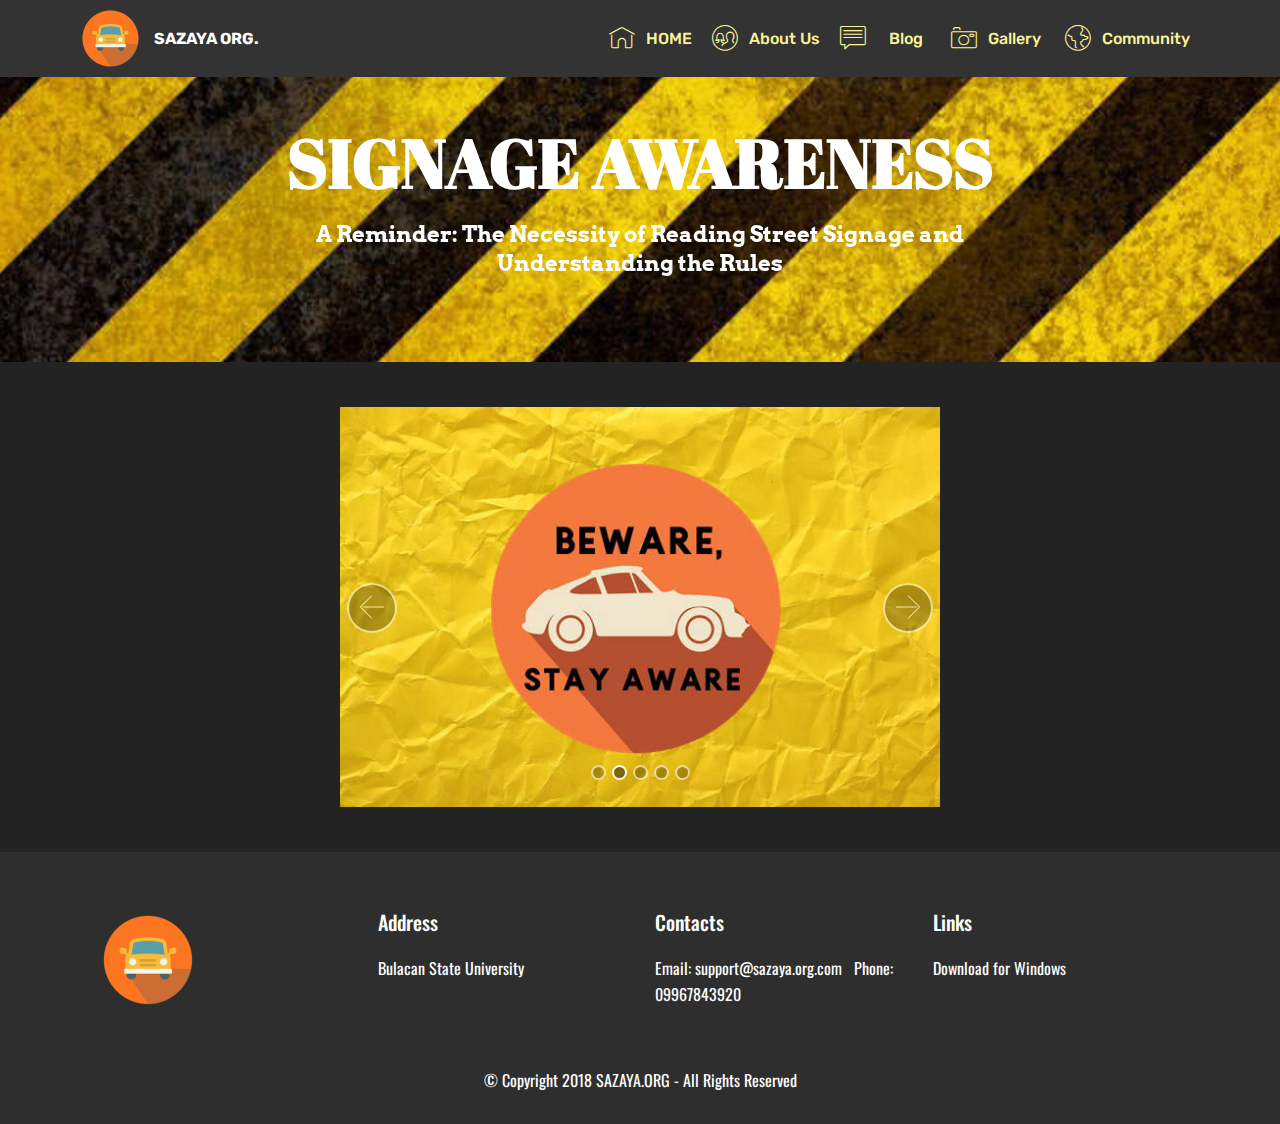
<file: index.html>
<!DOCTYPE html>
<html >
<head>
  <!-- Site made with Mobirise Website Builder v4.8.1, https://mobirise.com -->
  <meta charset="UTF-8">
  <meta http-equiv="X-UA-Compatible" content="IE=edge">
  <meta name="generator" content="Mobirise v4.8.1, mobirise.com">
  <meta name="viewport" content="width=device-width, initial-scale=1, minimum-scale=1">
  <link rel="shortcut icon" href="assets/images/icon-mobil-122x122.png" type="image/x-icon">
  <meta name="description" content="">
  <title>Home</title>
  <link rel="stylesheet" href="assets/web/assets/mobirise-icons/mobirise-icons.css">
  <link rel="stylesheet" href="assets/tether/tether.min.css">
  <link rel="stylesheet" href="assets/bootstrap/css/bootstrap.min.css">
  <link rel="stylesheet" href="assets/bootstrap/css/bootstrap-grid.min.css">
  <link rel="stylesheet" href="assets/bootstrap/css/bootstrap-reboot.min.css">
  <link rel="stylesheet" href="assets/dropdown/css/style.css">
  <link rel="stylesheet" href="assets/socicon/css/styles.css">
  <link rel="stylesheet" href="assets/theme/css/style.css">
  <link rel="stylesheet" href="assets/mobirise/css/mbr-additional.css" type="text/css">
  
  
  
</head>
<body>
  <section class="menu cid-r2cbsIjt5k" once="menu" id="menu1-0">

    

    <nav class="navbar navbar-expand beta-menu navbar-dropdown align-items-center navbar-toggleable-sm">
        <button class="navbar-toggler navbar-toggler-right" type="button" data-toggle="collapse" data-target="#navbarSupportedContent" aria-controls="navbarSupportedContent" aria-expanded="false" aria-label="Toggle navigation">
            <div class="hamburger">
                <span></span>
                <span></span>
                <span></span>
                <span></span>
            </div>
        </button>
        <div class="menu-logo">
            <div class="navbar-brand">
                <span class="navbar-logo">
                    <a href="https://mobirise.com">
                         <img src="assets/images/icon-mobil-122x122.png" alt="Mobirise" title="" style="height: 3.8rem;">
                    </a>
                </span>
                <span class="navbar-caption-wrap"><a class="navbar-caption text-white display-4" href="https://mobirise.com">SAZAYA ORG.</a></span>
            </div>
        </div>
        <div class="collapse navbar-collapse" id="navbarSupportedContent">
            <ul class="navbar-nav nav-dropdown nav-right" data-app-modern-menu="true"><li class="nav-item">
                    <a class="nav-link link text-success display-4" href="index.html">
                        <span class="mbri-home mbr-iconfont mbr-iconfont-btn"></span>
                        HOME</a>
                </li>
                <li class="nav-item">
                    <a class="nav-link link text-success display-4" href="page1.html"><span class="mbri-users mbr-iconfont mbr-iconfont-btn"></span>
                        
                        About Us
                    </a>
                </li><li class="nav-item"><a class="nav-link link text-success display-4" href="page2.html"><span class="mbri-chat mbr-iconfont mbr-iconfont-btn"></span>&nbsp; &nbsp;Blog &nbsp;</a></li><li class="nav-item"><a class="nav-link link text-success display-4" href="page3.html"><span class="mbri-camera mbr-iconfont mbr-iconfont-btn"></span>Gallery&nbsp;</a></li><li class="nav-item"><a class="nav-link link text-success display-4" href="page4.html"><span class="mbri-globe mbr-iconfont mbr-iconfont-btn"></span>Community</a></li></ul>
            
        </div>
    </nav>
</section>

<section class="engine"><a href="https://mobiri.se/l">free site templates</a></section><section class="mbr-section content5 cid-r2ciB9fduT mbr-parallax-background" id="content5-2">

    

    

    <div class="container">
        <div class="media-container-row">
            <div class="title col-12 col-md-8">
                <h2 class="align-center mbr-bold mbr-white pb-3 mbr-fonts-style display-1"><br>SIGNAGE AWARENESS</h2>
                <h3 class="mbr-section-subtitle align-center mbr-light mbr-white pb-3 mbr-fonts-style display-5"><strong>A Reminder: The Necessity of Reading Street Signage and Understanding the Rules</strong></h3>
                
                
            </div>
        </div>
    </div>
</section>

<section class="carousel slide cid-r2cz6DcYx1" data-interval="false" id="slider2-h">

    
    <div class="container content-slider">
        <div class="content-slider-wrap">
            <div><div class="mbr-slider slide carousel" data-pause="true" data-keyboard="false" data-ride="carousel" data-interval="5000"><ol class="carousel-indicators"><li data-app-prevent-settings="" data-target="#slider2-h" data-slide-to="0"></li><li data-app-prevent-settings="" data-target="#slider2-h" class=" active" data-slide-to="1"></li><li data-app-prevent-settings="" data-target="#slider2-h" data-slide-to="2"></li><li data-app-prevent-settings="" data-target="#slider2-h" data-slide-to="3"></li><li data-app-prevent-settings="" data-target="#slider2-h" data-slide-to="4"></li></ol><div class="carousel-inner" role="listbox"><div class="carousel-item slider-fullscreen-image" data-bg-video-slide="false" style="background-image: url(assets/images/472090033-612x612s-612x408.jpg);"><div class="container container-slide"><div class="image_wrapper"><img src="assets/images/472090033-612x612s-612x408.jpg"><div class="carousel-caption justify-content-center"><div class="col-10 align-center"></div></div></div></div></div><div class="carousel-item slider-fullscreen-image active" data-bg-video-slide="false" style="background-image: url(assets/images/472090033-612x612ss-612x408.jpg);"><div class="container container-slide"><div class="image_wrapper"><img src="assets/images/472090033-612x612ss-612x408.jpg"><div class="carousel-caption justify-content-center"><div class="col-10 align-center"></div></div></div></div></div><div class="carousel-item slider-fullscreen-image" data-bg-video-slide="false" style="background-image: url(assets/images/472090033-612x612dd-612x408.jpg);"><div class="container container-slide"><div class="image_wrapper"><img src="assets/images/472090033-612x612dd-612x408.jpg"><div class="carousel-caption justify-content-center"><div class="col-10 align-center"></div></div></div></div></div><div class="carousel-item slider-fullscreen-image" data-bg-video-slide="false" style="background-image: url(assets/images/472090033-612x612ddc-612x408.jpg);"><div class="container container-slide"><div class="image_wrapper"><img src="assets/images/472090033-612x612ddc-612x408.jpg"><div class="carousel-caption justify-content-center"><div class="col-10 align-center"></div></div></div></div></div><div class="carousel-item slider-fullscreen-image" data-bg-video-slide="false" style="background-image: url(assets/images/472090033-612x612ddcf-612x408.jpg);"><div class="container container-slide"><div class="image_wrapper"><img src="assets/images/472090033-612x612ddcf-612x408.jpg"><div class="carousel-caption justify-content-center"><div class="col-10 align-center"></div></div></div></div></div></div><a data-app-prevent-settings="" class="carousel-control carousel-control-prev" role="button" data-slide="prev" href="#slider2-h"><span aria-hidden="true" class="mbri-left mbr-iconfont"></span><span class="sr-only">Previous</span></a><a data-app-prevent-settings="" class="carousel-control carousel-control-next" role="button" data-slide="next" href="#slider2-h"><span aria-hidden="true" class="mbri-right mbr-iconfont"></span><span class="sr-only">Next</span></a></div></div> 
        </div>
    </div>
</section>

<section class="cid-r2Rrarjb08" id="footer1-1b">

    

    

    <div class="container">
        <div class="media-container-row content text-white">
            <div class="col-12 col-md-3">
                <div class="media-wrap">
                    <a href="https://mobirise.com/">
                        <img src="assets/images/icon-mobil-192x192.png" alt="Mobirise" title="">
                    </a>
                </div>
            </div>
            <div class="col-12 col-md-3 mbr-fonts-style display-7">
                <h5 class="pb-3">
                    Address
                </h5>
                <p class="mbr-text">Bulacan State University</p>
            </div>
            <div class="col-12 col-md-3 mbr-fonts-style display-7">
                <h5 class="pb-3">
                    Contacts
                </h5>
                <p class="mbr-text">
                    Email: support@sazaya.org.com &nbsp; Phone: 09967843920 &nbsp; &nbsp; &nbsp; &nbsp; &nbsp; &nbsp; &nbsp; &nbsp; &nbsp; &nbsp;<br></p>
            </div>
            <div class="col-12 col-md-3 mbr-fonts-style display-7">
                <h5 class="pb-3">Links</h5>
                <p class="mbr-text">Download for Windows</p>
            </div>
        </div>
        
    </div>
</section>

<section once="" class="cid-r2JzzITZJJ" id="footer6-r">

    

    

    <div class="container">
        <div class="media-container-row align-center mbr-white">
            <div class="col-12">
                <p class="mbr-text mb-0 mbr-fonts-style display-7">
                    © Copyright 2018 SAZAYA.ORG - All Rights Reserved
                </p>
            </div>
        </div>
    </div>
</section>


  <script src="assets/web/assets/jquery/jquery.min.js"></script>
  <script src="assets/popper/popper.min.js"></script>
  <script src="assets/tether/tether.min.js"></script>
  <script src="assets/bootstrap/js/bootstrap.min.js"></script>
  <script src="assets/smoothscroll/smooth-scroll.js"></script>
  <script src="assets/dropdown/js/script.min.js"></script>
  <script src="assets/parallax/jarallax.min.js"></script>
  <script src="assets/ytplayer/jquery.mb.ytplayer.min.js"></script>
  <script src="assets/vimeoplayer/jquery.mb.vimeo_player.js"></script>
  <script src="assets/bootstrapcarouselswipe/bootstrap-carousel-swipe.js"></script>
  <script src="assets/touchswipe/jquery.touch-swipe.min.js"></script>
  <script src="assets/theme/js/script.js"></script>
  <script src="assets/slidervideo/script.js"></script>
  
  
</body>
</html>
</file>
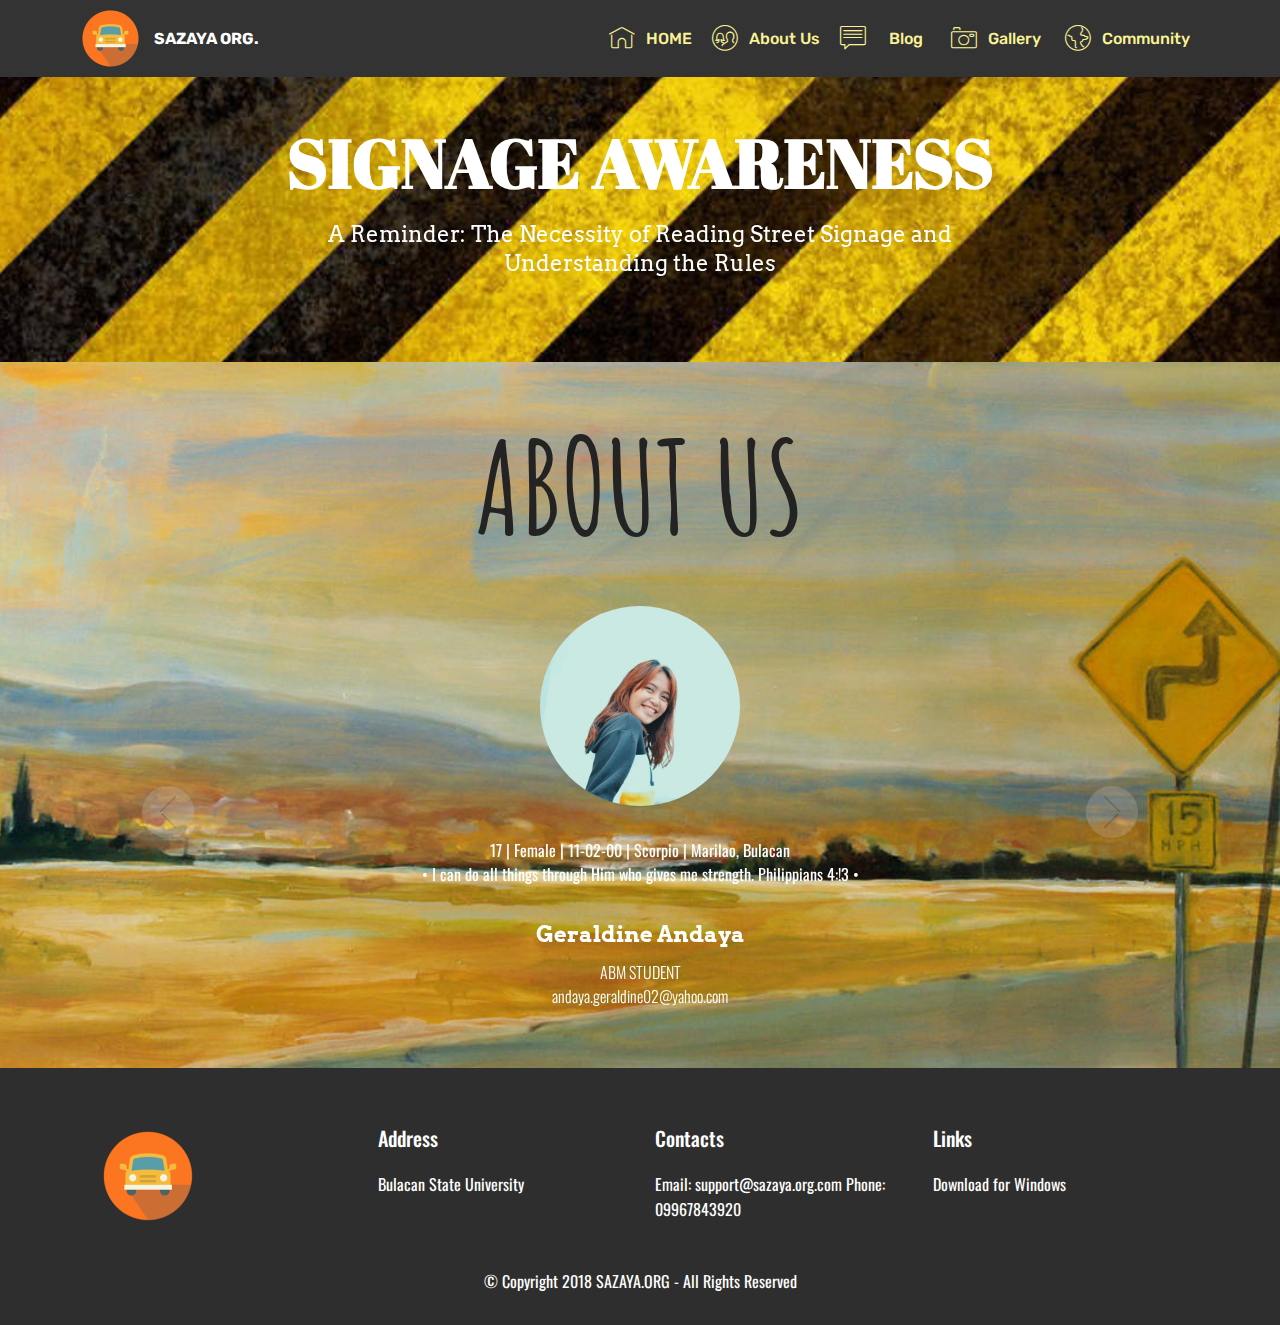
<file: page1.html>
<!DOCTYPE html>
<html >
<head>
  <!-- Site made with Mobirise Website Builder v4.8.1, https://mobirise.com -->
  <meta charset="UTF-8">
  <meta http-equiv="X-UA-Compatible" content="IE=edge">
  <meta name="generator" content="Mobirise v4.8.1, mobirise.com">
  <meta name="viewport" content="width=device-width, initial-scale=1, minimum-scale=1">
  <link rel="shortcut icon" href="assets/images/icon-mobil-122x122.png" type="image/x-icon">
  <meta name="description" content="">
  <title>Page 1</title>
  <link rel="stylesheet" href="assets/web/assets/mobirise-icons/mobirise-icons.css">
  <link rel="stylesheet" href="assets/tether/tether.min.css">
  <link rel="stylesheet" href="assets/bootstrap/css/bootstrap.min.css">
  <link rel="stylesheet" href="assets/bootstrap/css/bootstrap-grid.min.css">
  <link rel="stylesheet" href="assets/bootstrap/css/bootstrap-reboot.min.css">
  <link rel="stylesheet" href="assets/socicon/css/styles.css">
  <link rel="stylesheet" href="assets/dropdown/css/style.css">
  <link rel="stylesheet" href="assets/theme/css/style.css">
  <link rel="stylesheet" href="assets/mobirise/css/mbr-additional.css" type="text/css">
  
  
  
</head>
<body>
  <section class="menu cid-r2cmevxHW3" once="menu" id="menu1-7">

    

    <nav class="navbar navbar-expand beta-menu navbar-dropdown align-items-center navbar-toggleable-sm">
        <button class="navbar-toggler navbar-toggler-right" type="button" data-toggle="collapse" data-target="#navbarSupportedContent" aria-controls="navbarSupportedContent" aria-expanded="false" aria-label="Toggle navigation">
            <div class="hamburger">
                <span></span>
                <span></span>
                <span></span>
                <span></span>
            </div>
        </button>
        <div class="menu-logo">
            <div class="navbar-brand">
                <span class="navbar-logo">
                    <a href="https://mobirise.com">
                         <img src="assets/images/icon-mobil-122x122.png" alt="Mobirise" title="" style="height: 3.8rem;">
                    </a>
                </span>
                <span class="navbar-caption-wrap"><a class="navbar-caption text-white display-4" href="https://mobirise.com">SAZAYA ORG.</a></span>
            </div>
        </div>
        <div class="collapse navbar-collapse" id="navbarSupportedContent">
            <ul class="navbar-nav nav-dropdown nav-right" data-app-modern-menu="true"><li class="nav-item">
                    <a class="nav-link link text-success display-4" href="index.html">
                        <span class="mbri-home mbr-iconfont mbr-iconfont-btn"></span>
                        HOME</a>
                </li>
                <li class="nav-item">
                    <a class="nav-link link text-success display-4" href="page1.html"><span class="mbri-users mbr-iconfont mbr-iconfont-btn"></span>
                        
                        About Us
                    </a>
                </li><li class="nav-item"><a class="nav-link link text-success display-4" href="page2.html"><span class="mbri-chat mbr-iconfont mbr-iconfont-btn"></span>&nbsp; &nbsp;Blog &nbsp;</a></li><li class="nav-item"><a class="nav-link link text-success display-4" href="page3.html"><span class="mbri-camera mbr-iconfont mbr-iconfont-btn"></span>Gallery&nbsp;</a></li><li class="nav-item"><a class="nav-link link text-success display-4" href="page4.html"><span class="mbri-globe mbr-iconfont mbr-iconfont-btn"></span>Community</a></li></ul>
            
        </div>
    </nav>
</section>

<section class="engine"><a href="https://mobiri.se/t">amp template</a></section><section class="mbr-section content5 cid-r2cmexIimJ mbr-parallax-background" id="content5-8">

    

    

    <div class="container">
        <div class="media-container-row">
            <div class="title col-12 col-md-8">
                <h2 class="align-center mbr-bold mbr-white pb-3 mbr-fonts-style display-1"><br>SIGNAGE AWARENESS</h2>
                <h3 class="mbr-section-subtitle align-center mbr-light mbr-white pb-3 mbr-fonts-style display-5">A Reminder: The Necessity of Reading Street Signage and Understanding the Rules</h3>
                
                
            </div>
        </div>
    </div>
</section>

<section class="carousel slide testimonials-slider cid-r2cqRfzItT" id="testimonials-slider1-c">
    
    

    

    <div class="container text-center">
        <h2 class="pb-5 mbr-fonts-style display-2"><font color="#232323"><strong>ABOUT US</strong></font></h2>

        <div class="carousel slide" data-ride="carousel" role="listbox">
            <div class="carousel-inner">
                
                
            <div class="carousel-item">
                    <div class="user col-md-8">
                        <div class="user_image">
                            <img src="assets/images/2018-07-22-10.03.36-3-400x600.jpg" alt="" title="">
                        </div>
                        <div class="user_text pb-3">
                            <p class="mbr-fonts-style display-7">17 | Female | 11-02-00 | Scorpio | Marilao, Bulacan<br>• I can do all things through Him who gives me strength. Philippians 4:!3 •<br></p>
                        </div>
                        <div class="user_name mbr-bold pb-2 mbr-fonts-style display-5">Geraldine Andaya</div>
                        <div class="user_desk mbr-light mbr-fonts-style display-7">ABM STUDENT<br>andaya.geraldine02@yahoo.com</div>
                    </div>
                </div><div class="carousel-item">
                    <div class="user col-md-8">
                        <div class="user_image">
                            <img src="assets/images/img-20180829-210743-400x441.jpg" alt="" title="">
                        </div>
                        <div class="user_text pb-3">
                            <p class="mbr-fonts-style display-7">17 | Female | 05-13-01 | Taurus | Plaridel, Bulacan&nbsp;<br>• Amor Fati •</p>
                        </div>
                        <div class="user_name mbr-bold pb-2 mbr-fonts-style display-5">
                            KRYSS EIRYLLE M. SAYO</div>
                        <div class="user_desk mbr-light mbr-fonts-style display-7">ABM STUDENT<br>krysseiryllesayo@gmail.com</div>
                    </div>
                </div><div class="carousel-item">
                    <div class="user col-md-8">
                        <div class="user_image">
                            <img src="assets/images/30710157-1921461407912330-4412316376736202752-n-400x400.jpg" alt="" title="">
                        </div>
                        <div class="user_text pb-3">
                            <p class="mbr-fonts-style display-7">
                                17 | Female | 07-19-01 | Cancer | Hagonoy, Bulacan&nbsp;<br>• You Only Live Once •&nbsp;</p>
                        </div>
                        <div class="user_name mbr-bold pb-2 mbr-fonts-style display-5">
                            VANESSA MAE R. GONZALES</div>
                        <div class="user_desk mbr-light mbr-fonts-style display-7">
                            ABM STUDENT<br>vanessagonzales1901@gmail.com</div>
                    </div>
                </div></div>

            <div class="carousel-controls">
                <a class="carousel-control-prev" role="button" data-slide="prev">
                  <span aria-hidden="true" class="mbri-arrow-prev mbr-iconfont"></span>
                  <span class="sr-only">Previous</span>
                </a>
                
                <a class="carousel-control-next" role="button" data-slide="next">
                  <span aria-hidden="true" class="mbri-arrow-next mbr-iconfont"></span>
                  <span class="sr-only">Next</span>
                </a>
            </div>
        </div>
    </div>
</section>

<section class="cid-r2RsuiDnvV" id="footer1-1g">

    

    

    <div class="container">
        <div class="media-container-row content text-white">
            <div class="col-12 col-md-3">
                <div class="media-wrap">
                    <a href="https://mobirise.com/">
                        <img src="assets/images/icon-mobil-192x192.png" alt="Mobirise" title="">
                    </a>
                </div>
            </div>
            <div class="col-12 col-md-3 mbr-fonts-style display-7">
                <h5 class="pb-3">
                    Address
                </h5>
                <p class="mbr-text">Bulacan State University</p>
            </div>
            <div class="col-12 col-md-3 mbr-fonts-style display-7">
                <h5 class="pb-3">
                    Contacts
                </h5>
                <p class="mbr-text">Email: support@sazaya.org.com   Phone: 09967843920 &nbsp; &nbsp;</p>
            </div>
            <div class="col-12 col-md-3 mbr-fonts-style display-7">
                <h5 class="pb-3">
                    Links
                </h5>
                <p class="mbr-text">Download for Windows</p>
            </div>
        </div>
        
    </div>
</section>

<section once="" class="cid-r2JzKLdZT4" id="footer6-s">

    

    

    <div class="container">
        <div class="media-container-row align-center mbr-white">
            <div class="col-12">
                <p class="mbr-text mb-0 mbr-fonts-style display-7">
                    © Copyright 2018 SAZAYA.ORG - All Rights Reserved
                </p>
            </div>
        </div>
    </div>
</section>


  <script src="assets/web/assets/jquery/jquery.min.js"></script>
  <script src="assets/popper/popper.min.js"></script>
  <script src="assets/tether/tether.min.js"></script>
  <script src="assets/bootstrap/js/bootstrap.min.js"></script>
  <script src="assets/smoothscroll/smooth-scroll.js"></script>
  <script src="assets/touchswipe/jquery.touch-swipe.min.js"></script>
  <script src="assets/parallax/jarallax.min.js"></script>
  <script src="assets/bootstrapcarouselswipe/bootstrap-carousel-swipe.js"></script>
  <script src="assets/mbr-testimonials-slider/mbr-testimonials-slider.js"></script>
  <script src="assets/dropdown/js/script.min.js"></script>
  <script src="assets/theme/js/script.js"></script>
  
  
</body>
</html>
</file>
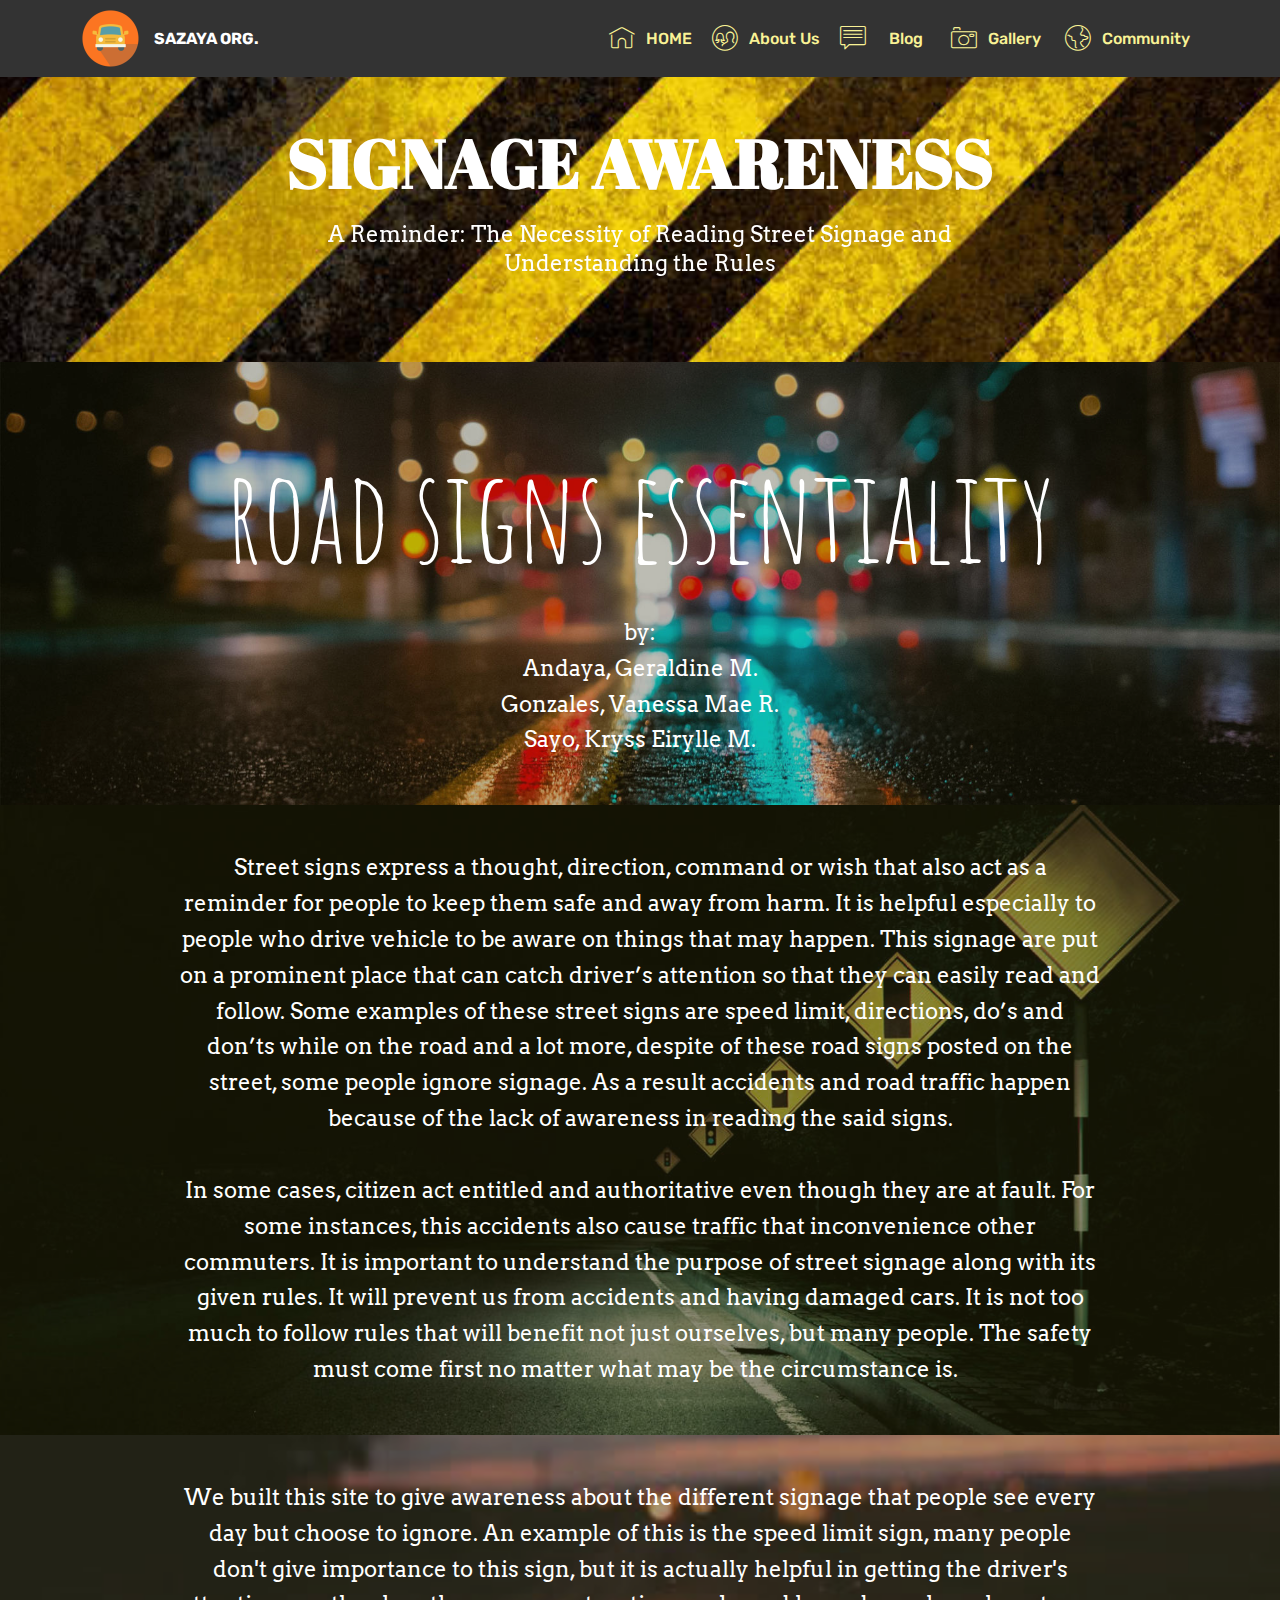
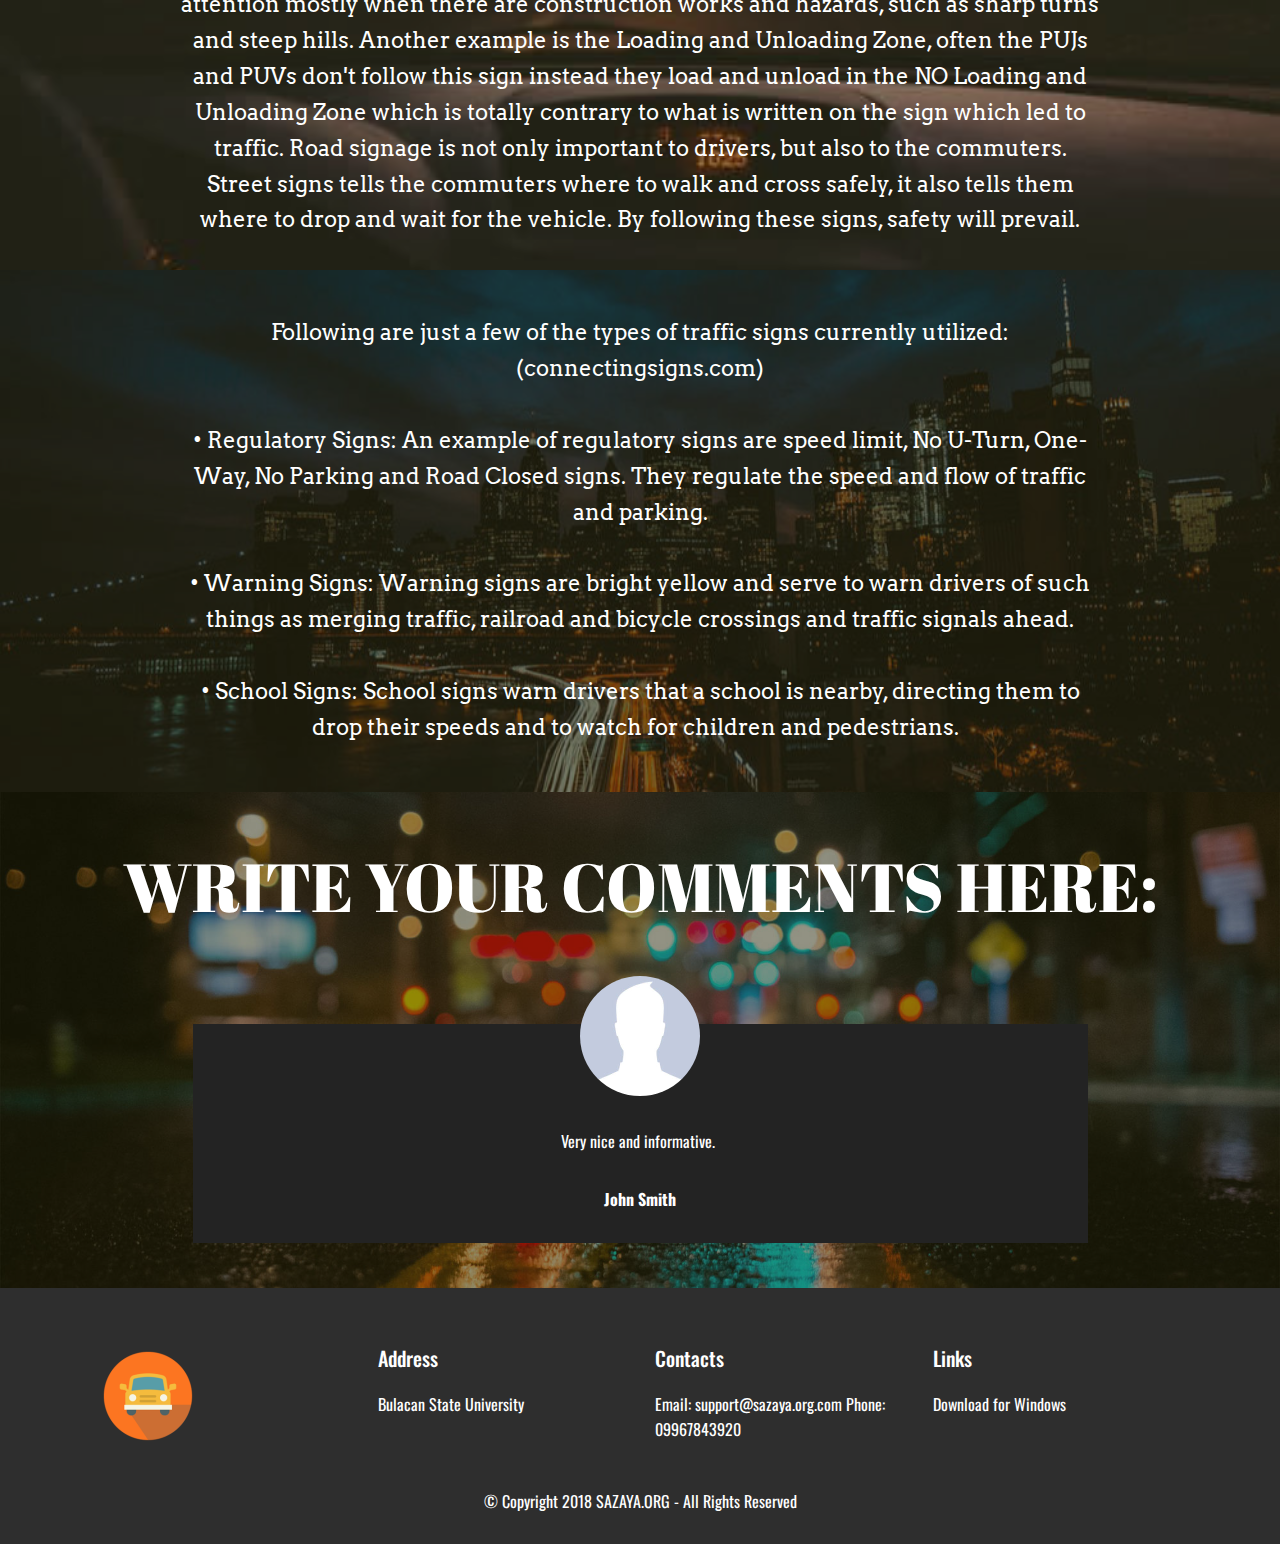
<file: page2.html>
<!DOCTYPE html>
<html >
<head>
  <!-- Site made with Mobirise Website Builder v4.8.1, https://mobirise.com -->
  <meta charset="UTF-8">
  <meta http-equiv="X-UA-Compatible" content="IE=edge">
  <meta name="generator" content="Mobirise v4.8.1, mobirise.com">
  <meta name="viewport" content="width=device-width, initial-scale=1, minimum-scale=1">
  <link rel="shortcut icon" href="assets/images/icon-mobil-122x122.png" type="image/x-icon">
  <meta name="description" content="">
  <title>blog</title>
  <link rel="stylesheet" href="assets/web/assets/mobirise-icons/mobirise-icons.css">
  <link rel="stylesheet" href="assets/tether/tether.min.css">
  <link rel="stylesheet" href="assets/bootstrap/css/bootstrap.min.css">
  <link rel="stylesheet" href="assets/bootstrap/css/bootstrap-grid.min.css">
  <link rel="stylesheet" href="assets/bootstrap/css/bootstrap-reboot.min.css">
  <link rel="stylesheet" href="assets/socicon/css/styles.css">
  <link rel="stylesheet" href="assets/dropdown/css/style.css">
  <link rel="stylesheet" href="assets/theme/css/style.css">
  <link rel="stylesheet" href="assets/mobirise/css/mbr-additional.css" type="text/css">
  
  
  
</head>
<body>
  <section class="menu cid-r2Jucn8muI" once="menu" id="menu1-k">

    

    <nav class="navbar navbar-expand beta-menu navbar-dropdown align-items-center navbar-toggleable-sm">
        <button class="navbar-toggler navbar-toggler-right" type="button" data-toggle="collapse" data-target="#navbarSupportedContent" aria-controls="navbarSupportedContent" aria-expanded="false" aria-label="Toggle navigation">
            <div class="hamburger">
                <span></span>
                <span></span>
                <span></span>
                <span></span>
            </div>
        </button>
        <div class="menu-logo">
            <div class="navbar-brand">
                <span class="navbar-logo">
                    <a href="https://mobirise.com">
                         <img src="assets/images/icon-mobil-122x122.png" alt="Mobirise" title="" style="height: 3.8rem;">
                    </a>
                </span>
                <span class="navbar-caption-wrap"><a class="navbar-caption text-white display-4" href="https://mobirise.com">SAZAYA ORG.</a></span>
            </div>
        </div>
        <div class="collapse navbar-collapse" id="navbarSupportedContent">
            <ul class="navbar-nav nav-dropdown nav-right" data-app-modern-menu="true"><li class="nav-item">
                    <a class="nav-link link text-success display-4" href="index.html">
                        <span class="mbri-home mbr-iconfont mbr-iconfont-btn"></span>
                        HOME</a>
                </li>
                <li class="nav-item">
                    <a class="nav-link link text-success display-4" href="page1.html"><span class="mbri-users mbr-iconfont mbr-iconfont-btn"></span>
                        
                        About Us
                    </a>
                </li><li class="nav-item"><a class="nav-link link text-success display-4" href="page2.html"><span class="mbri-chat mbr-iconfont mbr-iconfont-btn"></span>&nbsp; &nbsp;Blog &nbsp;</a></li><li class="nav-item"><a class="nav-link link text-success display-4" href="page3.html"><span class="mbri-camera mbr-iconfont mbr-iconfont-btn"></span>Gallery&nbsp;</a></li><li class="nav-item"><a class="nav-link link text-success display-4" href="page4.html"><span class="mbri-globe mbr-iconfont mbr-iconfont-btn"></span>Community</a></li></ul>
            
        </div>
    </nav>
</section>

<section class="engine"><a href="https://mobiri.se/o">free portfolio website templates</a></section><section class="mbr-section content5 cid-r2JucnUAB6 mbr-parallax-background" id="content5-l">

    

    

    <div class="container">
        <div class="media-container-row">
            <div class="title col-12 col-md-8">
                <h2 class="align-center mbr-bold mbr-white pb-3 mbr-fonts-style display-1"><br>SIGNAGE AWARENESS</h2>
                <h3 class="mbr-section-subtitle align-center mbr-light mbr-white pb-3 mbr-fonts-style display-5">A Reminder: The Necessity of Reading Street Signage and Understanding the Rules</h3>
                
                
            </div>
        </div>
    </div>
</section>

<section class="header5 cid-r40b21JdQq" id="header5-1h">

    

    <div class="mbr-overlay" style="opacity: 0.3; background-color: rgb(38, 38, 8);">
    </div>
    <div class="container">
        <div class="row justify-content-center">
            <div class="mbr-white col-md-10">
                <h1 class="mbr-section-title align-center pb-3 mbr-fonts-style display-2">road signs essentiality</h1>
                <p class="mbr-text align-center display-5 pb-3 mbr-fonts-style">by:<br>Andaya, Geraldine M.<br>Gonzales, Vanessa Mae R.<br>Sayo, Kryss Eirylle M.</p>
                
            </div>
        </div>
    </div>

    
</section>

<section class="header5 cid-r40dzG2rhW" id="header5-1i">

    

    <div class="mbr-overlay" style="opacity: 0.5; background-color: rgb(38, 38, 8);">
    </div>
    <div class="container">
        <div class="row justify-content-center">
            <div class="mbr-white col-md-10">
                
                <p class="mbr-text align-center display-5 pb-3 mbr-fonts-style">Street signs express a thought, direction, command or wish that also act as a reminder for people to keep them safe and away from harm. It is helpful especially to people who drive vehicle to be aware on things that may happen. This signage are put on a prominent place that can catch driver’s attention so that they can easily read and follow. Some examples of these street signs are speed limit, directions, do’s and don’ts while on the road and a lot more, despite of these road signs posted on the street, some people ignore signage. As a result accidents and road traffic happen because of the lack of awareness in reading the said signs. 
<br>                 <br>In some cases, citizen act entitled and authoritative even though they are at fault. For some instances, this accidents also cause traffic that inconvenience other commuters. It is important to understand the purpose of street signage along with its given rules. It will prevent us from accidents and having damaged cars. It is not too much to follow rules that will benefit not just ourselves, but many people. The safety must come first no matter what may be the circumstance is.  &nbsp;</p>
                
            </div>
        </div>
    </div>

    
</section>

<section class="header5 cid-r40iyA8oL7" id="header5-1j">

    

    <div class="mbr-overlay" style="opacity: 0.4; background-color: rgb(38, 38, 8);">
    </div>
    <div class="container">
        <div class="row justify-content-center">
            <div class="mbr-white col-md-10">
                
                <p class="mbr-text align-center display-5 pb-3 mbr-fonts-style">
                   We built this site to give awareness about the different signage that people see every day but choose to ignore. An example of this is the speed limit sign, many people don't give importance to this sign, but it is actually helpful in getting the driver's attention mostly when there are construction works and hazards, such as sharp turns and steep hills. Another example is the Loading and Unloading Zone, often the PUJs and PUVs don't follow this sign instead they load and unload in the NO Loading and Unloading Zone which is totally contrary to what is written on the sign which led to traffic. Road signage is not only important to drivers, but also to the commuters. Street signs tells the commuters where to walk and cross safely, it also tells them where to drop and wait for the vehicle. By following these signs, safety will prevail.
                </p>
                
            </div>
        </div>
    </div>

    
</section>

<section class="header5 cid-r40ktfirz9" id="header5-1k">

    

    <div class="mbr-overlay" style="opacity: 0.6; background-color: rgb(38, 38, 8);">
    </div>
    <div class="container">
        <div class="row justify-content-center">
            <div class="mbr-white col-md-10">
                
                <p class="mbr-text align-center display-5 pb-3 mbr-fonts-style">Following are just a few of the types of traffic signs currently utilized: (connectingsigns.com) 
<br>
<br>• Regulatory Signs: An example of regulatory signs are speed limit, No U-Turn, One-Way, No Parking and Road Closed signs. They regulate the speed and flow of traffic and parking. 
<br>
<br>• Warning Signs: Warning signs are bright yellow and serve to warn drivers of such things as merging traffic, railroad and bicycle crossings and traffic signals ahead. 
<br>
<br>• School Signs: School signs warn drivers that a school is nearby, directing them to drop their speeds and to watch for children and pedestrians. &nbsp;<br></p>
                
            </div>
        </div>
    </div>

    
</section>

<section class="testimonials5 cid-r40roW8Qa8" id="testimonials5-1n">

    

    <div class="mbr-overlay" style="opacity: 0.5; background-color: rgb(38, 38, 8);">
    </div>
    <div class="container">
        <div class="media-container-row">
            <div class="title col-12 align-center">
                <h2 class="pb-3 mbr-fonts-style display-1">WRITE YOUR COMMENTS HERE:</h2>
                
            </div>
        </div>
    </div>

    <div class="container">
        <div class="media-container-column">
            

            
        <div class="mbr-testimonial align-center col-12 col-md-10">
                <div class="panel-item">
                    <div class="card-block">
                        <div class="testimonial-photo">
                            <img src="assets/images/unknown-profile-1-240x240.jpg" alt="" title="">
                        </div>
                        <p class="mbr-text mbr-fonts-style mbr-white display-7">
                           Very nice and informative.&nbsp;</p>
                    </div>
                    <div class="card-footer">
                        <div class="mbr-author-name mbr-bold mbr-fonts-style mbr-white display-7">John Smith</div>
                        
                    </div>
                </div>
            </div></div>
    </div>   
</section>

<section class="cid-r2RrVXFi01" id="footer1-1d">

    

    

    <div class="container">
        <div class="media-container-row content text-white">
            <div class="col-12 col-md-3">
                <div class="media-wrap">
                    <a href="https://mobirise.com/">
                        <img src="assets/images/icon-mobil-192x192.png" alt="Mobirise" title="">
                    </a>
                </div>
            </div>
            <div class="col-12 col-md-3 mbr-fonts-style display-7">
                <h5 class="pb-3">
                    Address
                </h5>
                <p class="mbr-text">Bulacan State University</p>
            </div>
            <div class="col-12 col-md-3 mbr-fonts-style display-7">
                <h5 class="pb-3">
                    Contacts
                </h5>
                <p class="mbr-text">Email: support@sazaya.org.com   Phone: 09967843920 &nbsp; &nbsp;</p>
            </div>
            <div class="col-12 col-md-3 mbr-fonts-style display-7">
                <h5 class="pb-3">
                    Links
                </h5>
                <p class="mbr-text">Download for Windows</p>
            </div>
        </div>
        
    </div>
</section>

<section once="" class="cid-r2Rsh0RQBA" id="footer6-1e">

    

    

    <div class="container">
        <div class="media-container-row align-center mbr-white">
            <div class="col-12">
                <p class="mbr-text mb-0 mbr-fonts-style display-7">
                    © Copyright 2018 SAZAYA.ORG - All Rights Reserved
                </p>
            </div>
        </div>
    </div>
</section>


  <script src="assets/web/assets/jquery/jquery.min.js"></script>
  <script src="assets/popper/popper.min.js"></script>
  <script src="assets/tether/tether.min.js"></script>
  <script src="assets/bootstrap/js/bootstrap.min.js"></script>
  <script src="assets/dropdown/js/script.min.js"></script>
  <script src="assets/touchswipe/jquery.touch-swipe.min.js"></script>
  <script src="assets/parallax/jarallax.min.js"></script>
  <script src="assets/smoothscroll/smooth-scroll.js"></script>
  <script src="assets/theme/js/script.js"></script>
  
  
</body>
</html>
</file>
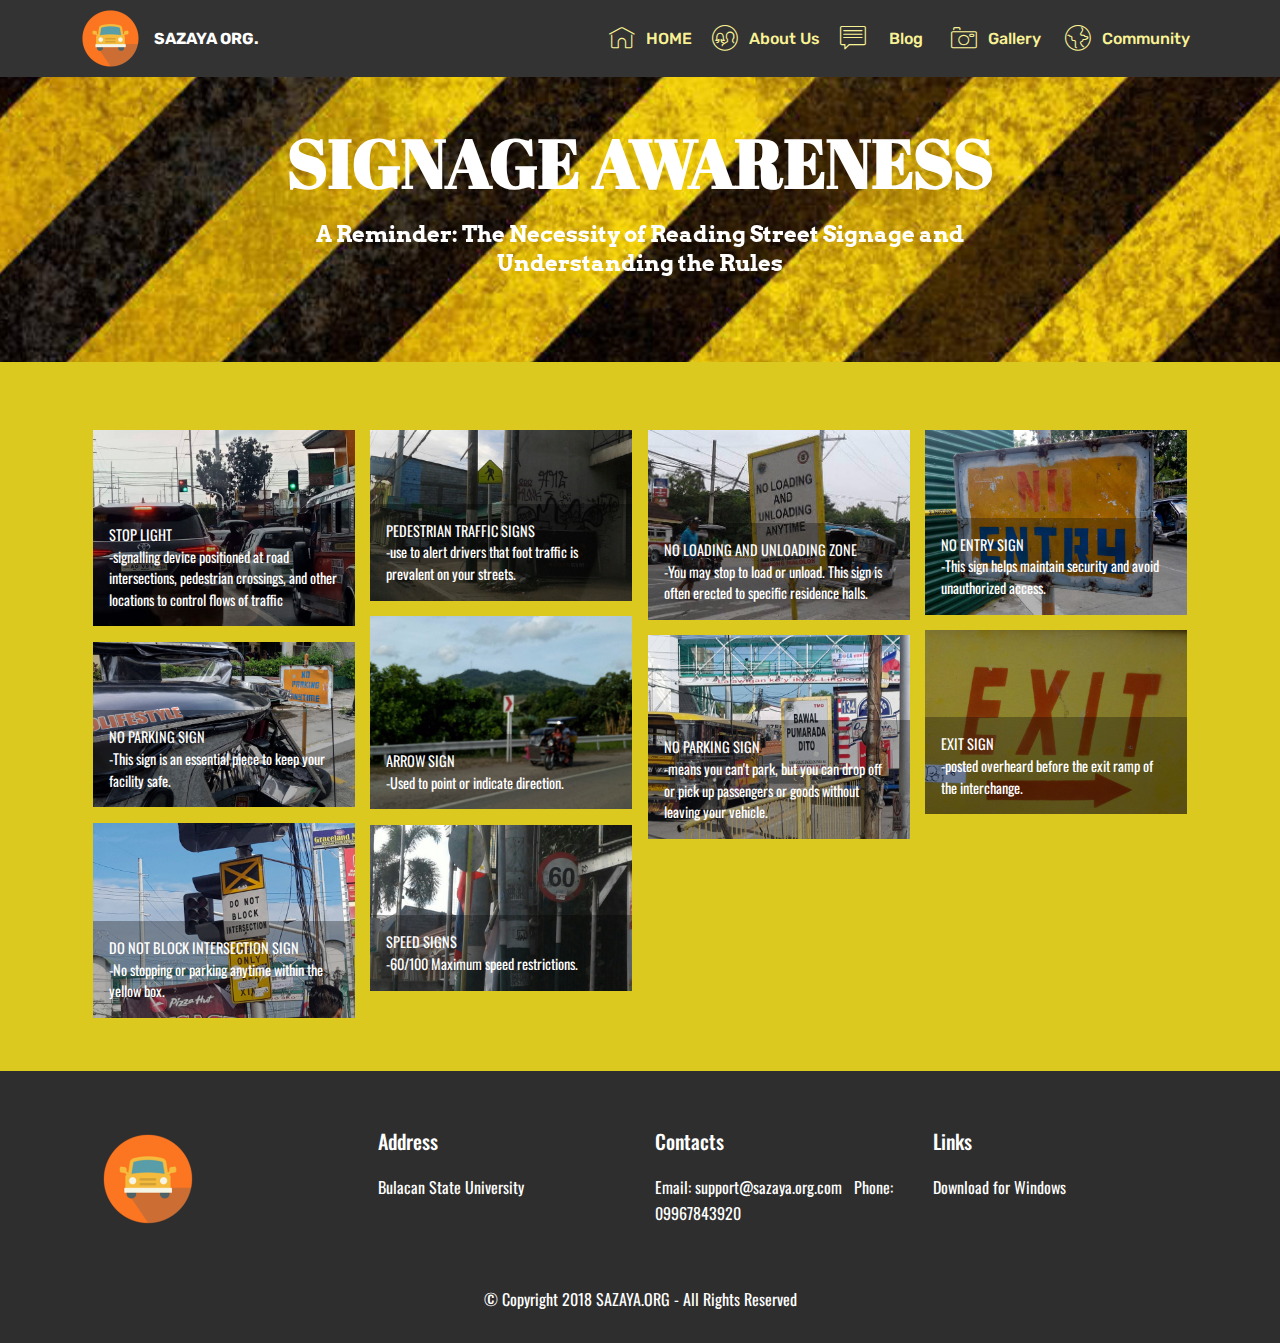
<file: page3.html>
<!DOCTYPE html>
<html >
<head>
  <!-- Site made with Mobirise Website Builder v4.8.1, https://mobirise.com -->
  <meta charset="UTF-8">
  <meta http-equiv="X-UA-Compatible" content="IE=edge">
  <meta name="generator" content="Mobirise v4.8.1, mobirise.com">
  <meta name="viewport" content="width=device-width, initial-scale=1, minimum-scale=1">
  <link rel="shortcut icon" href="assets/images/icon-mobil-122x122.png" type="image/x-icon">
  <meta name="description" content="">
  <title>gallery</title>
  <link rel="stylesheet" href="assets/web/assets/mobirise-icons/mobirise-icons.css">
  <link rel="stylesheet" href="assets/tether/tether.min.css">
  <link rel="stylesheet" href="assets/bootstrap/css/bootstrap.min.css">
  <link rel="stylesheet" href="assets/bootstrap/css/bootstrap-grid.min.css">
  <link rel="stylesheet" href="assets/bootstrap/css/bootstrap-reboot.min.css">
  <link rel="stylesheet" href="assets/dropdown/css/style.css">
  <link rel="stylesheet" href="assets/socicon/css/styles.css">
  <link rel="stylesheet" href="assets/theme/css/style.css">
  <link rel="stylesheet" href="assets/gallery/style.css">
  <link rel="stylesheet" href="assets/mobirise/css/mbr-additional.css" type="text/css">
  
  
  
</head>
<body>
  <section class="menu cid-r40xzN6HT6" once="menu" id="menu1-1u">

    

    <nav class="navbar navbar-expand beta-menu navbar-dropdown align-items-center navbar-toggleable-sm">
        <button class="navbar-toggler navbar-toggler-right" type="button" data-toggle="collapse" data-target="#navbarSupportedContent" aria-controls="navbarSupportedContent" aria-expanded="false" aria-label="Toggle navigation">
            <div class="hamburger">
                <span></span>
                <span></span>
                <span></span>
                <span></span>
            </div>
        </button>
        <div class="menu-logo">
            <div class="navbar-brand">
                <span class="navbar-logo">
                    <a href="https://mobirise.com">
                         <img src="assets/images/icon-mobil-122x122.png" alt="Mobirise" title="" style="height: 3.8rem;">
                    </a>
                </span>
                <span class="navbar-caption-wrap"><a class="navbar-caption text-white display-4" href="https://mobirise.com">SAZAYA ORG.</a></span>
            </div>
        </div>
        <div class="collapse navbar-collapse" id="navbarSupportedContent">
            <ul class="navbar-nav nav-dropdown nav-right" data-app-modern-menu="true"><li class="nav-item">
                    <a class="nav-link link text-success display-4" href="index.html">
                        <span class="mbri-home mbr-iconfont mbr-iconfont-btn"></span>
                        HOME</a>
                </li>
                <li class="nav-item">
                    <a class="nav-link link text-success display-4" href="page1.html"><span class="mbri-users mbr-iconfont mbr-iconfont-btn"></span>
                        
                        About Us
                    </a>
                </li><li class="nav-item"><a class="nav-link link text-success display-4" href="page2.html"><span class="mbri-chat mbr-iconfont mbr-iconfont-btn"></span>&nbsp; &nbsp;Blog &nbsp;</a></li><li class="nav-item"><a class="nav-link link text-success display-4" href="page3.html"><span class="mbri-camera mbr-iconfont mbr-iconfont-btn"></span>Gallery&nbsp;</a></li><li class="nav-item"><a class="nav-link link text-success display-4" href="page4.html"><span class="mbri-globe mbr-iconfont mbr-iconfont-btn"></span>Community</a></li></ul>
            
        </div>
    </nav>
</section>

<section class="engine"><a href="https://mobiri.se/p">website templates free download</a></section><section class="mbr-section content5 cid-r40xzOEWb3 mbr-parallax-background" id="content5-1v">

    

    

    <div class="container">
        <div class="media-container-row">
            <div class="title col-12 col-md-8">
                <h2 class="align-center mbr-bold mbr-white pb-3 mbr-fonts-style display-1"><br>SIGNAGE AWARENESS</h2>
                <h3 class="mbr-section-subtitle align-center mbr-light mbr-white pb-3 mbr-fonts-style display-5"><strong>A Reminder: The Necessity of Reading Street Signage and Understanding the Rules</strong></h3>
                
                
            </div>
        </div>
    </div>
</section>

<section class="mbr-gallery mbr-slider-carousel cid-r43doihtml" id="gallery1-28">

    

    <div class="container">
        <div><!-- Filter --><!-- Gallery --><div class="mbr-gallery-row"><div class="mbr-gallery-layout-default"><div><div><div class="mbr-gallery-item mbr-gallery-item--p1" data-video-url="false" data-tags="Animated"><div href="#lb-gallery1-28" data-slide-to="0" data-toggle="modal"><img src="assets/images/41866215-2083173798659728-130765854194270208-n-960x720-800x600.jpg" alt="" title=""><span class="icon-focus"></span><span class="mbr-gallery-title mbr-fonts-style display-7">STOP LIGHT&nbsp;<br>-signalling device positioned at road intersections, pedestrian crossings, and other locations to control flows of traffic&nbsp;</span></div></div><div class="mbr-gallery-item mbr-gallery-item--p1" data-video-url="false" data-tags="Animated"><div href="#lb-gallery1-28" data-slide-to="1" data-toggle="modal"><img src="assets/images/20180919-073341-1-1440x937-800x521.jpg" alt="" title=""><span class="icon-focus"></span><span class="mbr-gallery-title mbr-fonts-style display-7">PEDESTRIAN TRAFFIC SIGNS<br>-use to alert drivers that foot traffic is prevalent on your streets.</span></div></div><div class="mbr-gallery-item mbr-gallery-item--p1" data-video-url="false" data-tags="Animated"><div href="#lb-gallery1-28" data-slide-to="2" data-toggle="modal"><img src="assets/images/41947514-881607072009876-7326882296198332416-n-1-540x960-539x391.jpg" alt="" title=""><span class="icon-focus"></span><span class="mbr-gallery-title mbr-fonts-style display-7">NO LOADING AND UNLOADING ZONE<br>-You may stop to load or unload. This sign is often erected to specific residence halls.</span></div></div><div class="mbr-gallery-item mbr-gallery-item--p1" data-video-url="false" data-tags="Animated"><div href="#lb-gallery1-28" data-slide-to="3" data-toggle="modal"><img src="assets/images/lrm-export-20180912-215825-2000x1410-800x564.jpg" alt="" title=""><span class="icon-focus"></span><span class="mbr-gallery-title mbr-fonts-style display-7">NO ENTRY SIGN<br>-This sign helps maintain security and avoid unauthorized access.</span></div></div><div class="mbr-gallery-item mbr-gallery-item--p1" data-video-url="false" data-tags="Animated"><div href="#lb-gallery1-28" data-slide-to="4" data-toggle="modal"><img src="assets/images/lrm-export-20180912-215821-1638x2048-800x591.jpg" alt="" title=""><span class="icon-focus"></span><span class="mbr-gallery-title mbr-fonts-style display-7">ARROW SIGN<br>-Used to point or indicate direction.&nbsp;</span></div></div><div class="mbr-gallery-item mbr-gallery-item--p1" data-video-url="false" data-tags="Animated"><div href="#lb-gallery1-28" data-slide-to="5" data-toggle="modal"><img src="assets/images/lrm-export-20180912-215804-2000x1125-800x563.jpg" alt="" title=""><span class="icon-focus"></span><span class="mbr-gallery-title mbr-fonts-style display-7">EXIT SIGN<br>-posted overheard before the exit ramp of the interchange.</span></div></div><div class="mbr-gallery-item mbr-gallery-item--p1" data-video-url="false" data-tags="Animated"><div href="#lb-gallery1-28" data-slide-to="6" data-toggle="modal"><img src="assets/images/20180919-83053-2000x1557-800x623.jpg" alt="" title=""><span class="icon-focus"></span><span class="mbr-gallery-title mbr-fonts-style display-7">NO PARKING SIGN<br>-means you can't park, but you can drop off or pick up passengers or goods without leaving your vehicle.</span></div></div><div class="mbr-gallery-item mbr-gallery-item--p1" data-video-url="false" data-tags="Animated"><div href="#lb-gallery1-28" data-slide-to="7" data-toggle="modal"><img src="assets/images/lrm-export-20180912-215855-2000x1262-800x505.jpg" alt="" title=""><span class="icon-focus"></span><span class="mbr-gallery-title mbr-fonts-style display-7">NO PARKING SIGN<br>-This sign is an essential piece to keep your facility safe.</span></div></div><div class="mbr-gallery-item mbr-gallery-item--p1" data-video-url="false" data-tags="Animated"><div href="#lb-gallery1-28" data-slide-to="8" data-toggle="modal"><img src="assets/images/20180919-083038s-2000x1491-800x596.jpg" alt="" title=""><span class="icon-focus"></span><span class="mbr-gallery-title mbr-fonts-style display-7">DO NOT BLOCK INTERSECTION SIGN<br>-No stopping or parking anytime within the yellow box.&nbsp;</span></div></div><div class="mbr-gallery-item mbr-gallery-item--p1" data-video-url="false" data-tags="Animated"><div href="#lb-gallery1-28" data-slide-to="9" data-toggle="modal"><img src="assets/images/20180919-073400-1-1-1088x688-800x506.jpg" alt="" title=""><span class="icon-focus"></span><span class="mbr-gallery-title mbr-fonts-style display-7">SPEED SIGNS<br>-60/100 Maximum speed restrictions.&nbsp;</span></div></div></div></div><div class="clearfix"></div></div></div><!-- Lightbox --><div data-app-prevent-settings="" class="mbr-slider modal fade carousel slide" tabindex="-1" data-keyboard="true" data-interval="false" id="lb-gallery1-28"><div class="modal-dialog"><div class="modal-content"><div class="modal-body"><div class="carousel-inner"><div class="carousel-item"><img src="assets/images/41866215-2083173798659728-130765854194270208-n-960x720.jpg" alt="" title=""></div><div class="carousel-item"><img src="assets/images/20180919-073341-1-1440x937.jpg" alt="" title=""></div><div class="carousel-item"><img src="assets/images/41947514-881607072009876-7326882296198332416-n-1-540x960.jpg" alt="" title=""></div><div class="carousel-item"><img src="assets/images/lrm-export-20180912-215825-2000x1410.jpg" alt="" title=""></div><div class="carousel-item"><img src="assets/images/lrm-export-20180912-215821-1638x2048.jpg" alt="" title=""></div><div class="carousel-item"><img src="assets/images/lrm-export-20180912-215804-2000x1125.jpg" alt="" title=""></div><div class="carousel-item"><img src="assets/images/20180919-83053-2000x1557.jpg" alt="" title=""></div><div class="carousel-item"><img src="assets/images/lrm-export-20180912-215855-2000x1262.jpg" alt="" title=""></div><div class="carousel-item"><img src="assets/images/20180919-083038s-2000x1491.jpg" alt="" title=""></div><div class="carousel-item active"><img src="assets/images/20180919-073400-1-1-1088x688.jpg" alt="" title=""></div></div><a class="carousel-control carousel-control-prev" role="button" data-slide="prev" href="#lb-gallery1-28"><span class="mbri-left mbr-iconfont" aria-hidden="true"></span><span class="sr-only">Previous</span></a><a class="carousel-control carousel-control-next" role="button" data-slide="next" href="#lb-gallery1-28"><span class="mbri-right mbr-iconfont" aria-hidden="true"></span><span class="sr-only">Next</span></a><a class="close" href="#" role="button" data-dismiss="modal"><span class="sr-only">Close</span></a></div></div></div></div></div>
    </div>

</section>

<section class="cid-r40xzRw5S9" id="footer1-1x">

    

    

    <div class="container">
        <div class="media-container-row content text-white">
            <div class="col-12 col-md-3">
                <div class="media-wrap">
                    <a href="https://mobirise.com/">
                        <img src="assets/images/icon-mobil-192x192.png" alt="Mobirise" title="">
                    </a>
                </div>
            </div>
            <div class="col-12 col-md-3 mbr-fonts-style display-7">
                <h5 class="pb-3">
                    Address
                </h5>
                <p class="mbr-text">Bulacan State University</p>
            </div>
            <div class="col-12 col-md-3 mbr-fonts-style display-7">
                <h5 class="pb-3">
                    Contacts
                </h5>
                <p class="mbr-text">
                    Email: support@sazaya.org.com &nbsp; Phone: 09967843920 &nbsp; &nbsp; &nbsp; &nbsp; &nbsp; &nbsp; &nbsp; &nbsp; &nbsp; &nbsp;<br></p>
            </div>
            <div class="col-12 col-md-3 mbr-fonts-style display-7">
                <h5 class="pb-3">Links</h5>
                <p class="mbr-text">Download for Windows</p>
            </div>
        </div>
        
    </div>
</section>

<section once="" class="cid-r40xzTfJI4" id="footer6-1y">

    

    

    <div class="container">
        <div class="media-container-row align-center mbr-white">
            <div class="col-12">
                <p class="mbr-text mb-0 mbr-fonts-style display-7">
                    © Copyright 2018 SAZAYA.ORG - All Rights Reserved
                </p>
            </div>
        </div>
    </div>
</section>


  <script src="assets/web/assets/jquery/jquery.min.js"></script>
  <script src="assets/popper/popper.min.js"></script>
  <script src="assets/tether/tether.min.js"></script>
  <script src="assets/bootstrap/js/bootstrap.min.js"></script>
  <script src="assets/smoothscroll/smooth-scroll.js"></script>
  <script src="assets/dropdown/js/script.min.js"></script>
  <script src="assets/touchswipe/jquery.touch-swipe.min.js"></script>
  <script src="assets/masonry/masonry.pkgd.min.js"></script>
  <script src="assets/imagesloaded/imagesloaded.pkgd.min.js"></script>
  <script src="assets/bootstrapcarouselswipe/bootstrap-carousel-swipe.js"></script>
  <script src="assets/vimeoplayer/jquery.mb.vimeo_player.js"></script>
  <script src="assets/parallax/jarallax.min.js"></script>
  <script src="assets/theme/js/script.js"></script>
  <script src="assets/gallery/player.min.js"></script>
  <script src="assets/gallery/script.js"></script>
  <script src="assets/slidervideo/script.js"></script>
  
  
</body>
</html>
</file>
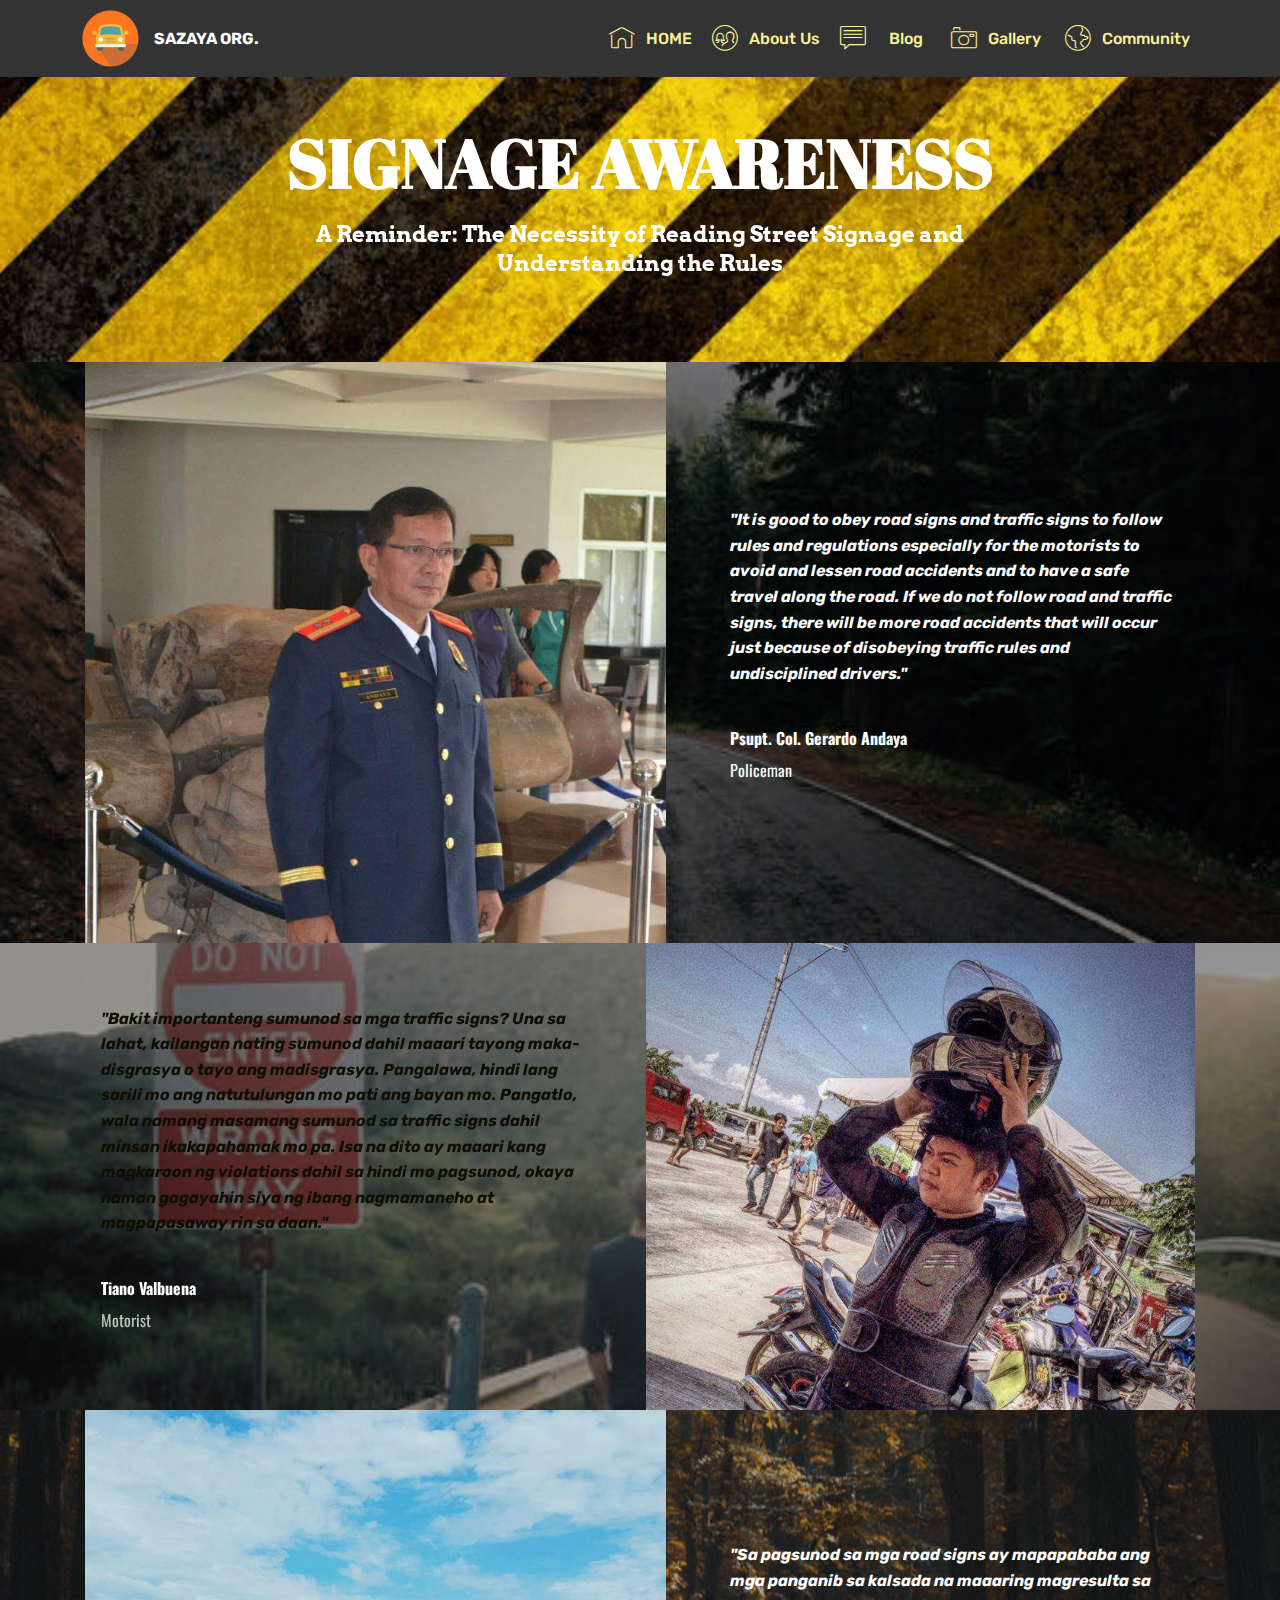
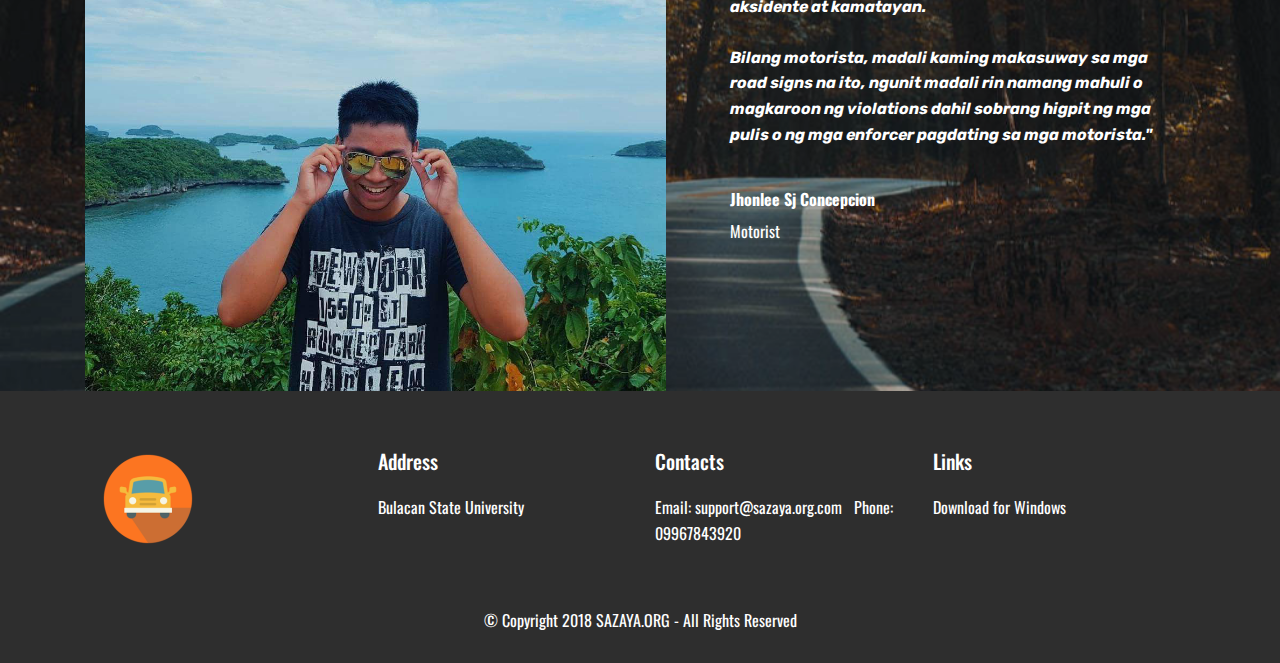
<file: page4.html>
<!DOCTYPE html>
<html >
<head>
  <!-- Site made with Mobirise Website Builder v4.8.1, https://mobirise.com -->
  <meta charset="UTF-8">
  <meta http-equiv="X-UA-Compatible" content="IE=edge">
  <meta name="generator" content="Mobirise v4.8.1, mobirise.com">
  <meta name="viewport" content="width=device-width, initial-scale=1, minimum-scale=1">
  <link rel="shortcut icon" href="assets/images/icon-mobil-122x122.png" type="image/x-icon">
  <meta name="description" content="">
  <title>community</title>
  <link rel="stylesheet" href="assets/web/assets/mobirise-icons/mobirise-icons.css">
  <link rel="stylesheet" href="assets/tether/tether.min.css">
  <link rel="stylesheet" href="assets/bootstrap/css/bootstrap.min.css">
  <link rel="stylesheet" href="assets/bootstrap/css/bootstrap-grid.min.css">
  <link rel="stylesheet" href="assets/bootstrap/css/bootstrap-reboot.min.css">
  <link rel="stylesheet" href="assets/socicon/css/styles.css">
  <link rel="stylesheet" href="assets/dropdown/css/style.css">
  <link rel="stylesheet" href="assets/theme/css/style.css">
  <link rel="stylesheet" href="assets/mobirise/css/mbr-additional.css" type="text/css">
  
  
  
</head>
<body>
  <section class="menu cid-r40AHP2iWw" once="menu" id="menu1-23">

    

    <nav class="navbar navbar-expand beta-menu navbar-dropdown align-items-center navbar-toggleable-sm">
        <button class="navbar-toggler navbar-toggler-right" type="button" data-toggle="collapse" data-target="#navbarSupportedContent" aria-controls="navbarSupportedContent" aria-expanded="false" aria-label="Toggle navigation">
            <div class="hamburger">
                <span></span>
                <span></span>
                <span></span>
                <span></span>
            </div>
        </button>
        <div class="menu-logo">
            <div class="navbar-brand">
                <span class="navbar-logo">
                    <a href="https://mobirise.com">
                         <img src="assets/images/icon-mobil-122x122.png" alt="Mobirise" title="" style="height: 3.8rem;">
                    </a>
                </span>
                <span class="navbar-caption-wrap"><a class="navbar-caption text-white display-4" href="https://mobirise.com">SAZAYA ORG.</a></span>
            </div>
        </div>
        <div class="collapse navbar-collapse" id="navbarSupportedContent">
            <ul class="navbar-nav nav-dropdown nav-right" data-app-modern-menu="true"><li class="nav-item">
                    <a class="nav-link link text-success display-4" href="index.html">
                        <span class="mbri-home mbr-iconfont mbr-iconfont-btn"></span>
                        HOME</a>
                </li>
                <li class="nav-item">
                    <a class="nav-link link text-success display-4" href="page1.html"><span class="mbri-users mbr-iconfont mbr-iconfont-btn"></span>
                        
                        About Us
                    </a>
                </li><li class="nav-item"><a class="nav-link link text-success display-4" href="page2.html"><span class="mbri-chat mbr-iconfont mbr-iconfont-btn"></span>&nbsp; &nbsp;Blog &nbsp;</a></li><li class="nav-item"><a class="nav-link link text-success display-4" href="page3.html"><span class="mbri-camera mbr-iconfont mbr-iconfont-btn"></span>Gallery&nbsp;</a></li><li class="nav-item"><a class="nav-link link text-success display-4" href="page4.html"><span class="mbri-globe mbr-iconfont mbr-iconfont-btn"></span>Community</a></li></ul>
            
        </div>
    </nav>
</section>

<section class="engine"><a href="https://mobiri.se/r">bootstrap templates</a></section><section class="mbr-section content5 cid-r40AHRnyGB mbr-parallax-background" id="content5-24">

    

    

    <div class="container">
        <div class="media-container-row">
            <div class="title col-12 col-md-8">
                <h2 class="align-center mbr-bold mbr-white pb-3 mbr-fonts-style display-1"><br>SIGNAGE AWARENESS</h2>
                <h3 class="mbr-section-subtitle align-center mbr-light mbr-white pb-3 mbr-fonts-style display-5"><strong>A Reminder: The Necessity of Reading Street Signage and Understanding the Rules</strong></h3>
                
                
            </div>
        </div>
    </div>
</section>

<section class="testimonials2 cid-r43ih6gAul" id="testimonials2-29">

    

    <div class="mbr-overlay" style="opacity: 0.5; background-color: rgb(0, 0, 0);">
    </div>

    <div class="container">
        <div class="media-container-row">
            <div class="mbr-figure pr-lg-5" style="width: 130%;">
              <img src="assets/images/fb-img-1537315975821-1092x1092.jpg" alt="" title="">
            </div>
            <div class="media-content px-3 align-self-center mbr-white py-2">
                    <p class="mbr-text testimonial-text mbr-fonts-style display-4"><strong>"It is good to obey road signs and traffic signs to follow rules and regulations especially for the motorists to avoid and lessen road accidents and to have a safe travel along the road. If we do not follow road and traffic signs, there will be more road accidents that will occur just because of disobeying traffic rules and undisciplined drivers."</strong></p>
                    <p class="mbr-author-name pt-4 mb-2 mbr-fonts-style display-7">
                       Psupt. Col. Gerardo Andaya</p>
                    <p class="mbr-author-desc mbr-fonts-style display-7">Policeman</p>
            </div>
        </div>
    </div>
</section>

<section class="testimonials3 cid-r43ihxtrgp" id="testimonials3-2a">

    

    <div class="mbr-overlay" style="opacity: 0.4; background-color: rgb(0, 0, 0);">
    </div>

    <div class="container">
        <div class="media-container-row">
            <div class="media-content px-3 align-self-center mbr-white py-2">
                <p class="mbr-text testimonial-text mbr-fonts-style display-4"><strong>"Bakit importanteng sumunod sa mga traffic signs? Una sa lahat, kailangan nating sumunod dahil maaari tayong maka-disgrasya o tayo ang madisgrasya. Pangalawa, hindi lang sarili mo ang natutulungan mo pati ang bayan mo. Pangatlo, wala namang masamang sumunod sa traffic signs dahil minsan ikakapahamak mo pa. Isa na dito ay maaari kang magkaroon ng violations dahil sa hindi mo pagsunod, okaya naman gagayahin siya ng ibang nagmamaneho at magpapasaway rin sa daan."</strong></p>
                <p class="mbr-author-name pt-4 mb-2 mbr-fonts-style display-7">
                   Tiano Valbuena</p>
                <p class="mbr-author-desc mbr-fonts-style display-7">
                   Motorist</p>
            </div>

            <div class="mbr-figure pl-lg-5" style="width: 115%;">
              <img src="assets/images/fb-img-1537315236260-720x960.jpg" alt="" title="">
            </div>
        </div>
    </div>
</section>

<section class="testimonials2 cid-r43ii8eKPG" id="testimonials2-2b">

    

    <div class="mbr-overlay" style="opacity: 0.3; background-color: rgb(0, 0, 0);">
    </div>

    <div class="container">
        <div class="media-container-row">
            <div class="mbr-figure pr-lg-5" style="width: 130%;">
              <img src="assets/images/fb-img-1537316497442-1079x1079.jpg" alt="" title="">
            </div>
            <div class="media-content px-3 align-self-center mbr-white py-2">
                    <p class="mbr-text testimonial-text mbr-fonts-style display-4"><strong>
                       "Sa pagsunod sa mga road signs ay mapapababa ang mga panganib sa kalsada na maaaring magresulta sa aksidente at kamatayan.&nbsp;<br><br>Bilang motorista, madali kaming makasuway sa mga road signs na ito, ngunit madali rin namang mahuli o magkaroon ng violations dahil sobrang higpit ng mga pulis o ng mga enforcer pagdating sa mga motorista."</strong></p>
                    <p class="mbr-author-name pt-4 mb-2 mbr-fonts-style display-7">Jhonlee Sj Concepcion</p>
                    <p class="mbr-author-desc mbr-fonts-style display-7">
                       Motorist</p>
            </div>
        </div>
    </div>
</section>

<section class="cid-r40AHUrLHQ" id="footer1-26">

    

    

    <div class="container">
        <div class="media-container-row content text-white">
            <div class="col-12 col-md-3">
                <div class="media-wrap">
                    <a href="https://mobirise.com/">
                        <img src="assets/images/icon-mobil-192x192.png" alt="Mobirise" title="">
                    </a>
                </div>
            </div>
            <div class="col-12 col-md-3 mbr-fonts-style display-7">
                <h5 class="pb-3">
                    Address
                </h5>
                <p class="mbr-text">Bulacan State University</p>
            </div>
            <div class="col-12 col-md-3 mbr-fonts-style display-7">
                <h5 class="pb-3">
                    Contacts
                </h5>
                <p class="mbr-text">
                    Email: support@sazaya.org.com &nbsp; Phone: 09967843920 &nbsp; &nbsp; &nbsp; &nbsp; &nbsp; &nbsp; &nbsp; &nbsp; &nbsp; &nbsp;<br></p>
            </div>
            <div class="col-12 col-md-3 mbr-fonts-style display-7">
                <h5 class="pb-3">Links</h5>
                <p class="mbr-text">Download for Windows</p>
            </div>
        </div>
        
    </div>
</section>

<section once="" class="cid-r40AHW9Ra3" id="footer6-27">

    

    

    <div class="container">
        <div class="media-container-row align-center mbr-white">
            <div class="col-12">
                <p class="mbr-text mb-0 mbr-fonts-style display-7">
                    © Copyright 2018 SAZAYA.ORG - All Rights Reserved
                </p>
            </div>
        </div>
    </div>
</section>


  <script src="assets/web/assets/jquery/jquery.min.js"></script>
  <script src="assets/popper/popper.min.js"></script>
  <script src="assets/tether/tether.min.js"></script>
  <script src="assets/bootstrap/js/bootstrap.min.js"></script>
  <script src="assets/dropdown/js/script.min.js"></script>
  <script src="assets/touchswipe/jquery.touch-swipe.min.js"></script>
  <script src="assets/parallax/jarallax.min.js"></script>
  <script src="assets/smoothscroll/smooth-scroll.js"></script>
  <script src="assets/theme/js/script.js"></script>
  
  
</body>
</html>
</file>
<file: assets/web/assets/mobirise-icons/mobirise-icons.css>
@font-face {
  font-family: 'MobiriseIcons';
  src:  url('mobirise-icons.eot?spat4u');
  src:  url('mobirise-icons.eot?spat4u#iefix') format('embedded-opentype'),
    url('mobirise-icons.ttf?spat4u') format('truetype'),
    url('mobirise-icons.woff?spat4u') format('woff'),
    url('mobirise-icons.svg?spat4u#MobiriseIcons') format('svg');
  font-weight: normal;
  font-style: normal;
}

[class^="mbri-"], [class*=" mbri-"] {
  /* use !important to prevent issues with browser extensions that change fonts */
  font-family: MobiriseIcons !important;
  speak: none;
  font-style: normal;
  font-weight: normal;
  font-variant: normal;
  text-transform: none;
  line-height: 1;

  /* Better Font Rendering =========== */
  -webkit-font-smoothing: antialiased;
  -moz-osx-font-smoothing: grayscale;
}

.mbri-add-submenu:before {
  content: "\e900";
}
.mbri-alert:before {
  content: "\e901";
}
.mbri-align-center:before {
  content: "\e902";
}
.mbri-align-justify:before {
  content: "\e903";
}
.mbri-align-left:before {
  content: "\e904";
}
.mbri-align-right:before {
  content: "\e905";
}
.mbri-android:before {
  content: "\e906";
}
.mbri-apple:before {
  content: "\e907";
}
.mbri-arrow-down:before {
  content: "\e908";
}
.mbri-arrow-next:before {
  content: "\e909";
}
.mbri-arrow-prev:before {
  content: "\e90a";
}
.mbri-arrow-up:before {
  content: "\e90b";
}
.mbri-bold:before {
  content: "\e90c";
}
.mbri-bookmark:before {
  content: "\e90d";
}
.mbri-bootstrap:before {
  content: "\e90e";
}
.mbri-briefcase:before {
  content: "\e90f";
}
.mbri-browse:before {
  content: "\e910";
}
.mbri-bulleted-list:before {
  content: "\e911";
}
.mbri-calendar:before {
  content: "\e912";
}
.mbri-camera:before {
  content: "\e913";
}
.mbri-cart-add:before {
  content: "\e914";
}
.mbri-cart-full:before {
  content: "\e915";
}
.mbri-cash:before {
  content: "\e916";
}
.mbri-change-style:before {
  content: "\e917";
}
.mbri-chat:before {
  content: "\e918";
}
.mbri-clock:before {
  content: "\e919";
}
.mbri-close:before {
  content: "\e91a";
}
.mbri-cloud:before {
  content: "\e91b";
}
.mbri-code:before {
  content: "\e91c";
}
.mbri-contact-form:before {
  content: "\e91d";
}
.mbri-credit-card:before {
  content: "\e91e";
}
.mbri-cursor-click:before {
  content: "\e91f";
}
.mbri-cust-feedback:before {
  content: "\e920";
}
.mbri-database:before {
  content: "\e921";
}
.mbri-delivery:before {
  content: "\e922";
}
.mbri-desktop:before {
  content: "\e923";
}
.mbri-devices:before {
  content: "\e924";
}
.mbri-down:before {
  content: "\e925";
}
.mbri-download:before {
  content: "\e989";
}
.mbri-drag-n-drop:before {
  content: "\e927";
}
.mbri-drag-n-drop2:before {
  content: "\e928";
}
.mbri-edit:before {
  content: "\e929";
}
.mbri-edit2:before {
  content: "\e92a";
}
.mbri-error:before {
  content: "\e92b";
}
.mbri-extension:before {
  content: "\e92c";
}
.mbri-features:before {
  content: "\e92d";
}
.mbri-file:before {
  content: "\e92e";
}
.mbri-flag:before {
  content: "\e92f";
}
.mbri-folder:before {
  content: "\e930";
}
.mbri-gift:before {
  content: "\e931";
}
.mbri-github:before {
  content: "\e932";
}
.mbri-globe:before {
  content: "\e933";
}
.mbri-globe-2:before {
  content: "\e934";
}
.mbri-growing-chart:before {
  content: "\e935";
}
.mbri-hearth:before {
  content: "\e936";
}
.mbri-help:before {
  content: "\e937";
}
.mbri-home:before {
  content: "\e938";
}
.mbri-hot-cup:before {
  content: "\e939";
}
.mbri-idea:before {
  content: "\e93a";
}
.mbri-image-gallery:before {
  content: "\e93b";
}
.mbri-image-slider:before {
  content: "\e93c";
}
.mbri-info:before {
  content: "\e93d";
}
.mbri-italic:before {
  content: "\e93e";
}
.mbri-key:before {
  content: "\e93f";
}
.mbri-laptop:before {
  content: "\e940";
}
.mbri-layers:before {
  content: "\e941";
}
.mbri-left-right:before {
  content: "\e942";
}
.mbri-left:before {
  content: "\e943";
}
.mbri-letter:before {
  content: "\e944";
}
.mbri-like:before {
  content: "\e945";
}
.mbri-link:before {
  content: "\e946";
}
.mbri-lock:before {
  content: "\e947";
}
.mbri-login:before {
  content: "\e948";
}
.mbri-logout:before {
  content: "\e949";
}
.mbri-magic-stick:before {
  content: "\e94a";
}
.mbri-map-pin:before {
  content: "\e94b";
}
.mbri-menu:before {
  content: "\e94c";
}
.mbri-mobile:before {
  content: "\e94d";
}
.mbri-mobile2:before {
  content: "\e94e";
}
.mbri-mobirise:before {
  content: "\e94f";
}
.mbri-more-horizontal:before {
  content: "\e950";
}
.mbri-more-vertical:before {
  content: "\e951";
}
.mbri-music:before {
  content: "\e952";
}
.mbri-new-file:before {
  content: "\e953";
}
.mbri-numbered-list:before {
  content: "\e954";
}
.mbri-opened-folder:before {
  content: "\e955";
}
.mbri-pages:before {
  content: "\e956";
}
.mbri-paper-plane:before {
  content: "\e957";
}
.mbri-paperclip:before {
  content: "\e958";
}
.mbri-photo:before {
  content: "\e959";
}
.mbri-photos:before {
  content: "\e95a";
}
.mbri-pin:before {
  content: "\e95b";
}
.mbri-play:before {
  content: "\e95c";
}
.mbri-plus:before {
  content: "\e95d";
}
.mbri-preview:before {
  content: "\e95e";
}
.mbri-print:before {
  content: "\e95f";
}
.mbri-protect:before {
  content: "\e960";
}
.mbri-question:before {
  content: "\e961";
}
.mbri-quote-left:before {
  content: "\e962";
}
.mbri-quote-right:before {
  content: "\e963";
}
.mbri-refresh:before {
  content: "\e964";
}
.mbri-responsive:before {
  content: "\e965";
}
.mbri-right:before {
  content: "\e966";
}
.mbri-rocket:before {
  content: "\e967";
}
.mbri-sad-face:before {
  content: "\e968";
}
.mbri-sale:before {
  content: "\e969";
}
.mbri-save:before {
  content: "\e96a";
}
.mbri-search:before {
  content: "\e96b";
}
.mbri-setting:before {
  content: "\e96c";
}
.mbri-setting2:before {
  content: "\e96d";
}
.mbri-setting3:before {
  content: "\e96e";
}
.mbri-share:before {
  content: "\e96f";
}
.mbri-shopping-bag:before {
  content: "\e970";
}
.mbri-shopping-basket:before {
  content: "\e971";
}
.mbri-shopping-cart:before {
  content: "\e972";
}
.mbri-sites:before {
  content: "\e973";
}
.mbri-smile-face:before {
  content: "\e974";
}
.mbri-speed:before {
  content: "\e975";
}
.mbri-star:before {
  content: "\e976";
}
.mbri-success:before {
  content: "\e977";
}
.mbri-sun:before {
  content: "\e978";
}
.mbri-sun2:before {
  content: "\e979";
}
.mbri-tablet:before {
  content: "\e97a";
}
.mbri-tablet-vertical:before {
  content: "\e97b";
}
.mbri-target:before {
  content: "\e97c";
}
.mbri-timer:before {
  content: "\e97d";
}
.mbri-to-ftp:before {
  content: "\e97e";
}
.mbri-to-local-drive:before {
  content: "\e97f";
}
.mbri-touch-swipe:before {
  content: "\e980";
}
.mbri-touch:before {
  content: "\e981";
}
.mbri-trash:before {
  content: "\e982";
}
.mbri-underline:before {
  content: "\e983";
}
.mbri-unlink:before {
  content: "\e984";
}
.mbri-unlock:before {
  content: "\e985";
}
.mbri-up-down:before {
  content: "\e986";
}
.mbri-up:before {
  content: "\e987";
}
.mbri-update:before {
  content: "\e988";
}
.mbri-upload:before {
 content: "\e926"; 
}
.mbri-user:before {
  content: "\e98a";
}
.mbri-user2:before {
  content: "\e98b";
}
.mbri-users:before {
  content: "\e98c";
}
.mbri-video:before {
  content: "\e98d";
}
.mbri-video-play:before {
  content: "\e98e";
}
.mbri-watch:before {
  content: "\e98f";
}
.mbri-website-theme:before {
  content: "\e990";
}
.mbri-wifi:before {
  content: "\e991";
}
.mbri-windows:before {
  content: "\e992";
}
.mbri-zoom-out:before {
  content: "\e993";
}
.mbri-redo:before {
  content: "\e994";
}
.mbri-undo:before {
  content: "\e995";
}
</file>
<file: assets/dropdown/css/style.css>
.navbar-dropdown {
  left: 0;
  padding: 0;
  position: absolute;
  right: 0;
  top: 0;
  transition: all 0.45s ease;
  z-index: 1030;
  background: #282828; }
  .navbar-dropdown .navbar-logo {
    margin-right: 0.8rem;
    transition: margin 0.3s ease-in-out;
    vertical-align: middle; }
    .navbar-dropdown .navbar-logo img {
      height: 3.125rem;
      transition: all 0.3s ease-in-out; }
    .navbar-dropdown .navbar-logo.mbr-iconfont {
      font-size: 3.125rem;
      line-height: 3.125rem; }
  .navbar-dropdown .navbar-caption {
    font-weight: 700;
    white-space: normal;
    vertical-align: -4px;
    line-height: 3.125rem !important; }
    .navbar-dropdown .navbar-caption, .navbar-dropdown .navbar-caption:hover {
      color: inherit;
      text-decoration: none; }
  .navbar-dropdown .mbr-iconfont + .navbar-caption {
    vertical-align: -1px; }
  .navbar-dropdown.navbar-fixed-top {
    position: fixed; }
  .navbar-dropdown .navbar-brand span {
    vertical-align: -4px; }
  .navbar-dropdown.bg-color.transparent {
    background: none; }
  .navbar-dropdown.navbar-short .navbar-brand {
    padding: 0.625rem 0; }
    .navbar-dropdown.navbar-short .navbar-brand span {
      vertical-align: -1px; }
  .navbar-dropdown.navbar-short .navbar-caption {
    line-height: 2.375rem !important;
    vertical-align: -2px; }
  .navbar-dropdown.navbar-short .navbar-logo {
    margin-right: 0.5rem; }
    .navbar-dropdown.navbar-short .navbar-logo img {
      height: 2.375rem; }
    .navbar-dropdown.navbar-short .navbar-logo.mbr-iconfont {
      font-size: 2.375rem;
      line-height: 2.375rem; }
  .navbar-dropdown.navbar-short .mbr-table-cell {
    height: 3.625rem; }
  .navbar-dropdown .navbar-close {
    left: 0.6875rem;
    position: fixed;
    top: 0.75rem;
    z-index: 1000; }
  .navbar-dropdown .hamburger-icon {
    content: "";
    display: inline-block;
    vertical-align: middle;
    width: 16px;
    -webkit-box-shadow: 0 -6px 0 1px #282828,0 0 0 1px #282828,0 6px 0 1px #282828;
    -moz-box-shadow: 0 -6px 0 1px #282828,0 0 0 1px #282828,0 6px 0 1px #282828;
    box-shadow: 0 -6px 0 1px #282828,0 0 0 1px #282828,0 6px 0 1px #282828; }

.dropdown-menu .dropdown-toggle[data-toggle="dropdown-submenu"]::after {
  border-bottom: 0.35em solid transparent;
  border-left: 0.35em solid;
  border-right: 0;
  border-top: 0.35em solid transparent;
  margin-left: 0.3rem; }

.dropdown-menu .dropdown-item:focus {
  outline: 0; }

.nav-dropdown {
  font-size: 0.75rem;
  font-weight: 500;
  height: auto !important; }
  .nav-dropdown .nav-btn {
    padding-left: 1rem; }
  .nav-dropdown .link {
    margin: .667em 1.667em;
    font-weight: 500;
    padding: 0;
    transition: color .2s ease-in-out; }
    .nav-dropdown .link.dropdown-toggle {
      margin-right: 2.583em; }
      .nav-dropdown .link.dropdown-toggle::after {
        margin-left: .25rem;
        border-top: 0.35em solid;
        border-right: 0.35em solid transparent;
        border-left: 0.35em solid transparent;
        border-bottom: 0; }
      .nav-dropdown .link.dropdown-toggle[aria-expanded="true"] {
        margin: 0;
        padding: 0.667em 3.263em  0.667em 1.667em; }
  .nav-dropdown .link::after,
  .nav-dropdown .dropdown-item::after {
    color: inherit; }
  .nav-dropdown .btn {
    font-size: 0.75rem;
    font-weight: 700;
    letter-spacing: 0;
    margin-bottom: 0;
    padding-left: 1.25rem;
    padding-right: 1.25rem; }
  .nav-dropdown .dropdown-menu {
    border-radius: 0;
    border: 0;
    left: 0;
    margin: 0;
    padding-bottom: 1.25rem;
    padding-top: 1.25rem;
    position: relative; }
  .nav-dropdown .dropdown-submenu {
    margin-left: 0.125rem;
    top: 0; }
  .nav-dropdown .dropdown-item {
    font-weight: 500;
    line-height: 2;
    padding: 0.3846em 4.615em 0.3846em 1.5385em;
    position: relative;
    transition: color .2s ease-in-out, background-color .2s ease-in-out; }
    .nav-dropdown .dropdown-item::after {
      margin-top: -0.3077em;
      position: absolute;
      right: 1.1538em;
      top: 50%; }
    .nav-dropdown .dropdown-item:focus, .nav-dropdown .dropdown-item:hover {
      background: none; }

@media (max-width: 767px) {
  .nav-dropdown.navbar-toggleable-sm {
    bottom: 0;
    display: none;
    left: 0;
    overflow-x: hidden;
    position: fixed;
    top: 0;
    transform: translateX(-100%);
    -ms-transform: translateX(-100%);
    -webkit-transform: translateX(-100%);
    width: 18.75rem;
    z-index: 999; } }
.nav-dropdown.navbar-toggleable-xl {
  bottom: 0;
  display: none;
  left: 0;
  overflow-x: hidden;
  position: fixed;
  top: 0;
  transform: translateX(-100%);
  -ms-transform: translateX(-100%);
  -webkit-transform: translateX(-100%);
  width: 18.75rem;
  z-index: 999; }

.nav-dropdown-sm {
  display: block !important;
  overflow-x: hidden;
  overflow: auto;
  padding-top: 3.875rem; }
  .nav-dropdown-sm::after {
    content: "";
    display: block;
    height: 3rem;
    width: 100%; }
  .nav-dropdown-sm.collapse.in ~ .navbar-close {
    display: block !important; }
  .nav-dropdown-sm.collapsing, .nav-dropdown-sm.collapse.in {
    transform: translateX(0);
    -ms-transform: translateX(0);
    -webkit-transform: translateX(0);
    transition: all 0.25s ease-out;
    -webkit-transition: all 0.25s ease-out;
    background: #282828; }
  .nav-dropdown-sm.collapsing[aria-expanded="false"] {
    transform: translateX(-100%);
    -ms-transform: translateX(-100%);
    -webkit-transform: translateX(-100%); }
  .nav-dropdown-sm .nav-item {
    display: block;
    margin-left: 0 !important;
    padding-left: 0; }
  .nav-dropdown-sm .link,
  .nav-dropdown-sm .dropdown-item {
    border-top: 1px dotted rgba(255, 255, 255, 0.1);
    font-size: 0.8125rem;
    line-height: 1.6;
    margin: 0 !important;
    padding: 0.875rem 2.4rem 0.875rem 1.5625rem !important;
    position: relative;
    white-space: normal; }
    .nav-dropdown-sm .link:focus, .nav-dropdown-sm .link:hover,
    .nav-dropdown-sm .dropdown-item:focus,
    .nav-dropdown-sm .dropdown-item:hover {
      background: rgba(0, 0, 0, 0.2) !important;
      color: #c0a375; }
  .nav-dropdown-sm .nav-btn {
    position: relative;
    padding: 1.5625rem 1.5625rem 0 1.5625rem; }
    .nav-dropdown-sm .nav-btn::before {
      border-top: 1px dotted rgba(255, 255, 255, 0.1);
      content: "";
      left: 0;
      position: absolute;
      top: 0;
      width: 100%; }
    .nav-dropdown-sm .nav-btn + .nav-btn {
      padding-top: 0.625rem; }
      .nav-dropdown-sm .nav-btn + .nav-btn::before {
        display: none; }
  .nav-dropdown-sm .btn {
    padding: 0.625rem 0; }
  .nav-dropdown-sm .dropdown-toggle[data-toggle="dropdown-submenu"]::after {
    margin-left: .25rem;
    border-top: 0.35em solid;
    border-right: 0.35em solid transparent;
    border-left: 0.35em solid transparent;
    border-bottom: 0; }
  .nav-dropdown-sm .dropdown-toggle[data-toggle="dropdown-submenu"][aria-expanded="true"]::after {
    border-top: 0;
    border-right: 0.35em solid transparent;
    border-left: 0.35em solid transparent;
    border-bottom: 0.35em solid; }
  .nav-dropdown-sm .dropdown-menu {
    margin: 0;
    padding: 0;
    position: relative;
    top: 0;
    left: 0;
    width: 100%;
    border: 0;
    float: none;
    border-radius: 0;
    background: none; }
  .nav-dropdown-sm .dropdown-submenu {
    left: 100%;
    margin-left: 0.125rem;
    margin-top: -1.25rem;
    top: 0; }

.navbar-toggleable-sm .nav-dropdown .dropdown-menu {
  position: absolute; }

.navbar-toggleable-sm .nav-dropdown .dropdown-submenu {
  left: 100%;
  margin-left: 0.125rem;
  margin-top: -1.25rem;
  top: 0; }

.navbar-toggleable-sm.opened .nav-dropdown .dropdown-menu {
  position: relative; }

.navbar-toggleable-sm.opened .nav-dropdown .dropdown-submenu {
  left: 0;
  margin-left: 00rem;
  margin-top: 0rem;
  top: 0; }

.is-builder .nav-dropdown.collapsing {
  transition: none !important; }

/*# sourceMappingURL=style.css.map */
</file>
<file: assets/socicon/css/styles.css>
@charset "UTF-8";

@font-face {
  font-family: "socicon";
  src:url("../fonts/socicon.eot");
  src:url("../fonts/socicon.eot?#iefix") format("embedded-opentype"),
    url("../fonts/socicon.woff") format("woff"),
    url("../fonts/socicon.ttf") format("truetype"),
    url("../fonts/socicon.svg#socicon") format("svg");
  font-weight: normal;
  font-style: normal;

}

[data-icon]:before {
  font-family: "socicon" !important;
  content: attr(data-icon);
  font-style: normal !important;
  font-weight: normal !important;
  font-variant: normal !important;
  text-transform: none !important;
  speak: none;
  line-height: 1;
  -webkit-font-smoothing: antialiased;
  -moz-osx-font-smoothing: grayscale;
}

[class^="socicon-"]:before,
[class*=" socicon-"]:before {
  font-family: "socicon" !important;
  font-style: normal !important;
  font-weight: normal !important;
  font-variant: normal !important;
  text-transform: none !important;
  speak: none;
  line-height: 1;
  -webkit-font-smoothing: antialiased;
  -moz-osx-font-smoothing: grayscale;
}

.socicon-modelmayhem:before {
  content: "\e000";
}
.socicon-mixcloud:before {
  content: "\e001";
}
.socicon-drupal:before {
  content: "\e002";
}
.socicon-swarm:before {
  content: "\e003";
}
.socicon-istock:before {
  content: "\e004";
}
.socicon-yammer:before {
  content: "\e005";
}
.socicon-ello:before {
  content: "\e006";
}
.socicon-stackoverflow:before {
  content: "\e007";
}
.socicon-persona:before {
  content: "\e008";
}
.socicon-triplej:before {
  content: "\e009";
}
.socicon-houzz:before {
  content: "\e00a";
}
.socicon-rss:before {
  content: "\e00b";
}
.socicon-paypal:before {
  content: "\e00c";
}
.socicon-odnoklassniki:before {
  content: "\e00d";
}
.socicon-airbnb:before {
  content: "\e00e";
}
.socicon-periscope:before {
  content: "\e00f";
}
.socicon-outlook:before {
  content: "\e010";
}
.socicon-coderwall:before {
  content: "\e011";
}
.socicon-tripadvisor:before {
  content: "\e012";
}
.socicon-appnet:before {
  content: "\e013";
}
.socicon-goodreads:before {
  content: "\e014";
}
.socicon-tripit:before {
  content: "\e015";
}
.socicon-lanyrd:before {
  content: "\e016";
}
.socicon-slideshare:before {
  content: "\e017";
}
.socicon-buffer:before {
  content: "\e018";
}
.socicon-disqus:before {
  content: "\e019";
}
.socicon-vkontakte:before {
  content: "\e01a";
}
.socicon-whatsapp:before {
  content: "\e01b";
}
.socicon-patreon:before {
  content: "\e01c";
}
.socicon-storehouse:before {
  content: "\e01d";
}
.socicon-pocket:before {
  content: "\e01e";
}
.socicon-mail:before {
  content: "\e01f";
}
.socicon-blogger:before {
  content: "\e020";
}
.socicon-technorati:before {
  content: "\e021";
}
.socicon-reddit:before {
  content: "\e022";
}
.socicon-dribbble:before {
  content: "\e023";
}
.socicon-stumbleupon:before {
  content: "\e024";
}
.socicon-digg:before {
  content: "\e025";
}
.socicon-envato:before {
  content: "\e026";
}
.socicon-behance:before {
  content: "\e027";
}
.socicon-delicious:before {
  content: "\e028";
}
.socicon-deviantart:before {
  content: "\e029";
}
.socicon-forrst:before {
  content: "\e02a";
}
.socicon-play:before {
  content: "\e02b";
}
.socicon-zerply:before {
  content: "\e02c";
}
.socicon-wikipedia:before {
  content: "\e02d";
}
.socicon-apple:before {
  content: "\e02e";
}
.socicon-flattr:before {
  content: "\e02f";
}
.socicon-github:before {
  content: "\e030";
}
.socicon-renren:before {
  content: "\e031";
}
.socicon-friendfeed:before {
  content: "\e032";
}
.socicon-newsvine:before {
  content: "\e033";
}
.socicon-identica:before {
  content: "\e034";
}
.socicon-bebo:before {
  content: "\e035";
}
.socicon-zynga:before {
  content: "\e036";
}
.socicon-steam:before {
  content: "\e037";
}
.socicon-xbox:before {
  content: "\e038";
}
.socicon-windows:before {
  content: "\e039";
}
.socicon-qq:before {
  content: "\e03a";
}
.socicon-douban:before {
  content: "\e03b";
}
.socicon-meetup:before {
  content: "\e03c";
}
.socicon-playstation:before {
  content: "\e03d";
}
.socicon-android:before {
  content: "\e03e";
}
.socicon-snapchat:before {
  content: "\e03f";
}
.socicon-twitter:before {
  content: "\e040";
}
.socicon-facebook:before {
  content: "\e041";
}
.socicon-googleplus:before {
  content: "\e042";
}
.socicon-pinterest:before {
  content: "\e043";
}
.socicon-foursquare:before {
  content: "\e044";
}
.socicon-yahoo:before {
  content: "\e045";
}
.socicon-skype:before {
  content: "\e046";
}
.socicon-yelp:before {
  content: "\e047";
}
.socicon-feedburner:before {
  content: "\e048";
}
.socicon-linkedin:before {
  content: "\e049";
}
.socicon-viadeo:before {
  content: "\e04a";
}
.socicon-xing:before {
  content: "\e04b";
}
.socicon-myspace:before {
  content: "\e04c";
}
.socicon-soundcloud:before {
  content: "\e04d";
}
.socicon-spotify:before {
  content: "\e04e";
}
.socicon-grooveshark:before {
  content: "\e04f";
}
.socicon-lastfm:before {
  content: "\e050";
}
.socicon-youtube:before {
  content: "\e051";
}
.socicon-vimeo:before {
  content: "\e052";
}
.socicon-dailymotion:before {
  content: "\e053";
}
.socicon-vine:before {
  content: "\e054";
}
.socicon-flickr:before {
  content: "\e055";
}
.socicon-500px:before {
  content: "\e056";
}
.socicon-wordpress:before {
  content: "\e058";
}
.socicon-tumblr:before {
  content: "\e059";
}
.socicon-twitch:before {
  content: "\e05a";
}
.socicon-8tracks:before {
  content: "\e05b";
}
.socicon-amazon:before {
  content: "\e05c";
}
.socicon-icq:before {
  content: "\e05d";
}
.socicon-smugmug:before {
  content: "\e05e";
}
.socicon-ravelry:before {
  content: "\e05f";
}
.socicon-weibo:before {
  content: "\e060";
}
.socicon-baidu:before {
  content: "\e061";
}
.socicon-angellist:before {
  content: "\e062";
}
.socicon-ebay:before {
  content: "\e063";
}
.socicon-imdb:before {
  content: "\e064";
}
.socicon-stayfriends:before {
  content: "\e065";
}
.socicon-residentadvisor:before {
  content: "\e066";
}
.socicon-google:before {
  content: "\e067";
}
.socicon-yandex:before {
  content: "\e068";
}
.socicon-sharethis:before {
  content: "\e069";
}
.socicon-bandcamp:before {
  content: "\e06a";
}
.socicon-itunes:before {
  content: "\e06b";
}
.socicon-deezer:before {
  content: "\e06c";
}
.socicon-telegram:before {
  content: "\e06e";
}
.socicon-openid:before {
  content: "\e06f";
}
.socicon-amplement:before {
  content: "\e070";
}
.socicon-viber:before {
  content: "\e071";
}
.socicon-zomato:before {
  content: "\e072";
}
.socicon-draugiem:before {
  content: "\e074";
}
.socicon-endomodo:before {
  content: "\e075";
}
.socicon-filmweb:before {
  content: "\e076";
}
.socicon-stackexchange:before {
  content: "\e077";
}
.socicon-wykop:before {
  content: "\e078";
}
.socicon-teamspeak:before {
  content: "\e079";
}
.socicon-teamviewer:before {
  content: "\e07a";
}
.socicon-ventrilo:before {
  content: "\e07b";
}
.socicon-younow:before {
  content: "\e07c";
}
.socicon-raidcall:before {
  content: "\e07d";
}
.socicon-mumble:before {
  content: "\e07e";
}
.socicon-medium:before {
  content: "\e06d";
}
.socicon-bebee:before {
  content: "\e07f";
}
.socicon-hitbox:before {
  content: "\e080";
}
.socicon-reverbnation:before {
  content: "\e081";
}
.socicon-formulr:before {
  content: "\e082";
}
.socicon-instagram:before {
  content: "\e057";
}
.socicon-battlenet:before {
  content: "\e083";
}
.socicon-chrome:before {
  content: "\e084";
}
.socicon-discord:before {
  content: "\e086";
}
.socicon-issuu:before {
  content: "\e087";
}
.socicon-macos:before {
  content: "\e088";
}
.socicon-firefox:before {
  content: "\e089";
}
.socicon-opera:before {
  content: "\e08d";
}
.socicon-keybase:before {
  content: "\e090";
}
.socicon-alliance:before {
  content: "\e091";
}
.socicon-livejournal:before {
  content: "\e092";
}
.socicon-googlephotos:before {
  content: "\e093";
}
.socicon-horde:before {
  content: "\e094";
}
.socicon-etsy:before {
  content: "\e095";
}
.socicon-zapier:before {
  content: "\e096";
}
.socicon-google-scholar:before {
  content: "\e097";
}
.socicon-researchgate:before {
  content: "\e098";
}
.socicon-wechat:before {
  content: "\e099";
}
.socicon-strava:before {
  content: "\e09a";
}
.socicon-line:before {
  content: "\e09b";
}
.socicon-lyft:before {
  content: "\e09c";
}
.socicon-uber:before {
  content: "\e09d";
}
.socicon-songkick:before {
  content: "\e09e";
}
.socicon-viewbug:before {
  content: "\e09f";
}
.socicon-googlegroups:before {
  content: "\e0a0";
}
.socicon-quora:before {
  content: "\e073";
}
.socicon-diablo:before {
  content: "\e085";
}
.socicon-blizzard:before {
  content: "\e0a1";
}
.socicon-hearthstone:before {
  content: "\e08b";
}
.socicon-heroes:before {
  content: "\e08a";
}
.socicon-overwatch:before {
  content: "\e08c";
}
.socicon-warcraft:before {
  content: "\e08e";
}
.socicon-starcraft:before {
  content: "\e08f";
}
.socicon-beam:before {
  content: "\e0a2";
}
.socicon-curse:before {
  content: "\e0a3";
}
.socicon-player:before {
  content: "\e0a4";
}
.socicon-streamjar:before {
  content: "\e0a5";
}
.socicon-nintendo:before {
  content: "\e0a6";
}
.socicon-hellocoton:before {
  content: "\e0a7";
}
</file>
<file: assets/theme/css/style.css>
/*!
 * Mobirise v4 theme (https://mobirise.com/)
 * Copyright 2017 Mobirise
 */
section {
  background-color: #eeeeee; }

section,
.container,
.container-fluid {
  position: relative;
  word-wrap: break-word; }

a.mbr-iconfont:hover {
  text-decoration: none; }

.article .lead p, .article .lead ul, .article .lead ol, .article .lead pre, .article .lead blockquote {
  margin-bottom: 0; }

a {
  font-style: normal;
  font-weight: 400;
  cursor: pointer; }
  a, a:hover {
    text-decoration: none; }

figure {
  margin-bottom: 0; }

body {
  color: #232323; }

h1, h2, h3, h4, h5, h6,
.h1, .h2, .h3, .h4, .h5, .h6,
.display-1, .display-2, .display-3, .display-4 {
  line-height: 1;
  word-break: break-word;
  word-wrap: break-word; }

b, strong {
  font-weight: bold; }

blockquote {
  padding: 10px 0 10px 20px;
  position: relative;
  border-left: 2px solid;
  border-color: #ff3366; }

input:-webkit-autofill, input:-webkit-autofill:hover, input:-webkit-autofill:focus, input:-webkit-autofill:active {
  transition-delay: 9999s;
  transition-property: background-color, color; }

textarea[type="hidden"] {
  display: none; }

body {
  position: relative; }

section {
  background-position: 50% 50%;
  background-repeat: no-repeat;
  background-size: cover; }
  section .mbr-background-video,
  section .mbr-background-video-preview {
    position: absolute;
    bottom: 0;
    left: 0;
    right: 0;
    top: 0; }

.hidden {
  visibility: hidden; }

.mbr-z-index20 {
  z-index: 20; }

/*! Base colors */
.mbr-white {
  color: #ffffff; }

.mbr-black {
  color: #000000; }

.mbr-bg-white {
  background-color: #ffffff; }

.mbr-bg-black {
  background-color: #000000; }

/*! Text-aligns */
.align-left {
  text-align: left; }

.align-center {
  text-align: center; }

.align-right {
  text-align: right; }

@media (max-width: 767px) {
  .align-left, .align-center, .align-right, .mbr-section-btn, .mbr-section-title {
    text-align: center; } }
/*! Font-weight  */
.mbr-light {
  font-weight: 300; }

.mbr-regular {
  font-weight: 400; }

.mbr-semibold {
  font-weight: 500; }

.mbr-bold {
  font-weight: 700; }

/*! Media  */
.media-size-item {
  -webkit-flex: 1 1 auto;
  -moz-flex: 1 1 auto;
  -ms-flex: 1 1 auto;
  -o-flex: 1 1 auto;
  flex: 1 1 auto; }

.media-content {
  -webkit-flex-basis: 100%;
  flex-basis: 100%; }

.media-container-row {
  display: -ms-flexbox;
  display: -webkit-flex;
  display: flex;
  -webkit-flex-direction: row;
  -ms-flex-direction: row;
  flex-direction: row;
  -webkit-flex-wrap: wrap;
  -ms-flex-wrap: wrap;
  flex-wrap: wrap;
  -webkit-justify-content: center;
  -ms-flex-pack: center;
  justify-content: center;
  -webkit-align-content: center;
  -ms-flex-line-pack: center;
  align-content: center;
  -webkit-align-items: start;
  -ms-flex-align: start;
  align-items: start; }
  .media-container-row .media-size-item {
    width: 400px; }

.media-container-column {
  display: -ms-flexbox;
  display: -webkit-flex;
  display: flex;
  -webkit-flex-direction: column;
  -ms-flex-direction: column;
  flex-direction: column;
  -webkit-flex-wrap: wrap;
  -ms-flex-wrap: wrap;
  flex-wrap: wrap;
  -webkit-justify-content: center;
  -ms-flex-pack: center;
  justify-content: center;
  -webkit-align-content: center;
  -ms-flex-line-pack: center;
  align-content: center;
  -webkit-align-items: stretch;
  -ms-flex-align: stretch;
  align-items: stretch; }
  .media-container-column > * {
    width: 100%; }

@media (min-width: 992px) {
  .media-container-row {
    -webkit-flex-wrap: nowrap;
    -ms-flex-wrap: nowrap;
    flex-wrap: nowrap; } }
figure {
  overflow: hidden; }

figure[mbr-media-size] {
  transition: width 0.1s; }

.mbr-figure img, .mbr-figure iframe {
  display: block;
  width: 100%; }

.card {
  background-color: transparent;
  border: none; }

.card-img {
  text-align: center;
  flex-shrink: 0; }

.media {
  max-width: 100%;
  margin: 0 auto; }

.mbr-figure {
  -ms-flex-item-align: center;
  -ms-grid-row-align: center;
  -webkit-align-self: center;
  align-self: center; }

.media-container > div {
  max-width: 100%; }

.mbr-figure img, .card-img img {
  width: 100%; }

@media (max-width: 991px) {
  .media-size-item {
    width: auto !important; }

  .media {
    width: auto; }

  .mbr-figure {
    width: 100% !important; } }
/*! Buttons */
.mbr-section-btn {
  margin-left: -.25rem;
  margin-right: -.25rem;
  font-size: 0; }

nav .mbr-section-btn {
  margin-left: 0rem;
  margin-right: 0rem; }

/*! Btn icon margin */
.btn .mbr-iconfont, .btn.btn-sm .mbr-iconfont {
  cursor: pointer;
  margin-right: 0.5rem; }

.btn.btn-md .mbr-iconfont, .btn.btn-md .mbr-iconfont {
  margin-right: 0.8rem; }

.mbr-regular {
  font-weight: 400; }

.mbr-semibold {
  font-weight: 500; }

.mbr-bold {
  font-weight: 700; }

[type="submit"] {
  -webkit-appearance: none; }

/*! Full-screen */
.mbr-fullscreen .mbr-overlay {
  min-height: 100vh; }

.mbr-fullscreen {
  display: flex;
  display: -webkit-flex;
  display: -moz-flex;
  display: -ms-flex;
  display: -o-flex;
  align-items: center;
  -webkit-align-items: center;
  min-height: 100vh;
  padding-top: 3rem;
  padding-bottom: 3rem; }

/*! Map */
.map {
  height: 25rem;
  position: relative; }
  .map iframe {
    width: 100%;
    height: 100%; }

/* Form */
.form-asterisk {
  font-family: initial;
  position: absolute;
  top: -2px;
  font-weight: normal; }

/*! Scroll to top arrow */
.mbr-arrow-up {
  bottom: 25px;
  right: 90px;
  position: fixed;
  text-align: right;
  z-index: 5000;
  color: #ffffff;
  font-size: 32px;
  transform: rotate(180deg);
  -webkit-transform: rotate(180deg); }

.mbr-arrow-up a {
  background: rgba(0, 0, 0, 0.2);
  border-radius: 3px;
  color: #fff;
  display: inline-block;
  height: 60px;
  width: 60px;
  outline-style: none !important;
  position: relative;
  text-decoration: none;
  transition: all .3s ease-in-out;
  cursor: pointer;
  text-align: center; }
  .mbr-arrow-up a:hover {
    background-color: rgba(0, 0, 0, 0.4); }
  .mbr-arrow-up a i {
    line-height: 60px; }

.mbr-arrow-up-icon {
  display: block;
  color: #fff; }

.mbr-arrow-up-icon::before {
  content: "\203a";
  display: inline-block;
  font-family: serif;
  font-size: 32px;
  line-height: 1;
  font-style: normal;
  position: relative;
  top: 6px;
  left: -4px;
  -webkit-transform: rotate(-90deg);
  transform: rotate(-90deg); }

/*! Arrow Down */
.mbr-arrow {
  position: absolute;
  bottom: 45px;
  left: 50%;
  width: 60px;
  height: 60px;
  cursor: pointer;
  background-color: rgba(80, 80, 80, 0.5);
  border-radius: 50%;
  -webkit-transform: translateX(-50%);
  transform: translateX(-50%); }
  .mbr-arrow > a {
    display: inline-block;
    text-decoration: none;
    outline-style: none;
    -webkit-animation: arrowdown 1.7s ease-in-out infinite;
    animation: arrowdown 1.7s ease-in-out infinite; }
    .mbr-arrow > a > i {
      position: absolute;
      top: -2px;
      left: 15px;
      font-size: 2rem; }

@keyframes arrowdown {
  0% {
    transform: translateY(0px);
    -webkit-transform: translateY(0px); }
  50% {
    transform: translateY(-5px);
    -webkit-transform: translateY(-5px); }
  100% {
    transform: translateY(0px);
    -webkit-transform: translateY(0px); } }
@-webkit-keyframes arrowdown {
  0% {
    transform: translateY(0px);
    -webkit-transform: translateY(0px); }
  50% {
    transform: translateY(-5px);
    -webkit-transform: translateY(-5px); }
  100% {
    transform: translateY(0px);
    -webkit-transform: translateY(0px); } }
@media (max-width: 500px) {
  .mbr-arrow-up {
    left: 50%;
    right: auto;
    transform: translateX(-50%) rotate(180deg);
    -webkit-transform: translateX(-50%) rotate(180deg); } }
/*Gradients animation*/
@keyframes gradient-animation {
  from {
    background-position: 0% 100%;
    animation-timing-function: ease-in-out; }
  to {
    background-position: 100% 0%;
    animation-timing-function: ease-in-out; } }
@-webkit-keyframes gradient-animation {
  from {
    background-position: 0% 100%;
    animation-timing-function: ease-in-out; }
  to {
    background-position: 100% 0%;
    animation-timing-function: ease-in-out; } }
.bg-gradient {
  background-size: 200% 200%;
  animation: gradient-animation 5s infinite alternate;
  -webkit-animation: gradient-animation 5s infinite alternate; }

.menu .navbar-brand {
  display: -webkit-flex; }
  .menu .navbar-brand span {
    display: flex;
    display: -webkit-flex; }
  .menu .navbar-brand .navbar-caption-wrap {
    display: -webkit-flex; }
  .menu .navbar-brand .navbar-logo img {
    display: -webkit-flex; }
@media (min-width: 768px) and (max-width: 991px) {
  .menu .navbar-toggleable-sm .navbar-nav {
    display: -webkit-box;
    display: -webkit-flex;
    display: -ms-flexbox; } }
@media (min-width: 992px) {
  .menu .navbar-nav.nav-dropdown {
    display: -webkit-flex; }
  .menu .navbar-toggleable-sm .navbar-collapse {
    display: -webkit-flex !important; } }

/*# sourceMappingURL=style.css.map */
.engine {
	position: absolute;
	text-indent: -2400px;
	text-align: center;
	padding: 0;
	top: 0;
	left: -2400px;
}
</file>
<file: assets/mobirise/css/mbr-additional.css>
@import url(https://fonts.googleapis.com/css?family=Abril+Fatface:400);
@import url(https://fonts.googleapis.com/css?family=Amatic+SC:400,700);
@import url(https://fonts.googleapis.com/css?family=Arvo:400,400i,700,700i);
@import url(https://fonts.googleapis.com/css?family=Oswald:200,300,400,500,600,700);
@import url(https://fonts.googleapis.com/css?family=Rubik:300,300i,400,400i,500,500i,700,700i,900,900i);





body {
  font-style: normal;
  line-height: 1.5;
}
.mbr-section-title {
  font-style: normal;
  line-height: 1.2;
}
.mbr-section-subtitle {
  line-height: 1.3;
}
.mbr-text {
  font-style: normal;
  line-height: 1.6;
}
.display-1 {
  font-family: 'Abril Fatface', display;
  font-size: 4.25rem;
}
.display-1 > .mbr-iconfont {
  font-size: 6.8rem;
}
.display-2 {
  font-family: 'Amatic SC', handwriting;
  font-size: 8rem;
}
.display-2 > .mbr-iconfont {
  font-size: 12.8rem;
}
.display-4 {
  font-family: 'Rubik', sans-serif;
  font-size: 1rem;
}
.display-4 > .mbr-iconfont {
  font-size: 1.6rem;
}
.display-5 {
  font-family: 'Arvo', serif;
  font-size: 1.4rem;
}
.display-5 > .mbr-iconfont {
  font-size: 2.24rem;
}
.display-7 {
  font-family: 'Oswald', sans-serif;
  font-size: 1rem;
}
.display-7 > .mbr-iconfont {
  font-size: 1.6rem;
}
/* ---- Fluid typography for mobile devices ---- */
/* 1.4 - font scale ratio ( bootstrap == 1.42857 ) */
/* 100vw - current viewport width */
/* (48 - 20)  48 == 48rem == 768px, 20 == 20rem == 320px(minimal supported viewport) */
/* 0.65 - min scale variable, may vary */
@media (max-width: 768px) {
  .display-1 {
    font-size: 3.4rem;
    font-size: calc( 2.1374999999999997rem + (4.25 - 2.1374999999999997) * ((100vw - 20rem) / (48 - 20)));
    line-height: calc( 1.4 * (2.1374999999999997rem + (4.25 - 2.1374999999999997) * ((100vw - 20rem) / (48 - 20))));
  }
  .display-2 {
    font-size: 6.4rem;
    font-size: calc( 3.45rem + (8 - 3.45) * ((100vw - 20rem) / (48 - 20)));
    line-height: calc( 1.4 * (3.45rem + (8 - 3.45) * ((100vw - 20rem) / (48 - 20))));
  }
  .display-4 {
    font-size: 0.8rem;
    font-size: calc( 1rem + (1 - 1) * ((100vw - 20rem) / (48 - 20)));
    line-height: calc( 1.4 * (1rem + (1 - 1) * ((100vw - 20rem) / (48 - 20))));
  }
  .display-5 {
    font-size: 1.12rem;
    font-size: calc( 1.14rem + (1.4 - 1.14) * ((100vw - 20rem) / (48 - 20)));
    line-height: calc( 1.4 * (1.14rem + (1.4 - 1.14) * ((100vw - 20rem) / (48 - 20))));
  }
}
/* Buttons */
.btn {
  font-weight: 500;
  border-width: 2px;
  font-style: normal;
  letter-spacing: 1px;
  margin: .4rem .8rem;
  white-space: normal;
  -webkit-transition: all 0.3s ease-in-out;
  -moz-transition: all 0.3s ease-in-out;
  transition: all 0.3s ease-in-out;
  padding: 1rem 3rem;
  border-radius: 3px;
  display: inline-flex;
  align-items: center;
  justify-content: center;
  word-break: break-word;
}
.btn-sm {
  font-weight: 500;
  letter-spacing: 1px;
  -webkit-transition: all 0.3s ease-in-out;
  -moz-transition: all 0.3s ease-in-out;
  transition: all 0.3s ease-in-out;
  padding: 0.6rem 1.5rem;
  border-radius: 3px;
}
.btn-md {
  font-weight: 500;
  letter-spacing: 1px;
  margin: .4rem .8rem !important;
  -webkit-transition: all 0.3s ease-in-out;
  -moz-transition: all 0.3s ease-in-out;
  transition: all 0.3s ease-in-out;
  padding: 1rem 3rem;
  border-radius: 3px;
}
.btn-lg {
  font-weight: 500;
  letter-spacing: 1px;
  margin: .4rem .8rem !important;
  -webkit-transition: all 0.3s ease-in-out;
  -moz-transition: all 0.3s ease-in-out;
  transition: all 0.3s ease-in-out;
  padding: 1.2rem 3.2rem;
  border-radius: 3px;
}
.bg-primary {
  background-color: #f9f295 !important;
}
.bg-success {
  background-color: #f9f295 !important;
}
.bg-info {
  background-color: #82786e !important;
}
.bg-warning {
  background-color: #879a9f !important;
}
.bg-danger {
  background-color: #b1a374 !important;
}
.btn-primary,
.btn-primary:active {
  background-color: #f9f295 !important;
  border-color: #f9f295 !important;
  color: #877e08 !important;
}
.btn-primary:hover,
.btn-primary:focus,
.btn-primary.focus,
.btn-primary.active {
  color: #877e08 !important;
  background-color: #f5e94d !important;
  border-color: #f5e94d !important;
}
.btn-primary.disabled,
.btn-primary:disabled {
  color: #877e08 !important;
  background-color: #f5e94d !important;
  border-color: #f5e94d !important;
}
.btn-secondary,
.btn-secondary:active {
  background-color: #ff3366 !important;
  border-color: #ff3366 !important;
  color: #ffffff !important;
}
.btn-secondary:hover,
.btn-secondary:focus,
.btn-secondary.focus,
.btn-secondary.active {
  color: #ffffff !important;
  background-color: #e50039 !important;
  border-color: #e50039 !important;
}
.btn-secondary.disabled,
.btn-secondary:disabled {
  color: #ffffff !important;
  background-color: #e50039 !important;
  border-color: #e50039 !important;
}
.btn-info,
.btn-info:active {
  background-color: #82786e !important;
  border-color: #82786e !important;
  color: #ffffff !important;
}
.btn-info:hover,
.btn-info:focus,
.btn-info.focus,
.btn-info.active {
  color: #ffffff !important;
  background-color: #59524b !important;
  border-color: #59524b !important;
}
.btn-info.disabled,
.btn-info:disabled {
  color: #ffffff !important;
  background-color: #59524b !important;
  border-color: #59524b !important;
}
.btn-success,
.btn-success:active {
  background-color: #f9f295 !important;
  border-color: #f9f295 !important;
  color: #877e08 !important;
}
.btn-success:hover,
.btn-success:focus,
.btn-success.focus,
.btn-success.active {
  color: #877e08 !important;
  background-color: #f5e94d !important;
  border-color: #f5e94d !important;
}
.btn-success.disabled,
.btn-success:disabled {
  color: #877e08 !important;
  background-color: #f5e94d !important;
  border-color: #f5e94d !important;
}
.btn-warning,
.btn-warning:active {
  background-color: #879a9f !important;
  border-color: #879a9f !important;
  color: #ffffff !important;
}
.btn-warning:hover,
.btn-warning:focus,
.btn-warning.focus,
.btn-warning.active {
  color: #ffffff !important;
  background-color: #617479 !important;
  border-color: #617479 !important;
}
.btn-warning.disabled,
.btn-warning:disabled {
  color: #ffffff !important;
  background-color: #617479 !important;
  border-color: #617479 !important;
}
.btn-danger,
.btn-danger:active {
  background-color: #b1a374 !important;
  border-color: #b1a374 !important;
  color: #ffffff !important;
}
.btn-danger:hover,
.btn-danger:focus,
.btn-danger.focus,
.btn-danger.active {
  color: #ffffff !important;
  background-color: #8b7d4e !important;
  border-color: #8b7d4e !important;
}
.btn-danger.disabled,
.btn-danger:disabled {
  color: #ffffff !important;
  background-color: #8b7d4e !important;
  border-color: #8b7d4e !important;
}
.btn-white {
  color: #333333 !important;
}
.btn-white,
.btn-white:active {
  background-color: #ffffff !important;
  border-color: #ffffff !important;
  color: #808080 !important;
}
.btn-white:hover,
.btn-white:focus,
.btn-white.focus,
.btn-white.active {
  color: #808080 !important;
  background-color: #d9d9d9 !important;
  border-color: #d9d9d9 !important;
}
.btn-white.disabled,
.btn-white:disabled {
  color: #808080 !important;
  background-color: #d9d9d9 !important;
  border-color: #d9d9d9 !important;
}
.btn-black,
.btn-black:active {
  background-color: #333333 !important;
  border-color: #333333 !important;
  color: #ffffff !important;
}
.btn-black:hover,
.btn-black:focus,
.btn-black.focus,
.btn-black.active {
  color: #ffffff !important;
  background-color: #0d0d0d !important;
  border-color: #0d0d0d !important;
}
.btn-black.disabled,
.btn-black:disabled {
  color: #ffffff !important;
  background-color: #0d0d0d !important;
  border-color: #0d0d0d !important;
}
.btn-primary-outline,
.btn-primary-outline:active {
  background: none;
  border-color: #f4e634;
  color: #f4e634;
}
.btn-primary-outline:hover,
.btn-primary-outline:focus,
.btn-primary-outline.focus,
.btn-primary-outline.active {
  color: #877e08;
  background-color: #f9f295;
  border-color: #f9f295;
}
.btn-primary-outline.disabled,
.btn-primary-outline:disabled {
  color: #877e08 !important;
  background-color: #f9f295 !important;
  border-color: #f9f295 !important;
}
.btn-secondary-outline,
.btn-secondary-outline:active {
  background: none;
  border-color: #cc0033;
  color: #cc0033;
}
.btn-secondary-outline:hover,
.btn-secondary-outline:focus,
.btn-secondary-outline.focus,
.btn-secondary-outline.active {
  color: #ffffff;
  background-color: #ff3366;
  border-color: #ff3366;
}
.btn-secondary-outline.disabled,
.btn-secondary-outline:disabled {
  color: #ffffff !important;
  background-color: #ff3366 !important;
  border-color: #ff3366 !important;
}
.btn-info-outline,
.btn-info-outline:active {
  background: none;
  border-color: #4b453f;
  color: #4b453f;
}
.btn-info-outline:hover,
.btn-info-outline:focus,
.btn-info-outline.focus,
.btn-info-outline.active {
  color: #ffffff;
  background-color: #82786e;
  border-color: #82786e;
}
.btn-info-outline.disabled,
.btn-info-outline:disabled {
  color: #ffffff !important;
  background-color: #82786e !important;
  border-color: #82786e !important;
}
.btn-success-outline,
.btn-success-outline:active {
  background: none;
  border-color: #f4e634;
  color: #f4e634;
}
.btn-success-outline:hover,
.btn-success-outline:focus,
.btn-success-outline.focus,
.btn-success-outline.active {
  color: #877e08;
  background-color: #f9f295;
  border-color: #f9f295;
}
.btn-success-outline.disabled,
.btn-success-outline:disabled {
  color: #877e08 !important;
  background-color: #f9f295 !important;
  border-color: #f9f295 !important;
}
.btn-warning-outline,
.btn-warning-outline:active {
  background: none;
  border-color: #55666b;
  color: #55666b;
}
.btn-warning-outline:hover,
.btn-warning-outline:focus,
.btn-warning-outline.focus,
.btn-warning-outline.active {
  color: #ffffff;
  background-color: #879a9f;
  border-color: #879a9f;
}
.btn-warning-outline.disabled,
.btn-warning-outline:disabled {
  color: #ffffff !important;
  background-color: #879a9f !important;
  border-color: #879a9f !important;
}
.btn-danger-outline,
.btn-danger-outline:active {
  background: none;
  border-color: #7a6e45;
  color: #7a6e45;
}
.btn-danger-outline:hover,
.btn-danger-outline:focus,
.btn-danger-outline.focus,
.btn-danger-outline.active {
  color: #ffffff;
  background-color: #b1a374;
  border-color: #b1a374;
}
.btn-danger-outline.disabled,
.btn-danger-outline:disabled {
  color: #ffffff !important;
  background-color: #b1a374 !important;
  border-color: #b1a374 !important;
}
.btn-black-outline,
.btn-black-outline:active {
  background: none;
  border-color: #000000;
  color: #000000;
}
.btn-black-outline:hover,
.btn-black-outline:focus,
.btn-black-outline.focus,
.btn-black-outline.active {
  color: #ffffff;
  background-color: #333333;
  border-color: #333333;
}
.btn-black-outline.disabled,
.btn-black-outline:disabled {
  color: #ffffff !important;
  background-color: #333333 !important;
  border-color: #333333 !important;
}
.btn-white-outline,
.btn-white-outline:active,
.btn-white-outline.active {
  background: none;
  border-color: #ffffff;
  color: #ffffff;
}
.btn-white-outline:hover,
.btn-white-outline:focus,
.btn-white-outline.focus {
  color: #333333;
  background-color: #ffffff;
  border-color: #ffffff;
}
.text-primary {
  color: #f9f295 !important;
}
.text-secondary {
  color: #ff3366 !important;
}
.text-success {
  color: #f9f295 !important;
}
.text-info {
  color: #82786e !important;
}
.text-warning {
  color: #879a9f !important;
}
.text-danger {
  color: #b1a374 !important;
}
.text-white {
  color: #ffffff !important;
}
.text-black {
  color: #000000 !important;
}
a.text-primary:hover,
a.text-primary:focus {
  color: #f4e634 !important;
}
a.text-secondary:hover,
a.text-secondary:focus {
  color: #cc0033 !important;
}
a.text-success:hover,
a.text-success:focus {
  color: #f4e634 !important;
}
a.text-info:hover,
a.text-info:focus {
  color: #4b453f !important;
}
a.text-warning:hover,
a.text-warning:focus {
  color: #55666b !important;
}
a.text-danger:hover,
a.text-danger:focus {
  color: #7a6e45 !important;
}
a.text-white:hover,
a.text-white:focus {
  color: #b3b3b3 !important;
}
a.text-black:hover,
a.text-black:focus {
  color: #4d4d4d !important;
}
.alert-success {
  background-color: #70c770;
}
.alert-info {
  background-color: #82786e;
}
.alert-warning {
  background-color: #879a9f;
}
.alert-danger {
  background-color: #b1a374;
}
.mbr-section-btn a.btn:not(.btn-form) {
  border-radius: 100px;
}
.mbr-section-btn a.btn:not(.btn-form):hover,
.mbr-section-btn a.btn:not(.btn-form):focus {
  box-shadow: none !important;
}
.mbr-section-btn a.btn:not(.btn-form):hover,
.mbr-section-btn a.btn:not(.btn-form):focus {
  box-shadow: 0 10px 40px 0 rgba(0, 0, 0, 0.2) !important;
  -webkit-box-shadow: 0 10px 40px 0 rgba(0, 0, 0, 0.2) !important;
}
.mbr-gallery-filter li a {
  border-radius: 100px !important;
}
.mbr-gallery-filter li.active .btn {
  background-color: #f9f295;
  border-color: #f9f295;
  color: #9f9509;
}
.mbr-gallery-filter li.active .btn:focus {
  box-shadow: none;
}
.nav-tabs .nav-link {
  border-radius: 100px !important;
}
.btn-form {
  border-radius: 0;
}
.btn-form:hover {
  cursor: pointer;
}
a,
a:hover {
  color: #f9f295;
}
.mbr-plan-header.bg-primary .mbr-plan-subtitle,
.mbr-plan-header.bg-primary .mbr-plan-price-desc {
  color: #ffffff;
}
.mbr-plan-header.bg-success .mbr-plan-subtitle,
.mbr-plan-header.bg-success .mbr-plan-price-desc {
  color: #ffffff;
}
.mbr-plan-header.bg-info .mbr-plan-subtitle,
.mbr-plan-header.bg-info .mbr-plan-price-desc {
  color: #beb8b2;
}
.mbr-plan-header.bg-warning .mbr-plan-subtitle,
.mbr-plan-header.bg-warning .mbr-plan-price-desc {
  color: #ced6d8;
}
.mbr-plan-header.bg-danger .mbr-plan-subtitle,
.mbr-plan-header.bg-danger .mbr-plan-price-desc {
  color: #dfd9c6;
}
/* Scroll to top button*/
.scrollToTop_wraper {
  display: none;
}
#scrollToTop a i:before {
  content: '';
  position: absolute;
  height: 40%;
  top: 25%;
  background: #fff;
  width: 2px;
  left: calc(50% - 1px);
}
#scrollToTop a i:after {
  content: '';
  position: absolute;
  display: block;
  border-top: 2px solid #fff;
  border-right: 2px solid #fff;
  width: 40%;
  height: 40%;
  left: 30%;
  bottom: 30%;
  transform: rotate(135deg);
}
/* Others*/
.note-check a[data-value=Rubik] {
  font-style: normal;
}
.mbr-arrow a {
  color: #ffffff;
}
@media (max-width: 767px) {
  .mbr-arrow {
    display: none;
  }
}
.form-control-label {
  position: relative;
  cursor: pointer;
  margin-bottom: .357em;
  padding: 0;
}
.alert {
  color: #ffffff;
  border-radius: 0;
  border: 0;
  font-size: .875rem;
  line-height: 1.5;
  margin-bottom: 1.875rem;
  padding: 1.25rem;
  position: relative;
}
.alert.alert-form::after {
  background-color: inherit;
  bottom: -7px;
  content: "";
  display: block;
  height: 14px;
  left: 50%;
  margin-left: -7px;
  position: absolute;
  transform: rotate(45deg);
  width: 14px;
}
.form-control {
  background-color: #f5f5f5;
  box-shadow: none;
  color: #565656;
  font-family: 'Oswald', sans-serif;
  font-size: 1rem;
  line-height: 1.43;
  min-height: 3.5em;
  padding: 1.07em .5em;
}
.form-control > .mbr-iconfont {
  font-size: 1.6rem;
}
.form-control,
.form-control:focus {
  border: 1px solid #e8e8e8;
}
.form-active .form-control:invalid {
  border-color: red;
}
.mbr-overlay {
  background-color: #000;
  bottom: 0;
  left: 0;
  opacity: .5;
  position: absolute;
  right: 0;
  top: 0;
  z-index: 0;
}
blockquote {
  font-style: italic;
  padding: 10px 0 10px 20px;
  font-size: 1.09rem;
  position: relative;
  border-color: #f9f295;
  border-width: 3px;
}
ul,
ol,
pre,
blockquote {
  margin-bottom: 2.3125rem;
}
pre {
  background: #f4f4f4;
  padding: 10px 24px;
  white-space: pre-wrap;
}
.inactive {
  -webkit-user-select: none;
  -moz-user-select: none;
  -ms-user-select: none;
  user-select: none;
  pointer-events: none;
  -webkit-user-drag: none;
  user-drag: none;
}
.mbr-section__comments .row {
  justify-content: center;
}
/* Forms */
.mbr-form .btn {
  margin: .4rem 0;
}
.mbr-form .input-group-btn a.btn {
  border-radius: 100px !important;
}
.mbr-form .input-group-btn a.btn:hover {
  box-shadow: 0 10px 40px 0 rgba(0, 0, 0, 0.2);
}
.mbr-form .input-group-btn button[type="submit"] {
  border-radius: 100px !important;
  padding: 1rem 3rem;
}
.mbr-form .input-group-btn button[type="submit"]:hover {
  box-shadow: 0 10px 40px 0 rgba(0, 0, 0, 0.2);
}
.form2 .form-control {
  border-top-left-radius: 100px;
  border-bottom-left-radius: 100px;
}
.form2 .input-group-btn a.btn {
  border-top-left-radius: 0 !important;
  border-bottom-left-radius: 0 !important;
}
.form2 .input-group-btn button[type="submit"] {
  border-top-left-radius: 0 !important;
  border-bottom-left-radius: 0 !important;
}
.form3 input[type="email"] {
  border-radius: 100px !important;
}
@media (max-width: 349px) {
  .form2 input[type="email"] {
    border-radius: 100px !important;
  }
  .form2 .input-group-btn a.btn {
    border-radius: 100px !important;
  }
  .form2 .input-group-btn button[type="submit"] {
    border-radius: 100px !important;
  }
}
@media (max-width: 767px) {
  .btn {
    font-size: .75rem !important;
  }
  .btn .mbr-iconfont {
    font-size: 1rem !important;
  }
}
/* Social block */
.btn-social {
  font-size: 20px;
  border-radius: 50%;
  padding: 0;
  width: 44px;
  height: 44px;
  line-height: 44px;
  text-align: center;
  position: relative;
  border: 2px solid #c0a375;
  border-color: #f9f295;
  color: #232323;
  cursor: pointer;
}
.btn-social i {
  top: 0;
  line-height: 44px;
  width: 44px;
}
.btn-social:hover {
  color: #fff;
  background: #f9f295;
}
.btn-social + .btn {
  margin-left: .1rem;
}
/* Footer */
.mbr-footer-content li::before,
.mbr-footer .mbr-contacts li::before {
  background: #f9f295;
}
.mbr-footer-content li a:hover,
.mbr-footer .mbr-contacts li a:hover {
  color: #f9f295;
}
.footer3 input[type="email"],
.footer4 input[type="email"] {
  border-radius: 100px !important;
}
.footer3 .input-group-btn a.btn,
.footer4 .input-group-btn a.btn {
  border-radius: 100px !important;
}
.footer3 .input-group-btn button[type="submit"],
.footer4 .input-group-btn button[type="submit"] {
  border-radius: 100px !important;
}
/* Headers*/
.header13 .form-inline input[type="email"],
.header14 .form-inline input[type="email"] {
  border-radius: 100px;
}
.header13 .form-inline input[type="text"],
.header14 .form-inline input[type="text"] {
  border-radius: 100px;
}
.header13 .form-inline input[type="tel"],
.header14 .form-inline input[type="tel"] {
  border-radius: 100px;
}
.header13 .form-inline a.btn,
.header14 .form-inline a.btn {
  border-radius: 100px;
}
.header13 .form-inline button,
.header14 .form-inline button {
  border-radius: 100px !important;
}
.offset-1 {
  margin-left: 8.33333%;
}
.offset-2 {
  margin-left: 16.66667%;
}
.offset-3 {
  margin-left: 25%;
}
.offset-4 {
  margin-left: 33.33333%;
}
.offset-5 {
  margin-left: 41.66667%;
}
.offset-6 {
  margin-left: 50%;
}
.offset-7 {
  margin-left: 58.33333%;
}
.offset-8 {
  margin-left: 66.66667%;
}
.offset-9 {
  margin-left: 75%;
}
.offset-10 {
  margin-left: 83.33333%;
}
.offset-11 {
  margin-left: 91.66667%;
}
@media (min-width: 576px) {
  .offset-sm-0 {
    margin-left: 0%;
  }
  .offset-sm-1 {
    margin-left: 8.33333%;
  }
  .offset-sm-2 {
    margin-left: 16.66667%;
  }
  .offset-sm-3 {
    margin-left: 25%;
  }
  .offset-sm-4 {
    margin-left: 33.33333%;
  }
  .offset-sm-5 {
    margin-left: 41.66667%;
  }
  .offset-sm-6 {
    margin-left: 50%;
  }
  .offset-sm-7 {
    margin-left: 58.33333%;
  }
  .offset-sm-8 {
    margin-left: 66.66667%;
  }
  .offset-sm-9 {
    margin-left: 75%;
  }
  .offset-sm-10 {
    margin-left: 83.33333%;
  }
  .offset-sm-11 {
    margin-left: 91.66667%;
  }
}
@media (min-width: 768px) {
  .offset-md-0 {
    margin-left: 0%;
  }
  .offset-md-1 {
    margin-left: 8.33333%;
  }
  .offset-md-2 {
    margin-left: 16.66667%;
  }
  .offset-md-3 {
    margin-left: 25%;
  }
  .offset-md-4 {
    margin-left: 33.33333%;
  }
  .offset-md-5 {
    margin-left: 41.66667%;
  }
  .offset-md-6 {
    margin-left: 50%;
  }
  .offset-md-7 {
    margin-left: 58.33333%;
  }
  .offset-md-8 {
    margin-left: 66.66667%;
  }
  .offset-md-9 {
    margin-left: 75%;
  }
  .offset-md-10 {
    margin-left: 83.33333%;
  }
  .offset-md-11 {
    margin-left: 91.66667%;
  }
}
@media (min-width: 992px) {
  .offset-lg-0 {
    margin-left: 0%;
  }
  .offset-lg-1 {
    margin-left: 8.33333%;
  }
  .offset-lg-2 {
    margin-left: 16.66667%;
  }
  .offset-lg-3 {
    margin-left: 25%;
  }
  .offset-lg-4 {
    margin-left: 33.33333%;
  }
  .offset-lg-5 {
    margin-left: 41.66667%;
  }
  .offset-lg-6 {
    margin-left: 50%;
  }
  .offset-lg-7 {
    margin-left: 58.33333%;
  }
  .offset-lg-8 {
    margin-left: 66.66667%;
  }
  .offset-lg-9 {
    margin-left: 75%;
  }
  .offset-lg-10 {
    margin-left: 83.33333%;
  }
  .offset-lg-11 {
    margin-left: 91.66667%;
  }
}
@media (min-width: 1200px) {
  .offset-xl-0 {
    margin-left: 0%;
  }
  .offset-xl-1 {
    margin-left: 8.33333%;
  }
  .offset-xl-2 {
    margin-left: 16.66667%;
  }
  .offset-xl-3 {
    margin-left: 25%;
  }
  .offset-xl-4 {
    margin-left: 33.33333%;
  }
  .offset-xl-5 {
    margin-left: 41.66667%;
  }
  .offset-xl-6 {
    margin-left: 50%;
  }
  .offset-xl-7 {
    margin-left: 58.33333%;
  }
  .offset-xl-8 {
    margin-left: 66.66667%;
  }
  .offset-xl-9 {
    margin-left: 75%;
  }
  .offset-xl-10 {
    margin-left: 83.33333%;
  }
  .offset-xl-11 {
    margin-left: 91.66667%;
  }
}
.navbar-toggler {
  -webkit-align-self: flex-start;
  -ms-flex-item-align: start;
  align-self: flex-start;
  padding: 0.25rem 0.75rem;
  font-size: 1.25rem;
  line-height: 1;
  background: transparent;
  border: 1px solid transparent;
  -webkit-border-radius: 0.25rem;
  border-radius: 0.25rem;
}
.navbar-toggler:focus,
.navbar-toggler:hover {
  text-decoration: none;
}
.navbar-toggler-icon {
  display: inline-block;
  width: 1.5em;
  height: 1.5em;
  vertical-align: middle;
  content: "";
  background: no-repeat center center;
  -webkit-background-size: 100% 100%;
  -o-background-size: 100% 100%;
  background-size: 100% 100%;
}
.navbar-toggler-left {
  position: absolute;
  left: 1rem;
}
.navbar-toggler-right {
  position: absolute;
  right: 1rem;
}
@media (max-width: 575px) {
  .navbar-toggleable .navbar-nav .dropdown-menu {
    position: static;
    float: none;
  }
  .navbar-toggleable > .container {
    padding-right: 0;
    padding-left: 0;
  }
}
@media (min-width: 576px) {
  .navbar-toggleable {
    -webkit-box-orient: horizontal;
    -webkit-box-direction: normal;
    -webkit-flex-direction: row;
    -ms-flex-direction: row;
    flex-direction: row;
    -webkit-flex-wrap: nowrap;
    -ms-flex-wrap: nowrap;
    flex-wrap: nowrap;
    -webkit-box-align: center;
    -webkit-align-items: center;
    -ms-flex-align: center;
    align-items: center;
  }
  .navbar-toggleable .navbar-nav {
    -webkit-box-orient: horizontal;
    -webkit-box-direction: normal;
    -webkit-flex-direction: row;
    -ms-flex-direction: row;
    flex-direction: row;
  }
  .navbar-toggleable .navbar-nav .nav-link {
    padding-right: .5rem;
    padding-left: .5rem;
  }
  .navbar-toggleable > .container {
    display: -webkit-box;
    display: -webkit-flex;
    display: -ms-flexbox;
    display: flex;
    -webkit-flex-wrap: nowrap;
    -ms-flex-wrap: nowrap;
    flex-wrap: nowrap;
    -webkit-box-align: center;
    -webkit-align-items: center;
    -ms-flex-align: center;
    align-items: center;
  }
  .navbar-toggleable .navbar-collapse {
    display: -webkit-box !important;
    display: -webkit-flex !important;
    display: -ms-flexbox !important;
    display: flex !important;
    width: 100%;
  }
  .navbar-toggleable .navbar-toggler {
    display: none;
  }
}
@media (max-width: 767px) {
  .navbar-toggleable-sm .navbar-nav .dropdown-menu {
    position: static;
    float: none;
  }
  .navbar-toggleable-sm > .container {
    padding-right: 0;
    padding-left: 0;
  }
}
@media (min-width: 768px) {
  .navbar-toggleable-sm {
    -webkit-box-orient: horizontal;
    -webkit-box-direction: normal;
    -webkit-flex-direction: row;
    -ms-flex-direction: row;
    flex-direction: row;
    -webkit-flex-wrap: nowrap;
    -ms-flex-wrap: nowrap;
    flex-wrap: nowrap;
    -webkit-box-align: center;
    -webkit-align-items: center;
    -ms-flex-align: center;
    align-items: center;
  }
  .navbar-toggleable-sm .navbar-nav {
    -webkit-box-orient: horizontal;
    -webkit-box-direction: normal;
    -webkit-flex-direction: row;
    -ms-flex-direction: row;
    flex-direction: row;
  }
  .navbar-toggleable-sm .navbar-nav .nav-link {
    padding-right: .5rem;
    padding-left: .5rem;
  }
  .navbar-toggleable-sm > .container {
    display: -webkit-box;
    display: -webkit-flex;
    display: -ms-flexbox;
    display: flex;
    -webkit-flex-wrap: nowrap;
    -ms-flex-wrap: nowrap;
    flex-wrap: nowrap;
    -webkit-box-align: center;
    -webkit-align-items: center;
    -ms-flex-align: center;
    align-items: center;
  }
  .navbar-toggleable-sm .navbar-collapse {
    display: -webkit-box !important;
    display: -webkit-flex !important;
    display: -ms-flexbox !important;
    display: flex !important;
    width: 100%;
  }
  .navbar-toggleable-sm .navbar-toggler {
    display: none;
  }
}
@media (max-width: 991px) {
  .navbar-toggleable-md .navbar-nav .dropdown-menu {
    position: static;
    float: none;
  }
  .navbar-toggleable-md > .container {
    padding-right: 0;
    padding-left: 0;
  }
}
@media (min-width: 992px) {
  .navbar-toggleable-md {
    -webkit-box-orient: horizontal;
    -webkit-box-direction: normal;
    -webkit-flex-direction: row;
    -ms-flex-direction: row;
    flex-direction: row;
    -webkit-flex-wrap: nowrap;
    -ms-flex-wrap: nowrap;
    flex-wrap: nowrap;
    -webkit-box-align: center;
    -webkit-align-items: center;
    -ms-flex-align: center;
    align-items: center;
  }
  .navbar-toggleable-md .navbar-nav {
    -webkit-box-orient: horizontal;
    -webkit-box-direction: normal;
    -webkit-flex-direction: row;
    -ms-flex-direction: row;
    flex-direction: row;
  }
  .navbar-toggleable-md .navbar-nav .nav-link {
    padding-right: .5rem;
    padding-left: .5rem;
  }
  .navbar-toggleable-md > .container {
    display: -webkit-box;
    display: -webkit-flex;
    display: -ms-flexbox;
    display: flex;
    -webkit-flex-wrap: nowrap;
    -ms-flex-wrap: nowrap;
    flex-wrap: nowrap;
    -webkit-box-align: center;
    -webkit-align-items: center;
    -ms-flex-align: center;
    align-items: center;
  }
  .navbar-toggleable-md .navbar-collapse {
    display: -webkit-box !important;
    display: -webkit-flex !important;
    display: -ms-flexbox !important;
    display: flex !important;
    width: 100%;
  }
  .navbar-toggleable-md .navbar-toggler {
    display: none;
  }
}
@media (max-width: 1199px) {
  .navbar-toggleable-lg .navbar-nav .dropdown-menu {
    position: static;
    float: none;
  }
  .navbar-toggleable-lg > .container {
    padding-right: 0;
    padding-left: 0;
  }
}
@media (min-width: 1200px) {
  .navbar-toggleable-lg {
    -webkit-box-orient: horizontal;
    -webkit-box-direction: normal;
    -webkit-flex-direction: row;
    -ms-flex-direction: row;
    flex-direction: row;
    -webkit-flex-wrap: nowrap;
    -ms-flex-wrap: nowrap;
    flex-wrap: nowrap;
    -webkit-box-align: center;
    -webkit-align-items: center;
    -ms-flex-align: center;
    align-items: center;
  }
  .navbar-toggleable-lg .navbar-nav {
    -webkit-box-orient: horizontal;
    -webkit-box-direction: normal;
    -webkit-flex-direction: row;
    -ms-flex-direction: row;
    flex-direction: row;
  }
  .navbar-toggleable-lg .navbar-nav .nav-link {
    padding-right: .5rem;
    padding-left: .5rem;
  }
  .navbar-toggleable-lg > .container {
    display: -webkit-box;
    display: -webkit-flex;
    display: -ms-flexbox;
    display: flex;
    -webkit-flex-wrap: nowrap;
    -ms-flex-wrap: nowrap;
    flex-wrap: nowrap;
    -webkit-box-align: center;
    -webkit-align-items: center;
    -ms-flex-align: center;
    align-items: center;
  }
  .navbar-toggleable-lg .navbar-collapse {
    display: -webkit-box !important;
    display: -webkit-flex !important;
    display: -ms-flexbox !important;
    display: flex !important;
    width: 100%;
  }
  .navbar-toggleable-lg .navbar-toggler {
    display: none;
  }
}
.navbar-toggleable-xl {
  -webkit-box-orient: horizontal;
  -webkit-box-direction: normal;
  -webkit-flex-direction: row;
  -ms-flex-direction: row;
  flex-direction: row;
  -webkit-flex-wrap: nowrap;
  -ms-flex-wrap: nowrap;
  flex-wrap: nowrap;
  -webkit-box-align: center;
  -webkit-align-items: center;
  -ms-flex-align: center;
  align-items: center;
}
.navbar-toggleable-xl .navbar-nav .dropdown-menu {
  position: static;
  float: none;
}
.navbar-toggleable-xl > .container {
  padding-right: 0;
  padding-left: 0;
}
.navbar-toggleable-xl .navbar-nav {
  -webkit-box-orient: horizontal;
  -webkit-box-direction: normal;
  -webkit-flex-direction: row;
  -ms-flex-direction: row;
  flex-direction: row;
}
.navbar-toggleable-xl .navbar-nav .nav-link {
  padding-right: .5rem;
  padding-left: .5rem;
}
.navbar-toggleable-xl > .container {
  display: -webkit-box;
  display: -webkit-flex;
  display: -ms-flexbox;
  display: flex;
  -webkit-flex-wrap: nowrap;
  -ms-flex-wrap: nowrap;
  flex-wrap: nowrap;
  -webkit-box-align: center;
  -webkit-align-items: center;
  -ms-flex-align: center;
  align-items: center;
}
.navbar-toggleable-xl .navbar-collapse {
  display: -webkit-box !important;
  display: -webkit-flex !important;
  display: -ms-flexbox !important;
  display: flex !important;
  width: 100%;
}
.navbar-toggleable-xl .navbar-toggler {
  display: none;
}
.card-img {
  width: auto;
}
.menu .navbar.collapsed:not(.beta-menu) {
  flex-direction: column;
}
.carousel-item.active,
.carousel-item-next,
.carousel-item-prev {
  display: -webkit-box;
  display: -webkit-flex;
  display: -ms-flexbox;
  display: flex;
}
.note-air-layout .dropup .dropdown-menu,
.note-air-layout .navbar-fixed-bottom .dropdown .dropdown-menu {
  bottom: initial !important;
}
html,
body {
  height: auto;
  min-height: 100vh;
}
.dropup .dropdown-toggle::after {
  display: none;
}
.cid-r2cbsIjt5k .navbar {
  padding: .5rem 0;
  background: #333333;
  transition: none;
  min-height: 77px;
}
.cid-r2cbsIjt5k .navbar-dropdown.bg-color.transparent.opened {
  background: #333333;
}
.cid-r2cbsIjt5k a {
  font-style: normal;
}
.cid-r2cbsIjt5k .nav-item span {
  padding-right: 0.4em;
  line-height: 0.5em;
  vertical-align: text-bottom;
  position: relative;
  text-decoration: none;
}
.cid-r2cbsIjt5k .nav-item a {
  display: flex;
  align-items: center;
  justify-content: center;
  padding: 0.7rem 0 !important;
  margin: 0rem .65rem !important;
}
.cid-r2cbsIjt5k .nav-item:focus,
.cid-r2cbsIjt5k .nav-link:focus {
  outline: none;
}
.cid-r2cbsIjt5k .btn {
  padding: 0.4rem 1.5rem;
  display: inline-flex;
  align-items: center;
}
.cid-r2cbsIjt5k .btn .mbr-iconfont {
  font-size: 1.6rem;
}
.cid-r2cbsIjt5k .menu-logo {
  margin-right: auto;
}
.cid-r2cbsIjt5k .menu-logo .navbar-brand {
  display: flex;
  margin-left: 5rem;
  padding: 0;
  transition: padding .2s;
  min-height: 3.8rem;
  align-items: center;
}
.cid-r2cbsIjt5k .menu-logo .navbar-brand .navbar-caption-wrap {
  display: -webkit-flex;
  -webkit-align-items: center;
  align-items: center;
  word-break: break-word;
  min-width: 7rem;
  margin: .3rem 0;
}
.cid-r2cbsIjt5k .menu-logo .navbar-brand .navbar-caption-wrap .navbar-caption {
  line-height: 1.2rem !important;
  padding-right: 2rem;
}
.cid-r2cbsIjt5k .menu-logo .navbar-brand .navbar-logo {
  font-size: 4rem;
  transition: font-size 0.25s;
}
.cid-r2cbsIjt5k .menu-logo .navbar-brand .navbar-logo img {
  display: flex;
}
.cid-r2cbsIjt5k .menu-logo .navbar-brand .navbar-logo .mbr-iconfont {
  transition: font-size 0.25s;
}
.cid-r2cbsIjt5k .navbar-toggleable-sm .navbar-collapse {
  justify-content: flex-end;
  -webkit-justify-content: flex-end;
  padding-right: 5rem;
  width: auto;
}
.cid-r2cbsIjt5k .navbar-toggleable-sm .navbar-collapse .navbar-nav {
  flex-wrap: wrap;
  -webkit-flex-wrap: wrap;
  padding-left: 0;
}
.cid-r2cbsIjt5k .navbar-toggleable-sm .navbar-collapse .navbar-nav .nav-item {
  -webkit-align-self: center;
  align-self: center;
}
.cid-r2cbsIjt5k .navbar-toggleable-sm .navbar-collapse .navbar-buttons {
  padding-left: 0;
  padding-bottom: 0;
}
.cid-r2cbsIjt5k .dropdown .dropdown-menu {
  background: #333333;
  display: none;
  position: absolute;
  min-width: 5rem;
  padding-top: 1.4rem;
  padding-bottom: 1.4rem;
  text-align: left;
}
.cid-r2cbsIjt5k .dropdown .dropdown-menu .dropdown-item {
  width: auto;
  padding: 0.235em 1.5385em 0.235em 1.5385em !important;
}
.cid-r2cbsIjt5k .dropdown .dropdown-menu .dropdown-item::after {
  right: 0.5rem;
}
.cid-r2cbsIjt5k .dropdown .dropdown-menu .dropdown-submenu {
  margin: 0;
}
.cid-r2cbsIjt5k .dropdown.open > .dropdown-menu {
  display: block;
}
.cid-r2cbsIjt5k .navbar-toggleable-sm.opened:after {
  position: absolute;
  width: 100vw;
  height: 100vh;
  content: '';
  background-color: rgba(0, 0, 0, 0.1);
  left: 0;
  bottom: 0;
  transform: translateY(100%);
  -webkit-transform: translateY(100%);
  z-index: 1000;
}
.cid-r2cbsIjt5k .navbar.navbar-short {
  min-height: 60px;
  transition: all .2s;
}
.cid-r2cbsIjt5k .navbar.navbar-short .navbar-toggler-right {
  top: 20px;
}
.cid-r2cbsIjt5k .navbar.navbar-short .navbar-logo a {
  font-size: 2.5rem !important;
  line-height: 2.5rem;
  transition: font-size 0.25s;
}
.cid-r2cbsIjt5k .navbar.navbar-short .navbar-logo a .mbr-iconfont {
  font-size: 2.5rem !important;
}
.cid-r2cbsIjt5k .navbar.navbar-short .navbar-logo a img {
  height: 3rem !important;
}
.cid-r2cbsIjt5k .navbar.navbar-short .navbar-brand {
  min-height: 3rem;
}
.cid-r2cbsIjt5k button.navbar-toggler {
  width: 31px;
  height: 18px;
  cursor: pointer;
  transition: all .2s;
  top: 1.5rem;
  right: 1rem;
}
.cid-r2cbsIjt5k button.navbar-toggler:focus {
  outline: none;
}
.cid-r2cbsIjt5k button.navbar-toggler .hamburger span {
  position: absolute;
  right: 0;
  width: 30px;
  height: 2px;
  border-right: 5px;
  background-color: #ffffff;
}
.cid-r2cbsIjt5k button.navbar-toggler .hamburger span:nth-child(1) {
  top: 0;
  transition: all .2s;
}
.cid-r2cbsIjt5k button.navbar-toggler .hamburger span:nth-child(2) {
  top: 8px;
  transition: all .15s;
}
.cid-r2cbsIjt5k button.navbar-toggler .hamburger span:nth-child(3) {
  top: 8px;
  transition: all .15s;
}
.cid-r2cbsIjt5k button.navbar-toggler .hamburger span:nth-child(4) {
  top: 16px;
  transition: all .2s;
}
.cid-r2cbsIjt5k nav.opened .hamburger span:nth-child(1) {
  top: 8px;
  width: 0;
  opacity: 0;
  right: 50%;
  transition: all .2s;
}
.cid-r2cbsIjt5k nav.opened .hamburger span:nth-child(2) {
  -webkit-transform: rotate(45deg);
  transform: rotate(45deg);
  transition: all .25s;
}
.cid-r2cbsIjt5k nav.opened .hamburger span:nth-child(3) {
  -webkit-transform: rotate(-45deg);
  transform: rotate(-45deg);
  transition: all .25s;
}
.cid-r2cbsIjt5k nav.opened .hamburger span:nth-child(4) {
  top: 8px;
  width: 0;
  opacity: 0;
  right: 50%;
  transition: all .2s;
}
.cid-r2cbsIjt5k .collapsed.navbar-expand {
  flex-direction: column;
}
.cid-r2cbsIjt5k .collapsed .btn {
  display: flex;
}
.cid-r2cbsIjt5k .collapsed .navbar-collapse {
  display: none !important;
  padding-right: 0 !important;
}
.cid-r2cbsIjt5k .collapsed .navbar-collapse.collapsing,
.cid-r2cbsIjt5k .collapsed .navbar-collapse.show {
  display: block !important;
}
.cid-r2cbsIjt5k .collapsed .navbar-collapse.collapsing .navbar-nav,
.cid-r2cbsIjt5k .collapsed .navbar-collapse.show .navbar-nav {
  display: block;
  text-align: center;
}
.cid-r2cbsIjt5k .collapsed .navbar-collapse.collapsing .navbar-nav .nav-item,
.cid-r2cbsIjt5k .collapsed .navbar-collapse.show .navbar-nav .nav-item {
  clear: both;
}
.cid-r2cbsIjt5k .collapsed .navbar-collapse.collapsing .navbar-nav .nav-item:last-child,
.cid-r2cbsIjt5k .collapsed .navbar-collapse.show .navbar-nav .nav-item:last-child {
  margin-bottom: 1rem;
}
.cid-r2cbsIjt5k .collapsed .navbar-collapse.collapsing .navbar-buttons,
.cid-r2cbsIjt5k .collapsed .navbar-collapse.show .navbar-buttons {
  text-align: center;
}
.cid-r2cbsIjt5k .collapsed .navbar-collapse.collapsing .navbar-buttons:last-child,
.cid-r2cbsIjt5k .collapsed .navbar-collapse.show .navbar-buttons:last-child {
  margin-bottom: 1rem;
}
.cid-r2cbsIjt5k .collapsed button.navbar-toggler {
  display: block;
}
.cid-r2cbsIjt5k .collapsed .navbar-brand {
  margin-left: 1rem !important;
}
.cid-r2cbsIjt5k .collapsed .navbar-toggleable-sm {
  flex-direction: column;
  -webkit-flex-direction: column;
}
.cid-r2cbsIjt5k .collapsed .dropdown .dropdown-menu {
  width: 100%;
  text-align: center;
  position: relative;
  opacity: 0;
  display: block;
  height: 0;
  visibility: hidden;
  padding: 0;
  transition-duration: .5s;
  transition-property: opacity,padding,height;
}
.cid-r2cbsIjt5k .collapsed .dropdown.open > .dropdown-menu {
  position: relative;
  opacity: 1;
  height: auto;
  padding: 1.4rem 0;
  visibility: visible;
}
.cid-r2cbsIjt5k .collapsed .dropdown .dropdown-submenu {
  left: 0;
  text-align: center;
  width: 100%;
}
.cid-r2cbsIjt5k .collapsed .dropdown .dropdown-toggle[data-toggle="dropdown-submenu"]::after {
  margin-top: 0;
  position: inherit;
  right: 0;
  top: 50%;
  display: inline-block;
  width: 0;
  height: 0;
  margin-left: .3em;
  vertical-align: middle;
  content: "";
  border-top: .30em solid;
  border-right: .30em solid transparent;
  border-left: .30em solid transparent;
}
@media (max-width: 991px) {
  .cid-r2cbsIjt5k .navbar-expand {
    flex-direction: column;
  }
  .cid-r2cbsIjt5k img {
    height: 3.8rem !important;
  }
  .cid-r2cbsIjt5k .btn {
    display: flex;
  }
  .cid-r2cbsIjt5k button.navbar-toggler {
    display: block;
  }
  .cid-r2cbsIjt5k .navbar-brand {
    margin-left: 1rem !important;
  }
  .cid-r2cbsIjt5k .navbar-toggleable-sm {
    flex-direction: column;
    -webkit-flex-direction: column;
  }
  .cid-r2cbsIjt5k .navbar-collapse {
    display: none !important;
    padding-right: 0 !important;
  }
  .cid-r2cbsIjt5k .navbar-collapse.collapsing,
  .cid-r2cbsIjt5k .navbar-collapse.show {
    display: block !important;
  }
  .cid-r2cbsIjt5k .navbar-collapse.collapsing .navbar-nav,
  .cid-r2cbsIjt5k .navbar-collapse.show .navbar-nav {
    display: block;
    text-align: center;
  }
  .cid-r2cbsIjt5k .navbar-collapse.collapsing .navbar-nav .nav-item,
  .cid-r2cbsIjt5k .navbar-collapse.show .navbar-nav .nav-item {
    clear: both;
  }
  .cid-r2cbsIjt5k .navbar-collapse.collapsing .navbar-nav .nav-item:last-child,
  .cid-r2cbsIjt5k .navbar-collapse.show .navbar-nav .nav-item:last-child {
    margin-bottom: 1rem;
  }
  .cid-r2cbsIjt5k .navbar-collapse.collapsing .navbar-buttons,
  .cid-r2cbsIjt5k .navbar-collapse.show .navbar-buttons {
    text-align: center;
  }
  .cid-r2cbsIjt5k .navbar-collapse.collapsing .navbar-buttons:last-child,
  .cid-r2cbsIjt5k .navbar-collapse.show .navbar-buttons:last-child {
    margin-bottom: 1rem;
  }
  .cid-r2cbsIjt5k .dropdown .dropdown-menu {
    width: 100%;
    text-align: center;
    position: relative;
    opacity: 0;
    display: block;
    height: 0;
    visibility: hidden;
    padding: 0;
    transition-duration: .5s;
    transition-property: opacity,padding,height;
  }
  .cid-r2cbsIjt5k .dropdown.open > .dropdown-menu {
    position: relative;
    opacity: 1;
    height: auto;
    padding: 1.4rem 0;
    visibility: visible;
  }
  .cid-r2cbsIjt5k .dropdown .dropdown-submenu {
    left: 0;
    text-align: center;
    width: 100%;
  }
  .cid-r2cbsIjt5k .dropdown .dropdown-toggle[data-toggle="dropdown-submenu"]::after {
    margin-top: 0;
    position: inherit;
    right: 0;
    top: 50%;
    display: inline-block;
    width: 0;
    height: 0;
    margin-left: .3em;
    vertical-align: middle;
    content: "";
    border-top: .30em solid;
    border-right: .30em solid transparent;
    border-left: .30em solid transparent;
  }
}
@media (min-width: 767px) {
  .cid-r2cbsIjt5k .menu-logo {
    flex-shrink: 0;
  }
}
.cid-r2cbsIjt5k .navbar-collapse {
  flex-basis: auto;
}
.cid-r2cbsIjt5k .nav-link:hover,
.cid-r2cbsIjt5k .dropdown-item:hover {
  color: #c1c1c1 !important;
}
.cid-r2ciB9fduT {
  padding-top: 60px;
  padding-bottom: 60px;
  background-image: url("../../../assets/images/black-and-yellow-lines-danger-best-facebook-covers-850x315.jpg");
}
.cid-r2cz6DcYx1 {
  padding-top: 45px;
  padding-bottom: 45px;
  background-color: #232323;
}
.cid-r2cz6DcYx1 .content-slider {
  display: flex;
  justify-content: center;
}
.cid-r2cz6DcYx1 .modal-body .close {
  background: #1b1b1b;
}
.cid-r2cz6DcYx1 .modal-body .close span {
  font-style: normal;
}
.cid-r2cz6DcYx1 .carousel-inner > .active,
.cid-r2cz6DcYx1 .carousel-inner > .next,
.cid-r2cz6DcYx1 .carousel-inner > .prev {
  display: flex;
}
.cid-r2cz6DcYx1 .carousel-control .icon-next,
.cid-r2cz6DcYx1 .carousel-control .icon-prev {
  margin-top: -18px;
  font-size: 40px;
  line-height: 27px;
}
.cid-r2cz6DcYx1 .carousel-control:hover {
  background: #1b1b1b;
  color: #fff;
  opacity: 1;
}
@media (max-width: 767px) {
  .cid-r2cz6DcYx1 .container .carousel-control {
    margin-bottom: 0;
  }
  .cid-r2cz6DcYx1 .content-slider-wrap {
    width: 100%!important;
  }
}
.cid-r2cz6DcYx1 .boxed-slider {
  position: relative;
  padding: 93px 0;
}
.cid-r2cz6DcYx1 .boxed-slider > div {
  position: relative;
}
.cid-r2cz6DcYx1 .container img {
  width: 100%;
}
.cid-r2cz6DcYx1 .container img + .row {
  position: absolute;
  top: 50%;
  left: 0;
  right: 0;
  -webkit-transform: translateY(-50%);
  -moz-transform: translateY(-50%);
  transform: translateY(-50%);
  z-index: 2;
}
.cid-r2cz6DcYx1 .mbr-section {
  padding: 0;
  background-attachment: scroll;
}
.cid-r2cz6DcYx1 .mbr-table-cell {
  padding: 0;
}
.cid-r2cz6DcYx1 .container .carousel-indicators {
  margin-bottom: 3px;
}
.cid-r2cz6DcYx1 .carousel-caption {
  top: 50%;
  right: 0;
  bottom: auto;
  left: 0;
  display: flex;
  align-items: center;
  -webkit-transform: translateY(-50%);
  transform: translateY(-50%);
}
.cid-r2cz6DcYx1 .mbr-overlay {
  z-index: 1;
}
.cid-r2cz6DcYx1 .container-slide.container {
  width: 100%;
  min-height: 100vh;
  padding: 0;
}
.cid-r2cz6DcYx1 .carousel-item {
  background-position: 50% 50%;
  background-repeat: no-repeat;
  background-size: cover;
  -o-transition: -o-transform 0.6s ease-in-out;
  -webkit-transition: -webkit-transform 0.6s ease-in-out;
  transition: transform 0.6s ease-in-out, -webkit-transform 0.6s ease-in-out, -o-transform 0.6s ease-in-out;
  -webkit-backface-visibility: hidden;
  backface-visibility: hidden;
  -webkit-perspective: 1000px;
  perspective: 1000px;
}
@media (max-width: 576px) {
  .cid-r2cz6DcYx1 .carousel-item .container {
    width: 100%;
  }
}
.cid-r2cz6DcYx1 .carousel-item-next.carousel-item-left,
.cid-r2cz6DcYx1 .carousel-item-prev.carousel-item-right {
  -webkit-transform: translate3d(0, 0, 0);
  transform: translate3d(0, 0, 0);
}
.cid-r2cz6DcYx1 .active.carousel-item-right,
.cid-r2cz6DcYx1 .carousel-item-next {
  -webkit-transform: translate3d(100%, 0, 0);
  transform: translate3d(100%, 0, 0);
}
.cid-r2cz6DcYx1 .active.carousel-item-left,
.cid-r2cz6DcYx1 .carousel-item-prev {
  -webkit-transform: translate3d(-100%, 0, 0);
  transform: translate3d(-100%, 0, 0);
}
.cid-r2cz6DcYx1 .mbr-slider .carousel-control {
  top: 50%;
  width: 50px;
  height: 50px;
  margin-top: -1.5rem;
  font-size: 35px;
  background-color: rgba(0, 0, 0, 0.5);
  border: 2px solid #fff;
  border-radius: 50%;
  transition: all .3s;
}
.cid-r2cz6DcYx1 .mbr-slider .carousel-control.carousel-control-prev {
  left: 0;
  margin-left: 2.5rem;
}
.cid-r2cz6DcYx1 .mbr-slider .carousel-control.carousel-control-next {
  right: 0;
  margin-right: 2.5rem;
}
.cid-r2cz6DcYx1 .mbr-slider .carousel-control .mbr-iconfont {
  font-size: 1.5rem;
}
@media (max-width: 767px) {
  .cid-r2cz6DcYx1 .mbr-slider .carousel-control {
    top: auto;
    bottom: 1rem;
  }
}
.cid-r2cz6DcYx1 .mbr-slider .carousel-indicators {
  position: absolute;
  bottom: 0;
  margin-bottom: 1.5rem !important;
}
.cid-r2cz6DcYx1 .mbr-slider .carousel-indicators li {
  max-width: 15px;
  height: 15px;
  max-height: 15px;
  margin: 3px;
  background-color: rgba(0, 0, 0, 0.5);
  border: 2px solid #fff;
  border-radius: 50%;
  opacity: .5;
  transition: all .3s;
}
.cid-r2cz6DcYx1 .mbr-slider .carousel-indicators li.active,
.cid-r2cz6DcYx1 .mbr-slider .carousel-indicators li:hover {
  opacity: .9;
}
.cid-r2cz6DcYx1 .mbr-slider .carousel-indicators li::after,
.cid-r2cz6DcYx1 .mbr-slider .carousel-indicators li::before {
  content: none;
}
.cid-r2cz6DcYx1 .mbr-slider .carousel-indicators.ie-fix {
  left: 50%;
  display: block;
  width: 60%;
  margin-left: -30%;
  text-align: center;
}
@media (max-width: 576px) {
  .cid-r2cz6DcYx1 .mbr-slider .carousel-indicators {
    display: none !important;
  }
}
.cid-r2cz6DcYx1 .mbr-slider > .container img {
  width: 100%;
}
.cid-r2cz6DcYx1 .mbr-slider > .container img + .row {
  position: absolute;
  top: 50%;
  right: 0;
  left: 0;
  z-index: 2;
  -moz-transform: translateY(-50%);
  -webkit-transform: translateY(-50%);
  transform: translateY(-50%);
}
.cid-r2cz6DcYx1 .mbr-slider > .container .carousel-indicators {
  margin-bottom: 3px;
}
@media (max-width: 576px) {
  .cid-r2cz6DcYx1 .mbr-slider > .container .carousel-control {
    margin-bottom: 0;
  }
}
.cid-r2cz6DcYx1 .mbr-slider .mbr-section {
  padding: 0;
  background-attachment: scroll;
}
.cid-r2cz6DcYx1 .mbr-slider .mbr-table-cell {
  padding: 0;
}
.cid-r2cz6DcYx1 .carousel-item .container.container-slide {
  position: initial;
  width: auto;
  min-height: 0;
}
.cid-r2cz6DcYx1 .full-screen .slider-fullscreen-image {
  min-height: 100vh;
  background-repeat: no-repeat;
  background-position: 50% 50%;
  background-size: cover;
}
.cid-r2cz6DcYx1 .full-screen .slider-fullscreen-image.active {
  display: -o-flex;
}
.cid-r2cz6DcYx1 .full-screen .container {
  width: auto;
  padding-right: 0;
  padding-left: 0;
}
.cid-r2cz6DcYx1 .full-screen .carousel-item .container.container-slide {
  width: 100%;
  min-height: 100vh;
  padding: 0;
}
.cid-r2cz6DcYx1 .full-screen .carousel-item .container.container-slide img {
  display: none;
}
.cid-r2cz6DcYx1 .mbr-background-video-preview {
  position: absolute;
  top: 0;
  right: 0;
  bottom: 0;
  left: 0;
}
.cid-r2cz6DcYx1 .mbr-overlay ~ .container-slide {
  z-index: auto;
}
.cid-r2cz6DcYx1 .mbr-slider.slide .container {
  overflow: hidden;
  padding: 0;
}
.cid-r2cz6DcYx1 .carousel-inner {
  height: 100%;
}
.cid-r2cz6DcYx1 .slider-fullscreen-image {
  height: 100%;
  background: transparent !important;
}
.cid-r2cz6DcYx1 .image_wrapper {
  height: 400px;
  width: 100%;
  position: relative;
  display: inline-block;
}
.cid-r2cz6DcYx1 .image_wrapper img {
  width: auto !important;
  height: 100%;
}
.cid-r2cz6DcYx1 .carousel-item .container-slide {
  text-align: center;
}
.cid-r2cz6DcYx1 .content-slider-wrap {
  width: 60%;
}
.cid-r2Rrarjb08 {
  padding-top: 60px;
  padding-bottom: 15px;
  background-color: #2e2e2e;
}
@media (max-width: 767px) {
  .cid-r2Rrarjb08 .content {
    text-align: center;
  }
  .cid-r2Rrarjb08 .content > div:not(:last-child) {
    margin-bottom: 2rem;
  }
}
@media (max-width: 767px) {
  .cid-r2Rrarjb08 .media-wrap {
    margin-bottom: 1rem;
  }
}
.cid-r2Rrarjb08 .media-wrap .mbr-iconfont-logo {
  font-size: 7.5rem;
  color: #f36;
}
.cid-r2Rrarjb08 .media-wrap img {
  height: 6rem;
}
@media (max-width: 767px) {
  .cid-r2Rrarjb08 .footer-lower .copyright {
    margin-bottom: 1rem;
    text-align: center;
  }
}
.cid-r2Rrarjb08 .footer-lower hr {
  margin: 1rem 0;
  border-color: #fff;
  opacity: .05;
}
.cid-r2Rrarjb08 .footer-lower .social-list {
  padding-left: 0;
  margin-bottom: 0;
  list-style: none;
  display: flex;
  flex-wrap: wrap;
  justify-content: flex-end;
  -webkit-justify-content: flex-end;
}
.cid-r2Rrarjb08 .footer-lower .social-list .mbr-iconfont-social {
  font-size: 1.3rem;
  color: #fff;
}
.cid-r2Rrarjb08 .footer-lower .social-list .soc-item {
  margin: 0 .5rem;
}
.cid-r2Rrarjb08 .footer-lower .social-list a {
  margin: 0;
  opacity: .5;
  -webkit-transition: .2s linear;
  transition: .2s linear;
}
.cid-r2Rrarjb08 .footer-lower .social-list a:hover {
  opacity: 1;
}
@media (max-width: 767px) {
  .cid-r2Rrarjb08 .footer-lower .social-list {
    justify-content: center;
    -webkit-justify-content: center;
  }
}
.cid-r2JzzITZJJ {
  padding-top: 30px;
  padding-bottom: 30px;
  background-color: #2e2e2e;
}
.cid-r2cmevxHW3 .navbar {
  padding: .5rem 0;
  background: #333333;
  transition: none;
  min-height: 77px;
}
.cid-r2cmevxHW3 .navbar-dropdown.bg-color.transparent.opened {
  background: #333333;
}
.cid-r2cmevxHW3 a {
  font-style: normal;
}
.cid-r2cmevxHW3 .nav-item span {
  padding-right: 0.4em;
  line-height: 0.5em;
  vertical-align: text-bottom;
  position: relative;
  text-decoration: none;
}
.cid-r2cmevxHW3 .nav-item a {
  display: flex;
  align-items: center;
  justify-content: center;
  padding: 0.7rem 0 !important;
  margin: 0rem .65rem !important;
}
.cid-r2cmevxHW3 .nav-item:focus,
.cid-r2cmevxHW3 .nav-link:focus {
  outline: none;
}
.cid-r2cmevxHW3 .btn {
  padding: 0.4rem 1.5rem;
  display: inline-flex;
  align-items: center;
}
.cid-r2cmevxHW3 .btn .mbr-iconfont {
  font-size: 1.6rem;
}
.cid-r2cmevxHW3 .menu-logo {
  margin-right: auto;
}
.cid-r2cmevxHW3 .menu-logo .navbar-brand {
  display: flex;
  margin-left: 5rem;
  padding: 0;
  transition: padding .2s;
  min-height: 3.8rem;
  align-items: center;
}
.cid-r2cmevxHW3 .menu-logo .navbar-brand .navbar-caption-wrap {
  display: -webkit-flex;
  -webkit-align-items: center;
  align-items: center;
  word-break: break-word;
  min-width: 7rem;
  margin: .3rem 0;
}
.cid-r2cmevxHW3 .menu-logo .navbar-brand .navbar-caption-wrap .navbar-caption {
  line-height: 1.2rem !important;
  padding-right: 2rem;
}
.cid-r2cmevxHW3 .menu-logo .navbar-brand .navbar-logo {
  font-size: 4rem;
  transition: font-size 0.25s;
}
.cid-r2cmevxHW3 .menu-logo .navbar-brand .navbar-logo img {
  display: flex;
}
.cid-r2cmevxHW3 .menu-logo .navbar-brand .navbar-logo .mbr-iconfont {
  transition: font-size 0.25s;
}
.cid-r2cmevxHW3 .navbar-toggleable-sm .navbar-collapse {
  justify-content: flex-end;
  -webkit-justify-content: flex-end;
  padding-right: 5rem;
  width: auto;
}
.cid-r2cmevxHW3 .navbar-toggleable-sm .navbar-collapse .navbar-nav {
  flex-wrap: wrap;
  -webkit-flex-wrap: wrap;
  padding-left: 0;
}
.cid-r2cmevxHW3 .navbar-toggleable-sm .navbar-collapse .navbar-nav .nav-item {
  -webkit-align-self: center;
  align-self: center;
}
.cid-r2cmevxHW3 .navbar-toggleable-sm .navbar-collapse .navbar-buttons {
  padding-left: 0;
  padding-bottom: 0;
}
.cid-r2cmevxHW3 .dropdown .dropdown-menu {
  background: #333333;
  display: none;
  position: absolute;
  min-width: 5rem;
  padding-top: 1.4rem;
  padding-bottom: 1.4rem;
  text-align: left;
}
.cid-r2cmevxHW3 .dropdown .dropdown-menu .dropdown-item {
  width: auto;
  padding: 0.235em 1.5385em 0.235em 1.5385em !important;
}
.cid-r2cmevxHW3 .dropdown .dropdown-menu .dropdown-item::after {
  right: 0.5rem;
}
.cid-r2cmevxHW3 .dropdown .dropdown-menu .dropdown-submenu {
  margin: 0;
}
.cid-r2cmevxHW3 .dropdown.open > .dropdown-menu {
  display: block;
}
.cid-r2cmevxHW3 .navbar-toggleable-sm.opened:after {
  position: absolute;
  width: 100vw;
  height: 100vh;
  content: '';
  background-color: rgba(0, 0, 0, 0.1);
  left: 0;
  bottom: 0;
  transform: translateY(100%);
  -webkit-transform: translateY(100%);
  z-index: 1000;
}
.cid-r2cmevxHW3 .navbar.navbar-short {
  min-height: 60px;
  transition: all .2s;
}
.cid-r2cmevxHW3 .navbar.navbar-short .navbar-toggler-right {
  top: 20px;
}
.cid-r2cmevxHW3 .navbar.navbar-short .navbar-logo a {
  font-size: 2.5rem !important;
  line-height: 2.5rem;
  transition: font-size 0.25s;
}
.cid-r2cmevxHW3 .navbar.navbar-short .navbar-logo a .mbr-iconfont {
  font-size: 2.5rem !important;
}
.cid-r2cmevxHW3 .navbar.navbar-short .navbar-logo a img {
  height: 3rem !important;
}
.cid-r2cmevxHW3 .navbar.navbar-short .navbar-brand {
  min-height: 3rem;
}
.cid-r2cmevxHW3 button.navbar-toggler {
  width: 31px;
  height: 18px;
  cursor: pointer;
  transition: all .2s;
  top: 1.5rem;
  right: 1rem;
}
.cid-r2cmevxHW3 button.navbar-toggler:focus {
  outline: none;
}
.cid-r2cmevxHW3 button.navbar-toggler .hamburger span {
  position: absolute;
  right: 0;
  width: 30px;
  height: 2px;
  border-right: 5px;
  background-color: #ffffff;
}
.cid-r2cmevxHW3 button.navbar-toggler .hamburger span:nth-child(1) {
  top: 0;
  transition: all .2s;
}
.cid-r2cmevxHW3 button.navbar-toggler .hamburger span:nth-child(2) {
  top: 8px;
  transition: all .15s;
}
.cid-r2cmevxHW3 button.navbar-toggler .hamburger span:nth-child(3) {
  top: 8px;
  transition: all .15s;
}
.cid-r2cmevxHW3 button.navbar-toggler .hamburger span:nth-child(4) {
  top: 16px;
  transition: all .2s;
}
.cid-r2cmevxHW3 nav.opened .hamburger span:nth-child(1) {
  top: 8px;
  width: 0;
  opacity: 0;
  right: 50%;
  transition: all .2s;
}
.cid-r2cmevxHW3 nav.opened .hamburger span:nth-child(2) {
  -webkit-transform: rotate(45deg);
  transform: rotate(45deg);
  transition: all .25s;
}
.cid-r2cmevxHW3 nav.opened .hamburger span:nth-child(3) {
  -webkit-transform: rotate(-45deg);
  transform: rotate(-45deg);
  transition: all .25s;
}
.cid-r2cmevxHW3 nav.opened .hamburger span:nth-child(4) {
  top: 8px;
  width: 0;
  opacity: 0;
  right: 50%;
  transition: all .2s;
}
.cid-r2cmevxHW3 .collapsed.navbar-expand {
  flex-direction: column;
}
.cid-r2cmevxHW3 .collapsed .btn {
  display: flex;
}
.cid-r2cmevxHW3 .collapsed .navbar-collapse {
  display: none !important;
  padding-right: 0 !important;
}
.cid-r2cmevxHW3 .collapsed .navbar-collapse.collapsing,
.cid-r2cmevxHW3 .collapsed .navbar-collapse.show {
  display: block !important;
}
.cid-r2cmevxHW3 .collapsed .navbar-collapse.collapsing .navbar-nav,
.cid-r2cmevxHW3 .collapsed .navbar-collapse.show .navbar-nav {
  display: block;
  text-align: center;
}
.cid-r2cmevxHW3 .collapsed .navbar-collapse.collapsing .navbar-nav .nav-item,
.cid-r2cmevxHW3 .collapsed .navbar-collapse.show .navbar-nav .nav-item {
  clear: both;
}
.cid-r2cmevxHW3 .collapsed .navbar-collapse.collapsing .navbar-nav .nav-item:last-child,
.cid-r2cmevxHW3 .collapsed .navbar-collapse.show .navbar-nav .nav-item:last-child {
  margin-bottom: 1rem;
}
.cid-r2cmevxHW3 .collapsed .navbar-collapse.collapsing .navbar-buttons,
.cid-r2cmevxHW3 .collapsed .navbar-collapse.show .navbar-buttons {
  text-align: center;
}
.cid-r2cmevxHW3 .collapsed .navbar-collapse.collapsing .navbar-buttons:last-child,
.cid-r2cmevxHW3 .collapsed .navbar-collapse.show .navbar-buttons:last-child {
  margin-bottom: 1rem;
}
.cid-r2cmevxHW3 .collapsed button.navbar-toggler {
  display: block;
}
.cid-r2cmevxHW3 .collapsed .navbar-brand {
  margin-left: 1rem !important;
}
.cid-r2cmevxHW3 .collapsed .navbar-toggleable-sm {
  flex-direction: column;
  -webkit-flex-direction: column;
}
.cid-r2cmevxHW3 .collapsed .dropdown .dropdown-menu {
  width: 100%;
  text-align: center;
  position: relative;
  opacity: 0;
  display: block;
  height: 0;
  visibility: hidden;
  padding: 0;
  transition-duration: .5s;
  transition-property: opacity,padding,height;
}
.cid-r2cmevxHW3 .collapsed .dropdown.open > .dropdown-menu {
  position: relative;
  opacity: 1;
  height: auto;
  padding: 1.4rem 0;
  visibility: visible;
}
.cid-r2cmevxHW3 .collapsed .dropdown .dropdown-submenu {
  left: 0;
  text-align: center;
  width: 100%;
}
.cid-r2cmevxHW3 .collapsed .dropdown .dropdown-toggle[data-toggle="dropdown-submenu"]::after {
  margin-top: 0;
  position: inherit;
  right: 0;
  top: 50%;
  display: inline-block;
  width: 0;
  height: 0;
  margin-left: .3em;
  vertical-align: middle;
  content: "";
  border-top: .30em solid;
  border-right: .30em solid transparent;
  border-left: .30em solid transparent;
}
@media (max-width: 991px) {
  .cid-r2cmevxHW3 .navbar-expand {
    flex-direction: column;
  }
  .cid-r2cmevxHW3 img {
    height: 3.8rem !important;
  }
  .cid-r2cmevxHW3 .btn {
    display: flex;
  }
  .cid-r2cmevxHW3 button.navbar-toggler {
    display: block;
  }
  .cid-r2cmevxHW3 .navbar-brand {
    margin-left: 1rem !important;
  }
  .cid-r2cmevxHW3 .navbar-toggleable-sm {
    flex-direction: column;
    -webkit-flex-direction: column;
  }
  .cid-r2cmevxHW3 .navbar-collapse {
    display: none !important;
    padding-right: 0 !important;
  }
  .cid-r2cmevxHW3 .navbar-collapse.collapsing,
  .cid-r2cmevxHW3 .navbar-collapse.show {
    display: block !important;
  }
  .cid-r2cmevxHW3 .navbar-collapse.collapsing .navbar-nav,
  .cid-r2cmevxHW3 .navbar-collapse.show .navbar-nav {
    display: block;
    text-align: center;
  }
  .cid-r2cmevxHW3 .navbar-collapse.collapsing .navbar-nav .nav-item,
  .cid-r2cmevxHW3 .navbar-collapse.show .navbar-nav .nav-item {
    clear: both;
  }
  .cid-r2cmevxHW3 .navbar-collapse.collapsing .navbar-nav .nav-item:last-child,
  .cid-r2cmevxHW3 .navbar-collapse.show .navbar-nav .nav-item:last-child {
    margin-bottom: 1rem;
  }
  .cid-r2cmevxHW3 .navbar-collapse.collapsing .navbar-buttons,
  .cid-r2cmevxHW3 .navbar-collapse.show .navbar-buttons {
    text-align: center;
  }
  .cid-r2cmevxHW3 .navbar-collapse.collapsing .navbar-buttons:last-child,
  .cid-r2cmevxHW3 .navbar-collapse.show .navbar-buttons:last-child {
    margin-bottom: 1rem;
  }
  .cid-r2cmevxHW3 .dropdown .dropdown-menu {
    width: 100%;
    text-align: center;
    position: relative;
    opacity: 0;
    display: block;
    height: 0;
    visibility: hidden;
    padding: 0;
    transition-duration: .5s;
    transition-property: opacity,padding,height;
  }
  .cid-r2cmevxHW3 .dropdown.open > .dropdown-menu {
    position: relative;
    opacity: 1;
    height: auto;
    padding: 1.4rem 0;
    visibility: visible;
  }
  .cid-r2cmevxHW3 .dropdown .dropdown-submenu {
    left: 0;
    text-align: center;
    width: 100%;
  }
  .cid-r2cmevxHW3 .dropdown .dropdown-toggle[data-toggle="dropdown-submenu"]::after {
    margin-top: 0;
    position: inherit;
    right: 0;
    top: 50%;
    display: inline-block;
    width: 0;
    height: 0;
    margin-left: .3em;
    vertical-align: middle;
    content: "";
    border-top: .30em solid;
    border-right: .30em solid transparent;
    border-left: .30em solid transparent;
  }
}
@media (min-width: 767px) {
  .cid-r2cmevxHW3 .menu-logo {
    flex-shrink: 0;
  }
}
.cid-r2cmevxHW3 .navbar-collapse {
  flex-basis: auto;
}
.cid-r2cmevxHW3 .nav-link:hover,
.cid-r2cmevxHW3 .dropdown-item:hover {
  color: #c1c1c1 !important;
}
.cid-r2cmexIimJ {
  padding-top: 60px;
  padding-bottom: 60px;
  background-image: url("../../../assets/images/black-and-yellow-lines-danger-best-facebook-covers-850x315.jpg");
}
.cid-r2cqRfzItT {
  padding-top: 60px;
  padding-bottom: 60px;
  background-image: url("../../../assets/images/roadsign-1213x600.jpg");
}
.cid-r2cqRfzItT .carousel-item {
  justify-content: center;
}
.cid-r2cqRfzItT .carousel-item.active,
.cid-r2cqRfzItT .carousel-item-next,
.cid-r2cqRfzItT .carousel-item-prev {
  display: flex;
}
.cid-r2cqRfzItT .carousel-controls a {
  transition: opacity .5s;
  font-size: 2rem;
}
.cid-r2cqRfzItT .carousel-controls a span {
  position: absolute;
  top: 180px;
  padding: 10px;
  border-radius: 50%;
  color: #585858;
  background: #c8c6c6;
  opacity: .5;
}
.cid-r2cqRfzItT .carousel-controls a:hover span {
  opacity: 1;
}
.cid-r2cqRfzItT .user_image {
  width: 200px;
  height: 200px;
  margin-bottom: 1.6rem;
  overflow: hidden;
  border-radius: 50%;
  margin: 0 auto 2rem auto;
}
.cid-r2cqRfzItT .user_image img {
  width: 100%;
  min-width: 100%;
  min-height: 100%;
}
@media (max-width: 230px) {
  .cid-r2cqRfzItT .user_image {
    width: 100%;
    height: auto;
  }
}
.cid-r2cqRfzItT H2 {
  color: #ffffff;
}
.cid-r2cqRfzItT .user_text {
  color: #ffffff;
}
.cid-r2cqRfzItT .user_name {
  color: #ffffff;
}
.cid-r2cqRfzItT .user_desk {
  color: #ffffff;
}
.cid-r2cqRfzItT B {
  color: #232323;
}
.cid-r2RsuiDnvV {
  padding-top: 60px;
  padding-bottom: 0px;
  background-color: #2e2e2e;
}
@media (max-width: 767px) {
  .cid-r2RsuiDnvV .content {
    text-align: center;
  }
  .cid-r2RsuiDnvV .content > div:not(:last-child) {
    margin-bottom: 2rem;
  }
}
@media (max-width: 767px) {
  .cid-r2RsuiDnvV .media-wrap {
    margin-bottom: 1rem;
  }
}
.cid-r2RsuiDnvV .media-wrap .mbr-iconfont-logo {
  font-size: 7.5rem;
  color: #f36;
}
.cid-r2RsuiDnvV .media-wrap img {
  height: 6rem;
}
@media (max-width: 767px) {
  .cid-r2RsuiDnvV .footer-lower .copyright {
    margin-bottom: 1rem;
    text-align: center;
  }
}
.cid-r2RsuiDnvV .footer-lower hr {
  margin: 1rem 0;
  border-color: #fff;
  opacity: .05;
}
.cid-r2RsuiDnvV .footer-lower .social-list {
  padding-left: 0;
  margin-bottom: 0;
  list-style: none;
  display: flex;
  flex-wrap: wrap;
  justify-content: flex-end;
  -webkit-justify-content: flex-end;
}
.cid-r2RsuiDnvV .footer-lower .social-list .mbr-iconfont-social {
  font-size: 1.3rem;
  color: #fff;
}
.cid-r2RsuiDnvV .footer-lower .social-list .soc-item {
  margin: 0 .5rem;
}
.cid-r2RsuiDnvV .footer-lower .social-list a {
  margin: 0;
  opacity: .5;
  -webkit-transition: .2s linear;
  transition: .2s linear;
}
.cid-r2RsuiDnvV .footer-lower .social-list a:hover {
  opacity: 1;
}
@media (max-width: 767px) {
  .cid-r2RsuiDnvV .footer-lower .social-list {
    justify-content: center;
    -webkit-justify-content: center;
  }
}
.cid-r2JzKLdZT4 {
  padding-top: 30px;
  padding-bottom: 30px;
  background-color: #2e2e2e;
}
.cid-r2Jucn8muI .navbar {
  padding: .5rem 0;
  background: #333333;
  transition: none;
  min-height: 77px;
}
.cid-r2Jucn8muI .navbar-dropdown.bg-color.transparent.opened {
  background: #333333;
}
.cid-r2Jucn8muI a {
  font-style: normal;
}
.cid-r2Jucn8muI .nav-item span {
  padding-right: 0.4em;
  line-height: 0.5em;
  vertical-align: text-bottom;
  position: relative;
  text-decoration: none;
}
.cid-r2Jucn8muI .nav-item a {
  display: flex;
  align-items: center;
  justify-content: center;
  padding: 0.7rem 0 !important;
  margin: 0rem .65rem !important;
}
.cid-r2Jucn8muI .nav-item:focus,
.cid-r2Jucn8muI .nav-link:focus {
  outline: none;
}
.cid-r2Jucn8muI .btn {
  padding: 0.4rem 1.5rem;
  display: inline-flex;
  align-items: center;
}
.cid-r2Jucn8muI .btn .mbr-iconfont {
  font-size: 1.6rem;
}
.cid-r2Jucn8muI .menu-logo {
  margin-right: auto;
}
.cid-r2Jucn8muI .menu-logo .navbar-brand {
  display: flex;
  margin-left: 5rem;
  padding: 0;
  transition: padding .2s;
  min-height: 3.8rem;
  align-items: center;
}
.cid-r2Jucn8muI .menu-logo .navbar-brand .navbar-caption-wrap {
  display: -webkit-flex;
  -webkit-align-items: center;
  align-items: center;
  word-break: break-word;
  min-width: 7rem;
  margin: .3rem 0;
}
.cid-r2Jucn8muI .menu-logo .navbar-brand .navbar-caption-wrap .navbar-caption {
  line-height: 1.2rem !important;
  padding-right: 2rem;
}
.cid-r2Jucn8muI .menu-logo .navbar-brand .navbar-logo {
  font-size: 4rem;
  transition: font-size 0.25s;
}
.cid-r2Jucn8muI .menu-logo .navbar-brand .navbar-logo img {
  display: flex;
}
.cid-r2Jucn8muI .menu-logo .navbar-brand .navbar-logo .mbr-iconfont {
  transition: font-size 0.25s;
}
.cid-r2Jucn8muI .navbar-toggleable-sm .navbar-collapse {
  justify-content: flex-end;
  -webkit-justify-content: flex-end;
  padding-right: 5rem;
  width: auto;
}
.cid-r2Jucn8muI .navbar-toggleable-sm .navbar-collapse .navbar-nav {
  flex-wrap: wrap;
  -webkit-flex-wrap: wrap;
  padding-left: 0;
}
.cid-r2Jucn8muI .navbar-toggleable-sm .navbar-collapse .navbar-nav .nav-item {
  -webkit-align-self: center;
  align-self: center;
}
.cid-r2Jucn8muI .navbar-toggleable-sm .navbar-collapse .navbar-buttons {
  padding-left: 0;
  padding-bottom: 0;
}
.cid-r2Jucn8muI .dropdown .dropdown-menu {
  background: #333333;
  display: none;
  position: absolute;
  min-width: 5rem;
  padding-top: 1.4rem;
  padding-bottom: 1.4rem;
  text-align: left;
}
.cid-r2Jucn8muI .dropdown .dropdown-menu .dropdown-item {
  width: auto;
  padding: 0.235em 1.5385em 0.235em 1.5385em !important;
}
.cid-r2Jucn8muI .dropdown .dropdown-menu .dropdown-item::after {
  right: 0.5rem;
}
.cid-r2Jucn8muI .dropdown .dropdown-menu .dropdown-submenu {
  margin: 0;
}
.cid-r2Jucn8muI .dropdown.open > .dropdown-menu {
  display: block;
}
.cid-r2Jucn8muI .navbar-toggleable-sm.opened:after {
  position: absolute;
  width: 100vw;
  height: 100vh;
  content: '';
  background-color: rgba(0, 0, 0, 0.1);
  left: 0;
  bottom: 0;
  transform: translateY(100%);
  -webkit-transform: translateY(100%);
  z-index: 1000;
}
.cid-r2Jucn8muI .navbar.navbar-short {
  min-height: 60px;
  transition: all .2s;
}
.cid-r2Jucn8muI .navbar.navbar-short .navbar-toggler-right {
  top: 20px;
}
.cid-r2Jucn8muI .navbar.navbar-short .navbar-logo a {
  font-size: 2.5rem !important;
  line-height: 2.5rem;
  transition: font-size 0.25s;
}
.cid-r2Jucn8muI .navbar.navbar-short .navbar-logo a .mbr-iconfont {
  font-size: 2.5rem !important;
}
.cid-r2Jucn8muI .navbar.navbar-short .navbar-logo a img {
  height: 3rem !important;
}
.cid-r2Jucn8muI .navbar.navbar-short .navbar-brand {
  min-height: 3rem;
}
.cid-r2Jucn8muI button.navbar-toggler {
  width: 31px;
  height: 18px;
  cursor: pointer;
  transition: all .2s;
  top: 1.5rem;
  right: 1rem;
}
.cid-r2Jucn8muI button.navbar-toggler:focus {
  outline: none;
}
.cid-r2Jucn8muI button.navbar-toggler .hamburger span {
  position: absolute;
  right: 0;
  width: 30px;
  height: 2px;
  border-right: 5px;
  background-color: #ffffff;
}
.cid-r2Jucn8muI button.navbar-toggler .hamburger span:nth-child(1) {
  top: 0;
  transition: all .2s;
}
.cid-r2Jucn8muI button.navbar-toggler .hamburger span:nth-child(2) {
  top: 8px;
  transition: all .15s;
}
.cid-r2Jucn8muI button.navbar-toggler .hamburger span:nth-child(3) {
  top: 8px;
  transition: all .15s;
}
.cid-r2Jucn8muI button.navbar-toggler .hamburger span:nth-child(4) {
  top: 16px;
  transition: all .2s;
}
.cid-r2Jucn8muI nav.opened .hamburger span:nth-child(1) {
  top: 8px;
  width: 0;
  opacity: 0;
  right: 50%;
  transition: all .2s;
}
.cid-r2Jucn8muI nav.opened .hamburger span:nth-child(2) {
  -webkit-transform: rotate(45deg);
  transform: rotate(45deg);
  transition: all .25s;
}
.cid-r2Jucn8muI nav.opened .hamburger span:nth-child(3) {
  -webkit-transform: rotate(-45deg);
  transform: rotate(-45deg);
  transition: all .25s;
}
.cid-r2Jucn8muI nav.opened .hamburger span:nth-child(4) {
  top: 8px;
  width: 0;
  opacity: 0;
  right: 50%;
  transition: all .2s;
}
.cid-r2Jucn8muI .collapsed.navbar-expand {
  flex-direction: column;
}
.cid-r2Jucn8muI .collapsed .btn {
  display: flex;
}
.cid-r2Jucn8muI .collapsed .navbar-collapse {
  display: none !important;
  padding-right: 0 !important;
}
.cid-r2Jucn8muI .collapsed .navbar-collapse.collapsing,
.cid-r2Jucn8muI .collapsed .navbar-collapse.show {
  display: block !important;
}
.cid-r2Jucn8muI .collapsed .navbar-collapse.collapsing .navbar-nav,
.cid-r2Jucn8muI .collapsed .navbar-collapse.show .navbar-nav {
  display: block;
  text-align: center;
}
.cid-r2Jucn8muI .collapsed .navbar-collapse.collapsing .navbar-nav .nav-item,
.cid-r2Jucn8muI .collapsed .navbar-collapse.show .navbar-nav .nav-item {
  clear: both;
}
.cid-r2Jucn8muI .collapsed .navbar-collapse.collapsing .navbar-nav .nav-item:last-child,
.cid-r2Jucn8muI .collapsed .navbar-collapse.show .navbar-nav .nav-item:last-child {
  margin-bottom: 1rem;
}
.cid-r2Jucn8muI .collapsed .navbar-collapse.collapsing .navbar-buttons,
.cid-r2Jucn8muI .collapsed .navbar-collapse.show .navbar-buttons {
  text-align: center;
}
.cid-r2Jucn8muI .collapsed .navbar-collapse.collapsing .navbar-buttons:last-child,
.cid-r2Jucn8muI .collapsed .navbar-collapse.show .navbar-buttons:last-child {
  margin-bottom: 1rem;
}
.cid-r2Jucn8muI .collapsed button.navbar-toggler {
  display: block;
}
.cid-r2Jucn8muI .collapsed .navbar-brand {
  margin-left: 1rem !important;
}
.cid-r2Jucn8muI .collapsed .navbar-toggleable-sm {
  flex-direction: column;
  -webkit-flex-direction: column;
}
.cid-r2Jucn8muI .collapsed .dropdown .dropdown-menu {
  width: 100%;
  text-align: center;
  position: relative;
  opacity: 0;
  display: block;
  height: 0;
  visibility: hidden;
  padding: 0;
  transition-duration: .5s;
  transition-property: opacity,padding,height;
}
.cid-r2Jucn8muI .collapsed .dropdown.open > .dropdown-menu {
  position: relative;
  opacity: 1;
  height: auto;
  padding: 1.4rem 0;
  visibility: visible;
}
.cid-r2Jucn8muI .collapsed .dropdown .dropdown-submenu {
  left: 0;
  text-align: center;
  width: 100%;
}
.cid-r2Jucn8muI .collapsed .dropdown .dropdown-toggle[data-toggle="dropdown-submenu"]::after {
  margin-top: 0;
  position: inherit;
  right: 0;
  top: 50%;
  display: inline-block;
  width: 0;
  height: 0;
  margin-left: .3em;
  vertical-align: middle;
  content: "";
  border-top: .30em solid;
  border-right: .30em solid transparent;
  border-left: .30em solid transparent;
}
@media (max-width: 991px) {
  .cid-r2Jucn8muI .navbar-expand {
    flex-direction: column;
  }
  .cid-r2Jucn8muI img {
    height: 3.8rem !important;
  }
  .cid-r2Jucn8muI .btn {
    display: flex;
  }
  .cid-r2Jucn8muI button.navbar-toggler {
    display: block;
  }
  .cid-r2Jucn8muI .navbar-brand {
    margin-left: 1rem !important;
  }
  .cid-r2Jucn8muI .navbar-toggleable-sm {
    flex-direction: column;
    -webkit-flex-direction: column;
  }
  .cid-r2Jucn8muI .navbar-collapse {
    display: none !important;
    padding-right: 0 !important;
  }
  .cid-r2Jucn8muI .navbar-collapse.collapsing,
  .cid-r2Jucn8muI .navbar-collapse.show {
    display: block !important;
  }
  .cid-r2Jucn8muI .navbar-collapse.collapsing .navbar-nav,
  .cid-r2Jucn8muI .navbar-collapse.show .navbar-nav {
    display: block;
    text-align: center;
  }
  .cid-r2Jucn8muI .navbar-collapse.collapsing .navbar-nav .nav-item,
  .cid-r2Jucn8muI .navbar-collapse.show .navbar-nav .nav-item {
    clear: both;
  }
  .cid-r2Jucn8muI .navbar-collapse.collapsing .navbar-nav .nav-item:last-child,
  .cid-r2Jucn8muI .navbar-collapse.show .navbar-nav .nav-item:last-child {
    margin-bottom: 1rem;
  }
  .cid-r2Jucn8muI .navbar-collapse.collapsing .navbar-buttons,
  .cid-r2Jucn8muI .navbar-collapse.show .navbar-buttons {
    text-align: center;
  }
  .cid-r2Jucn8muI .navbar-collapse.collapsing .navbar-buttons:last-child,
  .cid-r2Jucn8muI .navbar-collapse.show .navbar-buttons:last-child {
    margin-bottom: 1rem;
  }
  .cid-r2Jucn8muI .dropdown .dropdown-menu {
    width: 100%;
    text-align: center;
    position: relative;
    opacity: 0;
    display: block;
    height: 0;
    visibility: hidden;
    padding: 0;
    transition-duration: .5s;
    transition-property: opacity,padding,height;
  }
  .cid-r2Jucn8muI .dropdown.open > .dropdown-menu {
    position: relative;
    opacity: 1;
    height: auto;
    padding: 1.4rem 0;
    visibility: visible;
  }
  .cid-r2Jucn8muI .dropdown .dropdown-submenu {
    left: 0;
    text-align: center;
    width: 100%;
  }
  .cid-r2Jucn8muI .dropdown .dropdown-toggle[data-toggle="dropdown-submenu"]::after {
    margin-top: 0;
    position: inherit;
    right: 0;
    top: 50%;
    display: inline-block;
    width: 0;
    height: 0;
    margin-left: .3em;
    vertical-align: middle;
    content: "";
    border-top: .30em solid;
    border-right: .30em solid transparent;
    border-left: .30em solid transparent;
  }
}
@media (min-width: 767px) {
  .cid-r2Jucn8muI .menu-logo {
    flex-shrink: 0;
  }
}
.cid-r2Jucn8muI .navbar-collapse {
  flex-basis: auto;
}
.cid-r2Jucn8muI .nav-link:hover,
.cid-r2Jucn8muI .dropdown-item:hover {
  color: #c1c1c1 !important;
}
.cid-r2JucnUAB6 {
  padding-top: 60px;
  padding-bottom: 60px;
  background-image: url("../../../assets/images/black-and-yellow-lines-danger-best-facebook-covers-850x315.jpg");
}
.cid-r40b21JdQq {
  padding-top: 75px;
  padding-bottom: 15px;
  background-image: url("../../../assets/images/37769197-wallpapers-tumblr-2000x1250.jpg");
}
.cid-r40dzG2rhW {
  padding-top: 45px;
  padding-bottom: 15px;
  background-image: url("../../../assets/images/guinness-traffic-light-signs-1400x948.jpg");
}
.cid-r40iyA8oL7 {
  padding-top: 45px;
  padding-bottom: 0px;
  background-image: url("../../../assets/images/tumblr-p7mboomxoi1ssdfcyo2-500-500x334.jpg");
}
.cid-r40iyA8oL7 .mbr-text,
.cid-r40iyA8oL7 .mbr-section-btn {
  text-align: center;
}
.cid-r40ktfirz9 {
  padding-top: 45px;
  padding-bottom: 15px;
  background-image: url("../../../assets/images/photo-1506606401543-2e73709cebb4-1-1000x667.jpg");
}
.cid-r40roW8Qa8 {
  padding-top: 60px;
  padding-bottom: 45px;
  background-image: url("../../../assets/images/37769197-wallpapers-tumblr-2000x1250.jpg");
}
.cid-r40roW8Qa8 .media-container-column {
  align-items: center;
}
.cid-r40roW8Qa8 .mbr-author-desc {
  display: block;
}
.cid-r40roW8Qa8 .mbr-testimonial {
  flex-basis: auto;
  margin-top: 5rem;
}
.cid-r40roW8Qa8 .mbr-testimonial .panel-item {
  background-color: #232323;
}
.cid-r40roW8Qa8 .mbr-testimonial .card-block {
  -webkit-flex-grow: 0;
  flex-grow: 0;
  padding: 2rem;
}
.cid-r40roW8Qa8 .mbr-testimonial .card-block .testimonial-photo {
  margin-top: -5rem;
  display: inline-block;
  width: 120px;
  height: 120px;
  margin-bottom: 1.6rem;
  overflow: hidden;
  border-radius: 50%;
}
.cid-r40roW8Qa8 .mbr-testimonial .card-block .testimonial-photo img {
  width: 100%;
  min-width: 100%;
  min-height: 100%;
}
.cid-r40roW8Qa8 .mbr-testimonial .card-block p {
  margin: 0;
}
.cid-r40roW8Qa8 .mbr-testimonial .card-footer {
  padding: 0 2rem 2rem 2rem;
  border-top: 0;
  word-wrap: break-word;
  word-break: break-word;
  background: none;
}
@media (max-width: 260px) {
  .cid-r40roW8Qa8 .testimonial-photo {
    width: 100% !important;
    height: auto !important;
  }
}
.cid-r40roW8Qa8 H2 {
  color: #ffffff;
}
.cid-r2RrVXFi01 {
  padding-top: 60px;
  padding-bottom: 0px;
  background-color: #2e2e2e;
}
@media (max-width: 767px) {
  .cid-r2RrVXFi01 .content {
    text-align: center;
  }
  .cid-r2RrVXFi01 .content > div:not(:last-child) {
    margin-bottom: 2rem;
  }
}
@media (max-width: 767px) {
  .cid-r2RrVXFi01 .media-wrap {
    margin-bottom: 1rem;
  }
}
.cid-r2RrVXFi01 .media-wrap .mbr-iconfont-logo {
  font-size: 7.5rem;
  color: #f36;
}
.cid-r2RrVXFi01 .media-wrap img {
  height: 6rem;
}
@media (max-width: 767px) {
  .cid-r2RrVXFi01 .footer-lower .copyright {
    margin-bottom: 1rem;
    text-align: center;
  }
}
.cid-r2RrVXFi01 .footer-lower hr {
  margin: 1rem 0;
  border-color: #fff;
  opacity: .05;
}
.cid-r2RrVXFi01 .footer-lower .social-list {
  padding-left: 0;
  margin-bottom: 0;
  list-style: none;
  display: flex;
  flex-wrap: wrap;
  justify-content: flex-end;
  -webkit-justify-content: flex-end;
}
.cid-r2RrVXFi01 .footer-lower .social-list .mbr-iconfont-social {
  font-size: 1.3rem;
  color: #fff;
}
.cid-r2RrVXFi01 .footer-lower .social-list .soc-item {
  margin: 0 .5rem;
}
.cid-r2RrVXFi01 .footer-lower .social-list a {
  margin: 0;
  opacity: .5;
  -webkit-transition: .2s linear;
  transition: .2s linear;
}
.cid-r2RrVXFi01 .footer-lower .social-list a:hover {
  opacity: 1;
}
@media (max-width: 767px) {
  .cid-r2RrVXFi01 .footer-lower .social-list {
    justify-content: center;
    -webkit-justify-content: center;
  }
}
.cid-r2Rsh0RQBA {
  padding-top: 30px;
  padding-bottom: 30px;
  background-color: #2e2e2e;
}
.cid-r40xzN6HT6 .navbar {
  padding: .5rem 0;
  background: #333333;
  transition: none;
  min-height: 77px;
}
.cid-r40xzN6HT6 .navbar-dropdown.bg-color.transparent.opened {
  background: #333333;
}
.cid-r40xzN6HT6 a {
  font-style: normal;
}
.cid-r40xzN6HT6 .nav-item span {
  padding-right: 0.4em;
  line-height: 0.5em;
  vertical-align: text-bottom;
  position: relative;
  text-decoration: none;
}
.cid-r40xzN6HT6 .nav-item a {
  display: flex;
  align-items: center;
  justify-content: center;
  padding: 0.7rem 0 !important;
  margin: 0rem .65rem !important;
}
.cid-r40xzN6HT6 .nav-item:focus,
.cid-r40xzN6HT6 .nav-link:focus {
  outline: none;
}
.cid-r40xzN6HT6 .btn {
  padding: 0.4rem 1.5rem;
  display: inline-flex;
  align-items: center;
}
.cid-r40xzN6HT6 .btn .mbr-iconfont {
  font-size: 1.6rem;
}
.cid-r40xzN6HT6 .menu-logo {
  margin-right: auto;
}
.cid-r40xzN6HT6 .menu-logo .navbar-brand {
  display: flex;
  margin-left: 5rem;
  padding: 0;
  transition: padding .2s;
  min-height: 3.8rem;
  align-items: center;
}
.cid-r40xzN6HT6 .menu-logo .navbar-brand .navbar-caption-wrap {
  display: -webkit-flex;
  -webkit-align-items: center;
  align-items: center;
  word-break: break-word;
  min-width: 7rem;
  margin: .3rem 0;
}
.cid-r40xzN6HT6 .menu-logo .navbar-brand .navbar-caption-wrap .navbar-caption {
  line-height: 1.2rem !important;
  padding-right: 2rem;
}
.cid-r40xzN6HT6 .menu-logo .navbar-brand .navbar-logo {
  font-size: 4rem;
  transition: font-size 0.25s;
}
.cid-r40xzN6HT6 .menu-logo .navbar-brand .navbar-logo img {
  display: flex;
}
.cid-r40xzN6HT6 .menu-logo .navbar-brand .navbar-logo .mbr-iconfont {
  transition: font-size 0.25s;
}
.cid-r40xzN6HT6 .navbar-toggleable-sm .navbar-collapse {
  justify-content: flex-end;
  -webkit-justify-content: flex-end;
  padding-right: 5rem;
  width: auto;
}
.cid-r40xzN6HT6 .navbar-toggleable-sm .navbar-collapse .navbar-nav {
  flex-wrap: wrap;
  -webkit-flex-wrap: wrap;
  padding-left: 0;
}
.cid-r40xzN6HT6 .navbar-toggleable-sm .navbar-collapse .navbar-nav .nav-item {
  -webkit-align-self: center;
  align-self: center;
}
.cid-r40xzN6HT6 .navbar-toggleable-sm .navbar-collapse .navbar-buttons {
  padding-left: 0;
  padding-bottom: 0;
}
.cid-r40xzN6HT6 .dropdown .dropdown-menu {
  background: #333333;
  display: none;
  position: absolute;
  min-width: 5rem;
  padding-top: 1.4rem;
  padding-bottom: 1.4rem;
  text-align: left;
}
.cid-r40xzN6HT6 .dropdown .dropdown-menu .dropdown-item {
  width: auto;
  padding: 0.235em 1.5385em 0.235em 1.5385em !important;
}
.cid-r40xzN6HT6 .dropdown .dropdown-menu .dropdown-item::after {
  right: 0.5rem;
}
.cid-r40xzN6HT6 .dropdown .dropdown-menu .dropdown-submenu {
  margin: 0;
}
.cid-r40xzN6HT6 .dropdown.open > .dropdown-menu {
  display: block;
}
.cid-r40xzN6HT6 .navbar-toggleable-sm.opened:after {
  position: absolute;
  width: 100vw;
  height: 100vh;
  content: '';
  background-color: rgba(0, 0, 0, 0.1);
  left: 0;
  bottom: 0;
  transform: translateY(100%);
  -webkit-transform: translateY(100%);
  z-index: 1000;
}
.cid-r40xzN6HT6 .navbar.navbar-short {
  min-height: 60px;
  transition: all .2s;
}
.cid-r40xzN6HT6 .navbar.navbar-short .navbar-toggler-right {
  top: 20px;
}
.cid-r40xzN6HT6 .navbar.navbar-short .navbar-logo a {
  font-size: 2.5rem !important;
  line-height: 2.5rem;
  transition: font-size 0.25s;
}
.cid-r40xzN6HT6 .navbar.navbar-short .navbar-logo a .mbr-iconfont {
  font-size: 2.5rem !important;
}
.cid-r40xzN6HT6 .navbar.navbar-short .navbar-logo a img {
  height: 3rem !important;
}
.cid-r40xzN6HT6 .navbar.navbar-short .navbar-brand {
  min-height: 3rem;
}
.cid-r40xzN6HT6 button.navbar-toggler {
  width: 31px;
  height: 18px;
  cursor: pointer;
  transition: all .2s;
  top: 1.5rem;
  right: 1rem;
}
.cid-r40xzN6HT6 button.navbar-toggler:focus {
  outline: none;
}
.cid-r40xzN6HT6 button.navbar-toggler .hamburger span {
  position: absolute;
  right: 0;
  width: 30px;
  height: 2px;
  border-right: 5px;
  background-color: #ffffff;
}
.cid-r40xzN6HT6 button.navbar-toggler .hamburger span:nth-child(1) {
  top: 0;
  transition: all .2s;
}
.cid-r40xzN6HT6 button.navbar-toggler .hamburger span:nth-child(2) {
  top: 8px;
  transition: all .15s;
}
.cid-r40xzN6HT6 button.navbar-toggler .hamburger span:nth-child(3) {
  top: 8px;
  transition: all .15s;
}
.cid-r40xzN6HT6 button.navbar-toggler .hamburger span:nth-child(4) {
  top: 16px;
  transition: all .2s;
}
.cid-r40xzN6HT6 nav.opened .hamburger span:nth-child(1) {
  top: 8px;
  width: 0;
  opacity: 0;
  right: 50%;
  transition: all .2s;
}
.cid-r40xzN6HT6 nav.opened .hamburger span:nth-child(2) {
  -webkit-transform: rotate(45deg);
  transform: rotate(45deg);
  transition: all .25s;
}
.cid-r40xzN6HT6 nav.opened .hamburger span:nth-child(3) {
  -webkit-transform: rotate(-45deg);
  transform: rotate(-45deg);
  transition: all .25s;
}
.cid-r40xzN6HT6 nav.opened .hamburger span:nth-child(4) {
  top: 8px;
  width: 0;
  opacity: 0;
  right: 50%;
  transition: all .2s;
}
.cid-r40xzN6HT6 .collapsed.navbar-expand {
  flex-direction: column;
}
.cid-r40xzN6HT6 .collapsed .btn {
  display: flex;
}
.cid-r40xzN6HT6 .collapsed .navbar-collapse {
  display: none !important;
  padding-right: 0 !important;
}
.cid-r40xzN6HT6 .collapsed .navbar-collapse.collapsing,
.cid-r40xzN6HT6 .collapsed .navbar-collapse.show {
  display: block !important;
}
.cid-r40xzN6HT6 .collapsed .navbar-collapse.collapsing .navbar-nav,
.cid-r40xzN6HT6 .collapsed .navbar-collapse.show .navbar-nav {
  display: block;
  text-align: center;
}
.cid-r40xzN6HT6 .collapsed .navbar-collapse.collapsing .navbar-nav .nav-item,
.cid-r40xzN6HT6 .collapsed .navbar-collapse.show .navbar-nav .nav-item {
  clear: both;
}
.cid-r40xzN6HT6 .collapsed .navbar-collapse.collapsing .navbar-nav .nav-item:last-child,
.cid-r40xzN6HT6 .collapsed .navbar-collapse.show .navbar-nav .nav-item:last-child {
  margin-bottom: 1rem;
}
.cid-r40xzN6HT6 .collapsed .navbar-collapse.collapsing .navbar-buttons,
.cid-r40xzN6HT6 .collapsed .navbar-collapse.show .navbar-buttons {
  text-align: center;
}
.cid-r40xzN6HT6 .collapsed .navbar-collapse.collapsing .navbar-buttons:last-child,
.cid-r40xzN6HT6 .collapsed .navbar-collapse.show .navbar-buttons:last-child {
  margin-bottom: 1rem;
}
.cid-r40xzN6HT6 .collapsed button.navbar-toggler {
  display: block;
}
.cid-r40xzN6HT6 .collapsed .navbar-brand {
  margin-left: 1rem !important;
}
.cid-r40xzN6HT6 .collapsed .navbar-toggleable-sm {
  flex-direction: column;
  -webkit-flex-direction: column;
}
.cid-r40xzN6HT6 .collapsed .dropdown .dropdown-menu {
  width: 100%;
  text-align: center;
  position: relative;
  opacity: 0;
  display: block;
  height: 0;
  visibility: hidden;
  padding: 0;
  transition-duration: .5s;
  transition-property: opacity,padding,height;
}
.cid-r40xzN6HT6 .collapsed .dropdown.open > .dropdown-menu {
  position: relative;
  opacity: 1;
  height: auto;
  padding: 1.4rem 0;
  visibility: visible;
}
.cid-r40xzN6HT6 .collapsed .dropdown .dropdown-submenu {
  left: 0;
  text-align: center;
  width: 100%;
}
.cid-r40xzN6HT6 .collapsed .dropdown .dropdown-toggle[data-toggle="dropdown-submenu"]::after {
  margin-top: 0;
  position: inherit;
  right: 0;
  top: 50%;
  display: inline-block;
  width: 0;
  height: 0;
  margin-left: .3em;
  vertical-align: middle;
  content: "";
  border-top: .30em solid;
  border-right: .30em solid transparent;
  border-left: .30em solid transparent;
}
@media (max-width: 991px) {
  .cid-r40xzN6HT6 .navbar-expand {
    flex-direction: column;
  }
  .cid-r40xzN6HT6 img {
    height: 3.8rem !important;
  }
  .cid-r40xzN6HT6 .btn {
    display: flex;
  }
  .cid-r40xzN6HT6 button.navbar-toggler {
    display: block;
  }
  .cid-r40xzN6HT6 .navbar-brand {
    margin-left: 1rem !important;
  }
  .cid-r40xzN6HT6 .navbar-toggleable-sm {
    flex-direction: column;
    -webkit-flex-direction: column;
  }
  .cid-r40xzN6HT6 .navbar-collapse {
    display: none !important;
    padding-right: 0 !important;
  }
  .cid-r40xzN6HT6 .navbar-collapse.collapsing,
  .cid-r40xzN6HT6 .navbar-collapse.show {
    display: block !important;
  }
  .cid-r40xzN6HT6 .navbar-collapse.collapsing .navbar-nav,
  .cid-r40xzN6HT6 .navbar-collapse.show .navbar-nav {
    display: block;
    text-align: center;
  }
  .cid-r40xzN6HT6 .navbar-collapse.collapsing .navbar-nav .nav-item,
  .cid-r40xzN6HT6 .navbar-collapse.show .navbar-nav .nav-item {
    clear: both;
  }
  .cid-r40xzN6HT6 .navbar-collapse.collapsing .navbar-nav .nav-item:last-child,
  .cid-r40xzN6HT6 .navbar-collapse.show .navbar-nav .nav-item:last-child {
    margin-bottom: 1rem;
  }
  .cid-r40xzN6HT6 .navbar-collapse.collapsing .navbar-buttons,
  .cid-r40xzN6HT6 .navbar-collapse.show .navbar-buttons {
    text-align: center;
  }
  .cid-r40xzN6HT6 .navbar-collapse.collapsing .navbar-buttons:last-child,
  .cid-r40xzN6HT6 .navbar-collapse.show .navbar-buttons:last-child {
    margin-bottom: 1rem;
  }
  .cid-r40xzN6HT6 .dropdown .dropdown-menu {
    width: 100%;
    text-align: center;
    position: relative;
    opacity: 0;
    display: block;
    height: 0;
    visibility: hidden;
    padding: 0;
    transition-duration: .5s;
    transition-property: opacity,padding,height;
  }
  .cid-r40xzN6HT6 .dropdown.open > .dropdown-menu {
    position: relative;
    opacity: 1;
    height: auto;
    padding: 1.4rem 0;
    visibility: visible;
  }
  .cid-r40xzN6HT6 .dropdown .dropdown-submenu {
    left: 0;
    text-align: center;
    width: 100%;
  }
  .cid-r40xzN6HT6 .dropdown .dropdown-toggle[data-toggle="dropdown-submenu"]::after {
    margin-top: 0;
    position: inherit;
    right: 0;
    top: 50%;
    display: inline-block;
    width: 0;
    height: 0;
    margin-left: .3em;
    vertical-align: middle;
    content: "";
    border-top: .30em solid;
    border-right: .30em solid transparent;
    border-left: .30em solid transparent;
  }
}
@media (min-width: 767px) {
  .cid-r40xzN6HT6 .menu-logo {
    flex-shrink: 0;
  }
}
.cid-r40xzN6HT6 .navbar-collapse {
  flex-basis: auto;
}
.cid-r40xzN6HT6 .nav-link:hover,
.cid-r40xzN6HT6 .dropdown-item:hover {
  color: #c1c1c1 !important;
}
.cid-r40xzOEWb3 {
  padding-top: 60px;
  padding-bottom: 60px;
  background-image: url("../../../assets/images/black-and-yellow-lines-danger-best-facebook-covers-850x315.jpg");
}
.cid-r43doihtml {
  padding-top: 60px;
  padding-bottom: 45px;
  background-color: #dcc91f;
}
.cid-r43doihtml .mbr-slider .carousel-control {
  background: #1b1b1b;
}
.cid-r43doihtml .mbr-slider .carousel-control-prev {
  left: 0;
  margin-left: 2.5rem;
}
.cid-r43doihtml .mbr-slider .carousel-control-next {
  right: 0;
  margin-right: 2.5rem;
}
.cid-r43doihtml .mbr-slider .modal-body .close {
  background: #1b1b1b;
}
.cid-r43doihtml .mbr-gallery-item > div::before {
  content: '';
  position: absolute;
  left: 0;
  top: 0;
  width: 100%;
  height: 100%;
  background: #000000;
  background: linear-gradient(to left, #000000, #000000) !important;
  opacity: 0;
  -webkit-transition: 0.2s opacity ease-in-out;
  transition: 0.2s opacity ease-in-out;
}
.cid-r43doihtml .mbr-gallery-item > div:hover .mbr-gallery-title::before {
  background: transparent !important;
}
.cid-r43doihtml .mbr-gallery-item > div:hover:before {
  opacity: 0.3 !important;
}
.cid-r43doihtml .mbr-gallery-title {
  font-size: .9em;
  position: absolute;
  display: block;
  width: 100%;
  bottom: 0;
  padding: 1rem;
  color: #fff;
  z-index: 2;
}
.cid-r43doihtml .mbr-gallery-title:before {
  content: " ";
  width: 100%;
  height: 100%;
  top: 0;
  left: 0;
  z-index: -1;
  position: absolute;
  background: #000000 !important;
  background: linear-gradient(to left, #000000, #000000) !important;
  opacity: 0.3;
  -webkit-transition: 0.2s background ease-in-out;
  transition: 0.2s background ease-in-out;
}
.cid-r40xzRw5S9 {
  padding-top: 60px;
  padding-bottom: 15px;
  background-color: #2e2e2e;
}
@media (max-width: 767px) {
  .cid-r40xzRw5S9 .content {
    text-align: center;
  }
  .cid-r40xzRw5S9 .content > div:not(:last-child) {
    margin-bottom: 2rem;
  }
}
@media (max-width: 767px) {
  .cid-r40xzRw5S9 .media-wrap {
    margin-bottom: 1rem;
  }
}
.cid-r40xzRw5S9 .media-wrap .mbr-iconfont-logo {
  font-size: 7.5rem;
  color: #f36;
}
.cid-r40xzRw5S9 .media-wrap img {
  height: 6rem;
}
@media (max-width: 767px) {
  .cid-r40xzRw5S9 .footer-lower .copyright {
    margin-bottom: 1rem;
    text-align: center;
  }
}
.cid-r40xzRw5S9 .footer-lower hr {
  margin: 1rem 0;
  border-color: #fff;
  opacity: .05;
}
.cid-r40xzRw5S9 .footer-lower .social-list {
  padding-left: 0;
  margin-bottom: 0;
  list-style: none;
  display: flex;
  flex-wrap: wrap;
  justify-content: flex-end;
  -webkit-justify-content: flex-end;
}
.cid-r40xzRw5S9 .footer-lower .social-list .mbr-iconfont-social {
  font-size: 1.3rem;
  color: #fff;
}
.cid-r40xzRw5S9 .footer-lower .social-list .soc-item {
  margin: 0 .5rem;
}
.cid-r40xzRw5S9 .footer-lower .social-list a {
  margin: 0;
  opacity: .5;
  -webkit-transition: .2s linear;
  transition: .2s linear;
}
.cid-r40xzRw5S9 .footer-lower .social-list a:hover {
  opacity: 1;
}
@media (max-width: 767px) {
  .cid-r40xzRw5S9 .footer-lower .social-list {
    justify-content: center;
    -webkit-justify-content: center;
  }
}
.cid-r40xzTfJI4 {
  padding-top: 30px;
  padding-bottom: 30px;
  background-color: #2e2e2e;
}
.cid-r40AHP2iWw .navbar {
  padding: .5rem 0;
  background: #333333;
  transition: none;
  min-height: 77px;
}
.cid-r40AHP2iWw .navbar-dropdown.bg-color.transparent.opened {
  background: #333333;
}
.cid-r40AHP2iWw a {
  font-style: normal;
}
.cid-r40AHP2iWw .nav-item span {
  padding-right: 0.4em;
  line-height: 0.5em;
  vertical-align: text-bottom;
  position: relative;
  text-decoration: none;
}
.cid-r40AHP2iWw .nav-item a {
  display: flex;
  align-items: center;
  justify-content: center;
  padding: 0.7rem 0 !important;
  margin: 0rem .65rem !important;
}
.cid-r40AHP2iWw .nav-item:focus,
.cid-r40AHP2iWw .nav-link:focus {
  outline: none;
}
.cid-r40AHP2iWw .btn {
  padding: 0.4rem 1.5rem;
  display: inline-flex;
  align-items: center;
}
.cid-r40AHP2iWw .btn .mbr-iconfont {
  font-size: 1.6rem;
}
.cid-r40AHP2iWw .menu-logo {
  margin-right: auto;
}
.cid-r40AHP2iWw .menu-logo .navbar-brand {
  display: flex;
  margin-left: 5rem;
  padding: 0;
  transition: padding .2s;
  min-height: 3.8rem;
  align-items: center;
}
.cid-r40AHP2iWw .menu-logo .navbar-brand .navbar-caption-wrap {
  display: -webkit-flex;
  -webkit-align-items: center;
  align-items: center;
  word-break: break-word;
  min-width: 7rem;
  margin: .3rem 0;
}
.cid-r40AHP2iWw .menu-logo .navbar-brand .navbar-caption-wrap .navbar-caption {
  line-height: 1.2rem !important;
  padding-right: 2rem;
}
.cid-r40AHP2iWw .menu-logo .navbar-brand .navbar-logo {
  font-size: 4rem;
  transition: font-size 0.25s;
}
.cid-r40AHP2iWw .menu-logo .navbar-brand .navbar-logo img {
  display: flex;
}
.cid-r40AHP2iWw .menu-logo .navbar-brand .navbar-logo .mbr-iconfont {
  transition: font-size 0.25s;
}
.cid-r40AHP2iWw .navbar-toggleable-sm .navbar-collapse {
  justify-content: flex-end;
  -webkit-justify-content: flex-end;
  padding-right: 5rem;
  width: auto;
}
.cid-r40AHP2iWw .navbar-toggleable-sm .navbar-collapse .navbar-nav {
  flex-wrap: wrap;
  -webkit-flex-wrap: wrap;
  padding-left: 0;
}
.cid-r40AHP2iWw .navbar-toggleable-sm .navbar-collapse .navbar-nav .nav-item {
  -webkit-align-self: center;
  align-self: center;
}
.cid-r40AHP2iWw .navbar-toggleable-sm .navbar-collapse .navbar-buttons {
  padding-left: 0;
  padding-bottom: 0;
}
.cid-r40AHP2iWw .dropdown .dropdown-menu {
  background: #333333;
  display: none;
  position: absolute;
  min-width: 5rem;
  padding-top: 1.4rem;
  padding-bottom: 1.4rem;
  text-align: left;
}
.cid-r40AHP2iWw .dropdown .dropdown-menu .dropdown-item {
  width: auto;
  padding: 0.235em 1.5385em 0.235em 1.5385em !important;
}
.cid-r40AHP2iWw .dropdown .dropdown-menu .dropdown-item::after {
  right: 0.5rem;
}
.cid-r40AHP2iWw .dropdown .dropdown-menu .dropdown-submenu {
  margin: 0;
}
.cid-r40AHP2iWw .dropdown.open > .dropdown-menu {
  display: block;
}
.cid-r40AHP2iWw .navbar-toggleable-sm.opened:after {
  position: absolute;
  width: 100vw;
  height: 100vh;
  content: '';
  background-color: rgba(0, 0, 0, 0.1);
  left: 0;
  bottom: 0;
  transform: translateY(100%);
  -webkit-transform: translateY(100%);
  z-index: 1000;
}
.cid-r40AHP2iWw .navbar.navbar-short {
  min-height: 60px;
  transition: all .2s;
}
.cid-r40AHP2iWw .navbar.navbar-short .navbar-toggler-right {
  top: 20px;
}
.cid-r40AHP2iWw .navbar.navbar-short .navbar-logo a {
  font-size: 2.5rem !important;
  line-height: 2.5rem;
  transition: font-size 0.25s;
}
.cid-r40AHP2iWw .navbar.navbar-short .navbar-logo a .mbr-iconfont {
  font-size: 2.5rem !important;
}
.cid-r40AHP2iWw .navbar.navbar-short .navbar-logo a img {
  height: 3rem !important;
}
.cid-r40AHP2iWw .navbar.navbar-short .navbar-brand {
  min-height: 3rem;
}
.cid-r40AHP2iWw button.navbar-toggler {
  width: 31px;
  height: 18px;
  cursor: pointer;
  transition: all .2s;
  top: 1.5rem;
  right: 1rem;
}
.cid-r40AHP2iWw button.navbar-toggler:focus {
  outline: none;
}
.cid-r40AHP2iWw button.navbar-toggler .hamburger span {
  position: absolute;
  right: 0;
  width: 30px;
  height: 2px;
  border-right: 5px;
  background-color: #ffffff;
}
.cid-r40AHP2iWw button.navbar-toggler .hamburger span:nth-child(1) {
  top: 0;
  transition: all .2s;
}
.cid-r40AHP2iWw button.navbar-toggler .hamburger span:nth-child(2) {
  top: 8px;
  transition: all .15s;
}
.cid-r40AHP2iWw button.navbar-toggler .hamburger span:nth-child(3) {
  top: 8px;
  transition: all .15s;
}
.cid-r40AHP2iWw button.navbar-toggler .hamburger span:nth-child(4) {
  top: 16px;
  transition: all .2s;
}
.cid-r40AHP2iWw nav.opened .hamburger span:nth-child(1) {
  top: 8px;
  width: 0;
  opacity: 0;
  right: 50%;
  transition: all .2s;
}
.cid-r40AHP2iWw nav.opened .hamburger span:nth-child(2) {
  -webkit-transform: rotate(45deg);
  transform: rotate(45deg);
  transition: all .25s;
}
.cid-r40AHP2iWw nav.opened .hamburger span:nth-child(3) {
  -webkit-transform: rotate(-45deg);
  transform: rotate(-45deg);
  transition: all .25s;
}
.cid-r40AHP2iWw nav.opened .hamburger span:nth-child(4) {
  top: 8px;
  width: 0;
  opacity: 0;
  right: 50%;
  transition: all .2s;
}
.cid-r40AHP2iWw .collapsed.navbar-expand {
  flex-direction: column;
}
.cid-r40AHP2iWw .collapsed .btn {
  display: flex;
}
.cid-r40AHP2iWw .collapsed .navbar-collapse {
  display: none !important;
  padding-right: 0 !important;
}
.cid-r40AHP2iWw .collapsed .navbar-collapse.collapsing,
.cid-r40AHP2iWw .collapsed .navbar-collapse.show {
  display: block !important;
}
.cid-r40AHP2iWw .collapsed .navbar-collapse.collapsing .navbar-nav,
.cid-r40AHP2iWw .collapsed .navbar-collapse.show .navbar-nav {
  display: block;
  text-align: center;
}
.cid-r40AHP2iWw .collapsed .navbar-collapse.collapsing .navbar-nav .nav-item,
.cid-r40AHP2iWw .collapsed .navbar-collapse.show .navbar-nav .nav-item {
  clear: both;
}
.cid-r40AHP2iWw .collapsed .navbar-collapse.collapsing .navbar-nav .nav-item:last-child,
.cid-r40AHP2iWw .collapsed .navbar-collapse.show .navbar-nav .nav-item:last-child {
  margin-bottom: 1rem;
}
.cid-r40AHP2iWw .collapsed .navbar-collapse.collapsing .navbar-buttons,
.cid-r40AHP2iWw .collapsed .navbar-collapse.show .navbar-buttons {
  text-align: center;
}
.cid-r40AHP2iWw .collapsed .navbar-collapse.collapsing .navbar-buttons:last-child,
.cid-r40AHP2iWw .collapsed .navbar-collapse.show .navbar-buttons:last-child {
  margin-bottom: 1rem;
}
.cid-r40AHP2iWw .collapsed button.navbar-toggler {
  display: block;
}
.cid-r40AHP2iWw .collapsed .navbar-brand {
  margin-left: 1rem !important;
}
.cid-r40AHP2iWw .collapsed .navbar-toggleable-sm {
  flex-direction: column;
  -webkit-flex-direction: column;
}
.cid-r40AHP2iWw .collapsed .dropdown .dropdown-menu {
  width: 100%;
  text-align: center;
  position: relative;
  opacity: 0;
  display: block;
  height: 0;
  visibility: hidden;
  padding: 0;
  transition-duration: .5s;
  transition-property: opacity,padding,height;
}
.cid-r40AHP2iWw .collapsed .dropdown.open > .dropdown-menu {
  position: relative;
  opacity: 1;
  height: auto;
  padding: 1.4rem 0;
  visibility: visible;
}
.cid-r40AHP2iWw .collapsed .dropdown .dropdown-submenu {
  left: 0;
  text-align: center;
  width: 100%;
}
.cid-r40AHP2iWw .collapsed .dropdown .dropdown-toggle[data-toggle="dropdown-submenu"]::after {
  margin-top: 0;
  position: inherit;
  right: 0;
  top: 50%;
  display: inline-block;
  width: 0;
  height: 0;
  margin-left: .3em;
  vertical-align: middle;
  content: "";
  border-top: .30em solid;
  border-right: .30em solid transparent;
  border-left: .30em solid transparent;
}
@media (max-width: 991px) {
  .cid-r40AHP2iWw .navbar-expand {
    flex-direction: column;
  }
  .cid-r40AHP2iWw img {
    height: 3.8rem !important;
  }
  .cid-r40AHP2iWw .btn {
    display: flex;
  }
  .cid-r40AHP2iWw button.navbar-toggler {
    display: block;
  }
  .cid-r40AHP2iWw .navbar-brand {
    margin-left: 1rem !important;
  }
  .cid-r40AHP2iWw .navbar-toggleable-sm {
    flex-direction: column;
    -webkit-flex-direction: column;
  }
  .cid-r40AHP2iWw .navbar-collapse {
    display: none !important;
    padding-right: 0 !important;
  }
  .cid-r40AHP2iWw .navbar-collapse.collapsing,
  .cid-r40AHP2iWw .navbar-collapse.show {
    display: block !important;
  }
  .cid-r40AHP2iWw .navbar-collapse.collapsing .navbar-nav,
  .cid-r40AHP2iWw .navbar-collapse.show .navbar-nav {
    display: block;
    text-align: center;
  }
  .cid-r40AHP2iWw .navbar-collapse.collapsing .navbar-nav .nav-item,
  .cid-r40AHP2iWw .navbar-collapse.show .navbar-nav .nav-item {
    clear: both;
  }
  .cid-r40AHP2iWw .navbar-collapse.collapsing .navbar-nav .nav-item:last-child,
  .cid-r40AHP2iWw .navbar-collapse.show .navbar-nav .nav-item:last-child {
    margin-bottom: 1rem;
  }
  .cid-r40AHP2iWw .navbar-collapse.collapsing .navbar-buttons,
  .cid-r40AHP2iWw .navbar-collapse.show .navbar-buttons {
    text-align: center;
  }
  .cid-r40AHP2iWw .navbar-collapse.collapsing .navbar-buttons:last-child,
  .cid-r40AHP2iWw .navbar-collapse.show .navbar-buttons:last-child {
    margin-bottom: 1rem;
  }
  .cid-r40AHP2iWw .dropdown .dropdown-menu {
    width: 100%;
    text-align: center;
    position: relative;
    opacity: 0;
    display: block;
    height: 0;
    visibility: hidden;
    padding: 0;
    transition-duration: .5s;
    transition-property: opacity,padding,height;
  }
  .cid-r40AHP2iWw .dropdown.open > .dropdown-menu {
    position: relative;
    opacity: 1;
    height: auto;
    padding: 1.4rem 0;
    visibility: visible;
  }
  .cid-r40AHP2iWw .dropdown .dropdown-submenu {
    left: 0;
    text-align: center;
    width: 100%;
  }
  .cid-r40AHP2iWw .dropdown .dropdown-toggle[data-toggle="dropdown-submenu"]::after {
    margin-top: 0;
    position: inherit;
    right: 0;
    top: 50%;
    display: inline-block;
    width: 0;
    height: 0;
    margin-left: .3em;
    vertical-align: middle;
    content: "";
    border-top: .30em solid;
    border-right: .30em solid transparent;
    border-left: .30em solid transparent;
  }
}
@media (min-width: 767px) {
  .cid-r40AHP2iWw .menu-logo {
    flex-shrink: 0;
  }
}
.cid-r40AHP2iWw .navbar-collapse {
  flex-basis: auto;
}
.cid-r40AHP2iWw .nav-link:hover,
.cid-r40AHP2iWw .dropdown-item:hover {
  color: #c1c1c1 !important;
}
.cid-r40AHRnyGB {
  padding-top: 60px;
  padding-bottom: 60px;
  background-image: url("../../../assets/images/black-and-yellow-lines-danger-best-facebook-covers-850x315.jpg");
}
.cid-r43ih6gAul {
  padding-top: 0px;
  padding-bottom: 0px;
  background-image: url("../../../assets/images/large-500x333.jpg");
}
.cid-r43ih6gAul .testimonial-text {
  font-style: italic;
  font-weight: 300;
}
.cid-r43ih6gAul .mbr-author-name {
  font-weight: bold;
}
.cid-r43ih6gAul .media-container-row {
  word-wrap: break-word;
  word-break: break-word;
}
.cid-r43ihxtrgp {
  padding-top: 0px;
  padding-bottom: 0px;
  background-image: url("../../../assets/images/tumblr-inline-molrm8hb2q1qz4rgp-500x337.jpg");
}
.cid-r43ihxtrgp .testimonial-text {
  font-style: italic;
  color: #0e0e02;
  font-weight: 300;
}
.cid-r43ihxtrgp .mbr-author-name {
  font-weight: bold;
  color: #ffffff;
}
.cid-r43ihxtrgp .mbr-author-desc {
  color: #c1c1c1;
}
.cid-r43ihxtrgp .testimonial-text B {
  color: #ffffff;
}
.cid-r43ii8eKPG {
  padding-top: 0px;
  padding-bottom: 0px;
  background-image: url("../../../assets/images/photo-1474767821094-a8fe9d8c8fdd-1-1000x667.jpg");
}
.cid-r43ii8eKPG .testimonial-text {
  font-style: italic;
  font-weight: 300;
}
.cid-r43ii8eKPG .mbr-author-name {
  font-weight: bold;
}
.cid-r43ii8eKPG .media-container-row {
  word-wrap: break-word;
  word-break: break-word;
}
.cid-r40AHUrLHQ {
  padding-top: 60px;
  padding-bottom: 15px;
  background-color: #2e2e2e;
}
@media (max-width: 767px) {
  .cid-r40AHUrLHQ .content {
    text-align: center;
  }
  .cid-r40AHUrLHQ .content > div:not(:last-child) {
    margin-bottom: 2rem;
  }
}
@media (max-width: 767px) {
  .cid-r40AHUrLHQ .media-wrap {
    margin-bottom: 1rem;
  }
}
.cid-r40AHUrLHQ .media-wrap .mbr-iconfont-logo {
  font-size: 7.5rem;
  color: #f36;
}
.cid-r40AHUrLHQ .media-wrap img {
  height: 6rem;
}
@media (max-width: 767px) {
  .cid-r40AHUrLHQ .footer-lower .copyright {
    margin-bottom: 1rem;
    text-align: center;
  }
}
.cid-r40AHUrLHQ .footer-lower hr {
  margin: 1rem 0;
  border-color: #fff;
  opacity: .05;
}
.cid-r40AHUrLHQ .footer-lower .social-list {
  padding-left: 0;
  margin-bottom: 0;
  list-style: none;
  display: flex;
  flex-wrap: wrap;
  justify-content: flex-end;
  -webkit-justify-content: flex-end;
}
.cid-r40AHUrLHQ .footer-lower .social-list .mbr-iconfont-social {
  font-size: 1.3rem;
  color: #fff;
}
.cid-r40AHUrLHQ .footer-lower .social-list .soc-item {
  margin: 0 .5rem;
}
.cid-r40AHUrLHQ .footer-lower .social-list a {
  margin: 0;
  opacity: .5;
  -webkit-transition: .2s linear;
  transition: .2s linear;
}
.cid-r40AHUrLHQ .footer-lower .social-list a:hover {
  opacity: 1;
}
@media (max-width: 767px) {
  .cid-r40AHUrLHQ .footer-lower .social-list {
    justify-content: center;
    -webkit-justify-content: center;
  }
}
.cid-r40AHW9Ra3 {
  padding-top: 30px;
  padding-bottom: 30px;
  background-color: #2e2e2e;
}
</file>
<file: assets/gallery/style.css>
/*-------

   Gallery

-------*/
.mbr-gallery .mbr-gallery-item {
  position: relative;
  display: inline-block;
  width: 25%;
  cursor: pointer; }

@media (max-width: 768px) {
  .mbr-gallery .mbr-gallery-item {
    width: 50%; } }
@media (max-width: 400px) {
  .mbr-gallery .mbr-gallery-item {
    width: 100%; } }
.mbr-gallery .icon-focus,
.mbr-gallery .icon-video {
  position: absolute;
  top: calc(50% - 32px);
  left: calc(50% - 24px);
  font-family: 'MobiriseIcons' !important;
  font-size: 3rem !important;
  color: #fff;
  opacity: 0;
  transition: .2s opacity ease-in-out;
  z-index: 5; }

.mbr-gallery .icon-focus::before {
  content: '\e96b'; }

.mbr-gallery .icon-video::before {
  content: '\e95c'; }

.mbr-gallery .mbr-gallery-item > div:hover .icon-focus,
.mbr-gallery .mbr-gallery-item > div:hover .icon-video {
  opacity: 1; }

.mbr-gallery .mbr-gallery-item img {
  width: 100%;
  opacity: 1;
  -webkit-transition: .2s opacity ease-in-out;
  transition: .2s opacity ease-in-out; }

.mbr-gallery .mbr-gallery-item > div:hover img {
  opacity: 1; }

.mbr-gallery .mbr-gallery-item > div {
  background: #fff;
  display: block;
  outline: none;
  position: relative; }

.mbr-gallery .mbr-gallery-item .icon {
  -webkit-transform: translateX(-50%) translateY(-50%);
  -webkit-transition: .2s opacity ease-in-out;
  color: #000;
  font-size: 30px;
  height: 69px;
  left: 50%;
  opacity: 0;
  position: absolute;
  top: 50%;
  transform: translateX(-50%) translateY(-50%);
  transition: .2s opacity ease-in-out;
  width: 69px; }

.mbr-gallery .mbr-gallery-item .icon::after,
.mbr-gallery .mbr-gallery-item .icon::before {
  content: '';
  display: block;
  position: absolute;
  height: 69px;
  width: 1px;
  margin-left: 34.5px;
  background-color: #fff; }

.mbr-gallery .mbr-gallery-item .icon::after {
  width: 69px;
  height: 1px;
  margin-left: 0;
  margin-top: 34.5px; }

.mbr-gallery .mbr-gallery-item > div:hover .icon {
  opacity: 1; }

.mbr-gallery .mbr-gallery-item > div:hover::before {
  opacity: .9; }

.mbr-gallery .mbr-gallery-item > div:hover .mbr-gallery-title {
  background: transparent !important; }

/* remove spacing */
.mbr-gallery .mbr-gallery-row.no-gutter {
  margin: 0; }

.mbr-gallery .mbr-gallery-row.no-gutter .mbr-gallery-item {
  padding: 0; }

/* container */
.mbr-gallery .container.mbr-gallery-layout-default {
  padding: 93px 0; }

/* fix horizontal scrollbar */
.mbr-gallery .mbr-gallery-layout-article,
.mbr-gallery .mbr-gallery-layout-default {
  overflow: hidden; }

/* lightbox */
.mbr-gallery .modal {
  position: fixed;
  overflow: hidden;
  padding-right: 0 !important; }

.mbr-gallery .modal-content {
  border-radius: 0;
  border: none;
  background: transparent; }

.mbr-gallery .modal-body {
  padding: 0; }

.mbr-gallery .modal-body img {
  width: 100%; }

.mbr-gallery .modal .close {
  position: fixed;
  background: #1b1b1b;
  opacity: .5;
  font-size: 35px;
  font-weight: 300;
  width: 70px;
  height: 70px;
  border-radius: 50%;
  color: #fff;
  top: 2.5rem;
  right: 2.5rem;
  line-height: 70px;
  border: none;
  text-align: center;
  text-shadow: none;
  z-index: 5;
  -webkit-transition: opacity .3s ease;
  -moz-transition: opacity .3s ease;
  -o-transition: opacity .3s ease;
  transition: opacity .3s ease;
  font-family: 'MobiriseIcons'; }
  .mbr-gallery .modal .close::before {
    content: '\e91a'; }

.mbr-gallery .modal .close:hover {
  opacity: 1;
  background: #000;
  color: #fff; }

.mbr-gallery .modal-dialog {
  max-width: 100% !important; }

.mbr-gallery .modal.in .modal-dialog {
  margin: 0 auto; }

/* modal back color opacity */
.modal-backdrop.in {
  opacity: .8;
  filter: alpha(opacity=80); }

@media (max-width: 768px) {
  .mbr-gallery .carousel-control,
  .mbr-gallery .carousel-indicators,
  .mbr-gallery .modal .close {
    position: fixed; } }
/* fix fade in effect */
.mbr-gallery .modal.fade .modal-dialog {
  -webkit-transition: margin-top .3s ease-out;
  -moz-transition: margin-top .3s ease-out;
  -o-transition: margin-top .3s ease-out;
  transition: margin-top .3s ease-out; }

.mbr-gallery .modal.fade .modal-dialog,
.mbr-gallery .modal.in .modal-dialog {
  -webkit-transform: none;
  -ms-transform: none;
  -o-transform: none;
  transform: none; }

/*-------

   Slider

-------*/
.mbr-slider .carousel-inner > .active,
.mbr-slider .carousel-inner > .next,
.mbr-slider .carousel-inner > .prev {
  display: table; }

.mbr-slider .carousel-control {
  position: absolute;
  width: 70px;
  height: 70px;
  top: 50%;
  margin-top: -35px;
  line-height: 70px;
  border-radius: 50%;
  font-size: 35px;
  border: 0;
  opacity: .5;
  text-shadow: none;
  z-index: 5;
  color: #fff;
  -webkit-transition: all .2s ease-in-out 0s;
  -o-transition: all .2s ease-in-out 0s;
  transition: all .2s ease-in-out 0s; }

.mbr-gallery .mbr-slider .carousel-control {
  position: fixed; }

@media (max-width: 991px) {
  .mbr-gallery .mbr-slider .carousel-control {
    bottom: 2.5rem;
    margin-top: 0;
    top: auto;
    z-index: 17; } }
.mbr-gallery .mbr-slider .carousel-inner > .active {
  display: block; }

.mbr-slider .carousel-control.left {
  left: 0;
  margin-left: 2.5rem; }

.mbr-slider .carousel-control.right {
  right: 0;
  margin-right: 2.5rem; }

.mbr-slider .carousel-control .icon-next,
.mbr-slider .carousel-control .icon-prev {
  margin-top: -18px;
  font-size: 40px;
  line-height: 27px; }

.mbr-slider .carousel-control:hover {
  background: #1b1b1b;
  color: #fff;
  opacity: 1; }

.mbr-slider .carousel-indicators {
  position: absolute;
  bottom: 0;
  margin-bottom: 1.5rem !important; }

@media (max-width: 543px) {
  .mbr-slider .carousel-indicators {
    display: none; } }
.carousel-indicators .active,
.carousel-indicators li {
  width: 15px;
  height: 15px;
  margin: 3px;
  background: #1b1b1b;
  border: 0;
  opacity: .5; }

.carousel-indicators .active {
  border: 4px solid #1b1b1b;
  background: #fff; }

.carousel-indicators li {
  max-width: 15px;
  max-height: 15px;
  margin: 3px;
  background: #1b1b1b;
  border: 0;
  border-radius: 50%;
  opacity: .5; }

.carousel-indicators li.active {
  border: 4px solid #1b1b1b;
  background: #fff; }

.container .carousel-indicators {
  margin-bottom: 3px; }

.mbr-gallery .mbr-slider .carousel-indicators {
  position: fixed;
  margin-bottom: 2.5rem !important; }

@media (max-width: 991px) {
  .mbr-gallery .mbr-slider .carousel-indicators {
    margin-bottom: 3.625rem !important;
    padding-left: 2.5rem;
    padding-right: 2.5rem; } }
.mbr-slider .carousel-indicators .active,
.mbr-slider .carousel-indicators li {
  width: 20px;
  height: 20px;
  margin: 3px;
  background: #1b1b1b;
  border: 0;
  opacity: .5; }

.mbr-slider .carousel-indicators .active {
  border: 4px solid #1b1b1b;
  background: #fff; }

@media (max-width: 767px) {
  .mbr-slider .carousel-control {
    top: auto;
    bottom: 20px; }

  .mbr-slider > .container .carousel-control {
    margin-bottom: 0; } }
/* boxed slider */
.mbr-slider > .boxed-slider {
  position: relative;
  padding: 93px 0; }

.mbr-slider > .boxed-slider > div {
  position: relative; }

.mbr-slider > .container img {
  width: 100%; }

.mbr-slider > .container img + .row {
  position: absolute;
  top: 50%;
  left: 0;
  right: 0;
  -webkit-transform: translateY(-50%);
  -moz-transform: translateY(-50%);
  transform: translateY(-50%);
  z-index: 2; }

.mbr-slider .mbr-section {
  padding: 0;
  background-attachment: scroll; }

.mbr-slider .mbr-table-cell {
  padding: 0; }

.mbr-slider > .container .carousel-indicators {
  margin-bottom: 3px; }

/* article slider */
.mbr-slider > .article-slider .mbr-section,
.mbr-slider > .article-slider .mbr-section .mbr-table-cell {
  padding-top: 0;
  padding-bottom: 0; }

.modal-backdrop.show {
  opacity: .7; }

.video-container .mbr-background-video iframe {
  width: 100%;
  height: 100%; }

.mbr-gallery-item__hided {
  position: absolute !important;
  left: 0 !important;
  width: 0 !important;
  height: 0;
  padding: 0 !important; }

.mbr-gallery-item__hided img {
  display: none !important; }

.mbr-gallery-item__hided span {
  display: none !important; }

.mbr-gallery-filter {
  padding-top: 30px;
  padding-bottom: 30px;
  text-align: center; }
  .mbr-gallery-filter li {
    display: inline-block;
    padding: 5px 0;
    transition: all .3s ease-out; }
    .mbr-gallery-filter li .btn {
      cursor: pointer; }
  .mbr-gallery-filter.gallery-filter__bg li {
    color: #fff; }
  .mbr-gallery-filter.gallery-filter__bg .active {
    color: #000;
    background-color: #fff; }
  .mbr-gallery-filter ul {
    display: inline-block;
    width: 100%;
    padding-left: 0;
    margin-bottom: 0;
    list-style: none; }

.mbr-gallery-item > div {
  position: relative; }

.mbr-gallery-item--p1 {
  padding: 0.5rem; }

.mbr-gallery-item--p2 {
  padding: 1rem; }

.mbr-gallery-item--p3 {
  padding: 1.5rem; }

.mbr-gallery-item--p4 {
  padding: 2rem; }

.mbr-gallery-item--p5 {
  padding: 2.5rem; }

.mbr-gallery-item--p6 {
  padding: 3rem; }

.mbr-gallery .mbr-gallery-item--p4 {
  width: 33.333%; }

.mbr-gallery .mbr-gallery-item--p6, .mbr-gallery .mbr-gallery-item--p5 {
  width: 50%; }

@media (max-width: 992px) {
  .mbr-gallery-item--p1 {
    padding: 0.5rem; }

  .mbr-gallery-item--p2 {
    padding: 0.8rem; }

  .mbr-gallery-item--p3 {
    padding: 1rem; }

  .mbr-gallery-item--p4 {
    padding: 1.5rem; }

  .mbr-gallery-item--p5 {
    padding: 1.8rem; }

  .mbr-gallery-item--p6 {
    padding: 2rem; }

  .mbr-gallery .mbr-gallery-item--p2,
  .mbr-gallery .mbr-gallery-item--p3 {
    width: 50%; }

  .mbr-gallery .mbr-gallery-item--p6,
  .mbr-gallery .mbr-gallery-item--p5,
  .mbr-gallery .mbr-gallery-item--p4 {
    width: 100%; } }
@media (max-width: 400px) {
  .mbr-gallery .mbr-gallery-item--p3,
  .mbr-gallery .mbr-gallery-item--p2,
  .mbr-gallery .mbr-gallery-item--p1 {
    width: 100%; } }

/*# sourceMappingURL=style.css.map */
</file>
